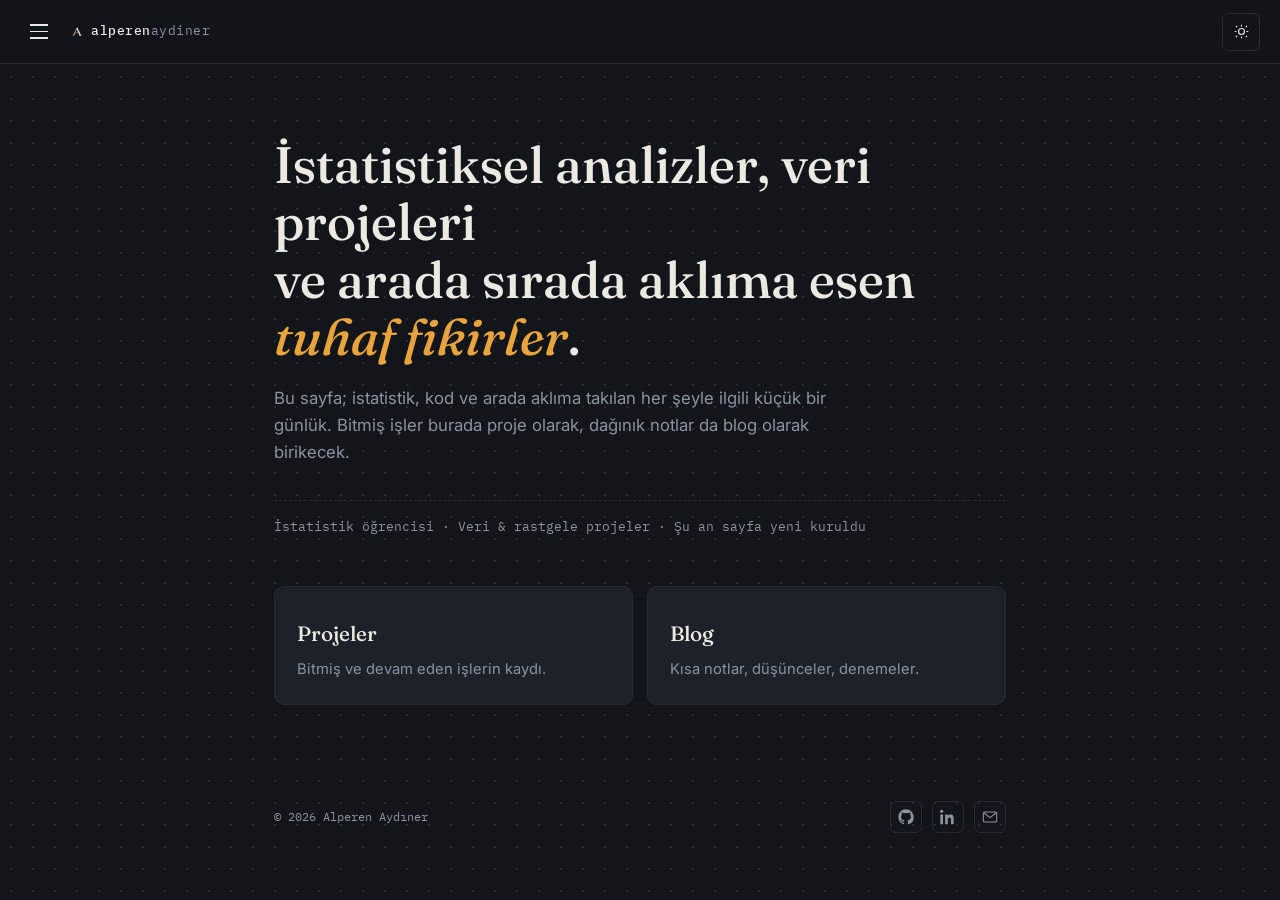
<file: index.html>
<!DOCTYPE html>
<html lang="tr">
<head>
<meta charset="UTF-8">
<meta name="viewport" content="width=device-width, initial-scale=1.0">
<title>alperenaydiner — veri günlüğü</title>
<meta name="description" content="Alperen Aydıner'in kişisel sitesi: projeler ve rastgele notlar.">
<link rel="icon" type="image/png" href="img/logo-light.png" media="(prefers-color-scheme: light)">
<link rel="icon" type="image/png" href="img/logo-dark.png" media="(prefers-color-scheme: dark)">
<link rel="apple-touch-icon" href="img/favicon.png">
<link rel="stylesheet" href="css/style.css">
</head>
<body>

<header class="site-header">
  <div class="header-left">
    <button class="menu-btn" aria-label="Menüyü aç" aria-expanded="false">
      <span></span><span></span><span></span>
    </button>
    <a class="wordmark" href="index.html">
      <img class="logo logo-dark" src="img/logo-dark.png" alt="" width="28" height="26">
      <img class="logo logo-light" src="img/logo-light.png" alt="" width="28" height="26">
      <span><strong>alperen</strong>aydiner</span>
    </a>
  </div>
  <button class="theme-btn" aria-label="Temayı değiştir">
    <svg class="icon-sun" viewBox="0 0 24 24" fill="none" stroke="currentColor" stroke-width="1.6"><circle cx="12" cy="12" r="4.2"/><path d="M12 2.5v2.4M12 19.1v2.4M4.2 4.2l1.7 1.7M18.1 18.1l1.7 1.7M2.5 12h2.4M19.1 12h2.4M4.2 19.8l1.7-1.7M18.1 5.9l1.7-1.7"/></svg>
    <svg class="icon-moon" viewBox="0 0 24 24" fill="none" stroke="currentColor" stroke-width="1.6"><path d="M20 14.5A8.5 8.5 0 1 1 9.5 4a7 7 0 0 0 10.5 10.5Z"/></svg>
  </button>
</header>

<div class="nav-overlay"></div>
<nav class="side-nav" aria-label="Site menüsü">
  <div class="side-nav-head">
    <button class="nav-close" aria-label="Menüyü kapat">&times;</button>
  </div>
  <ul class="nav-index">
    <li><a href="index.html" aria-current="page">Anasayfa</a></li>
    <li><a href="projects.html">Projeler</a></li>
    <li><a href="haberler.html">Haberler</a></li>
    <li><a href="blog.html">Blog</a></li>
    <li><a href="about.html">Hakkımda</a></li>
  </ul>
  <div class="side-nav-foot">
    <span class="label">İletişim</span>
    <div class="social-row">
      <a href="https://github.com/AlperenAydiner" aria-label="GitHub" target="_blank" rel="noopener">
        <svg viewBox="0 0 24 24" fill="currentColor"><path d="M12 .5C5.65.5.5 5.66.5 12.02c0 5.09 3.29 9.4 7.86 10.93.58.1.79-.25.79-.56 0-.28-.01-1.02-.02-2-3.2.7-3.88-1.54-3.88-1.54-.52-1.34-1.28-1.7-1.28-1.7-1.04-.72.08-.7.08-.7 1.16.08 1.77 1.19 1.77 1.19 1.03 1.77 2.7 1.26 3.36.96.1-.75.4-1.26.73-1.55-2.56-.29-5.25-1.28-5.25-5.7 0-1.26.45-2.29 1.19-3.1-.12-.29-.52-1.47.11-3.06 0 0 .97-.31 3.18 1.18a11 11 0 0 1 5.79 0c2.2-1.49 3.17-1.18 3.17-1.18.64 1.59.24 2.77.12 3.06.74.81 1.18 1.84 1.18 3.1 0 4.43-2.7 5.4-5.27 5.69.42.36.78 1.07.78 2.16 0 1.56-.01 2.82-.01 3.2 0 .31.2.67.8.56A10.53 10.53 0 0 0 23.5 12c0-6.35-5.15-11.5-11.5-11.5Z"/></svg>
      </a>
      <a href="https://www.linkedin.com/in/alperenaydiner/" aria-label="LinkedIn" target="_blank" rel="noopener">
        <svg viewBox="0 0 24 24" fill="currentColor"><path d="M4.98 3.5C4.98 4.88 3.87 6 2.5 6S0 4.88 0 3.5 1.12 1 2.5 1s2.48 1.12 2.48 2.5ZM.5 8.25h4V23h-4V8.25Zm7.5 0h3.84v2.02h.05c.53-1 1.85-2.06 3.8-2.06 4.06 0 4.81 2.67 4.81 6.15V23h-4v-6.75c0-1.61-.03-3.68-2.24-3.68-2.25 0-2.59 1.76-2.59 3.57V23h-4V8.25Z"/></svg>
      </a>
      <a href="mailto:aydineralperen0@gmail.com" aria-label="E-posta">
        <svg viewBox="0 0 24 24" fill="none" stroke="currentColor" stroke-width="1.6"><rect x="2" y="4.5" width="20" height="15" rx="2"/><path d="m3 6 9 7 9-7"/></svg>
      </a>
    </div>
  </div>
</nav>

<main class="page">
  <section class="hero">
    <h1>İstatistiksel analizler, veri projeleri<br>ve arada sırada aklıma esen <em>tuhaf fikirler</em>.</h1>
    <p class="lede">Bu sayfa; istatistik, kod ve arada aklıma takılan her şeyle ilgili küçük bir günlük. Bitmiş işler burada proje olarak, dağınık notlar da blog olarak birikecek.</p>
    <p class="meta-line">İstatistik öğrencisi · Veri &amp; rastgele projeler · Şu an sayfa yeni kuruldu</p>

    <div class="section-grid">
      <a class="section-card" href="projects.html">
        <h3>Projeler</h3>
        <p>Bitmiş ve devam eden işlerin kaydı.</p>
      </a>
      <a class="section-card" href="blog.html">
        <h3>Blog</h3>
        <p>Kısa notlar, düşünceler, denemeler.</p>
      </a>
    </div>
  </section>
</main>

<footer class="site-footer">
  <span>© 2026 Alperen Aydıner</span>
  <div class="social-row">
    <a href="https://github.com/AlperenAydiner" aria-label="GitHub" target="_blank" rel="noopener">
      <svg viewBox="0 0 24 24" fill="currentColor"><path d="M12 .5C5.65.5.5 5.66.5 12.02c0 5.09 3.29 9.4 7.86 10.93.58.1.79-.25.79-.56 0-.28-.01-1.02-.02-2-3.2.7-3.88-1.54-3.88-1.54-.52-1.34-1.28-1.7-1.28-1.7-1.04-.72.08-.7.08-.7 1.16.08 1.77 1.19 1.77 1.19 1.03 1.77 2.7 1.26 3.36.96.1-.75.4-1.26.73-1.55-2.56-.29-5.25-1.28-5.25-5.7 0-1.26.45-2.29 1.19-3.1-.12-.29-.52-1.47.11-3.06 0 0 .97-.31 3.18 1.18a11 11 0 0 1 5.79 0c2.2-1.49 3.17-1.18 3.17-1.18.64 1.59.24 2.77.12 3.06.74.81 1.18 1.84 1.18 3.1 0 4.43-2.7 5.4-5.27 5.69.42.36.78 1.07.78 2.16 0 1.56-.01 2.82-.01 3.2 0 .31.2.67.8.56A10.53 10.53 0 0 0 23.5 12c0-6.35-5.15-11.5-11.5-11.5Z"/></svg>
    </a>
    <a href="https://www.linkedin.com/in/alperenaydiner/" aria-label="LinkedIn" target="_blank" rel="noopener">
      <svg viewBox="0 0 24 24" fill="currentColor"><path d="M4.98 3.5C4.98 4.88 3.87 6 2.5 6S0 4.88 0 3.5 1.12 1 2.5 1s2.48 1.12 2.48 2.5ZM.5 8.25h4V23h-4V8.25Zm7.5 0h3.84v2.02h.05c.53-1 1.85-2.06 3.8-2.06 4.06 0 4.81 2.67 4.81 6.15V23h-4v-6.75c0-1.61-.03-3.68-2.24-3.68-2.25 0-2.59 1.76-2.59 3.57V23h-4V8.25Z"/></svg>
    </a>
    <a href="mailto:aydineralperen0@gmail.com" aria-label="E-posta">
      <svg viewBox="0 0 24 24" fill="none" stroke="currentColor" stroke-width="1.6"><rect x="2" y="4.5" width="20" height="15" rx="2"/><path d="m3 6 9 7 9-7"/></svg>
    </a>
  </div>
</footer>

<script src="js/script.js"></script>
</body>
</html>
</file>
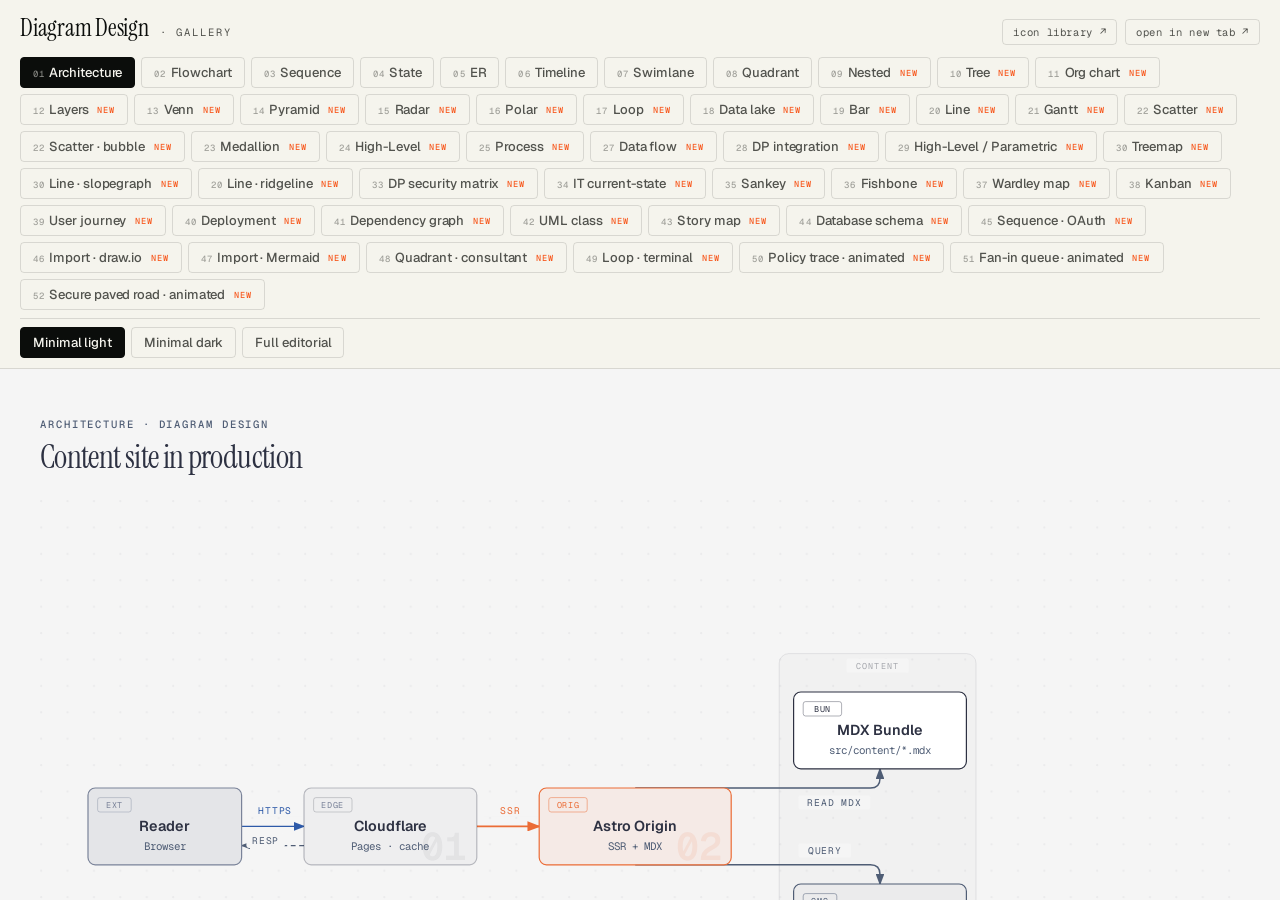
<file: .claude/skills/diagram-design/assets/index.html>
<!doctype html>
<html lang="en">
  <head>
    <meta charset="UTF-8" />
    <meta name="viewport" content="width=device-width, initial-scale=1.0" />
    <title>Diagram Design · Gallery</title>
    <link
      href="https://fonts.googleapis.com/css2?family=Instrument+Serif:ital@0;1&family=Geist:wght@400;500;600&family=Geist+Mono:wght@400;500;600&display=swap"
      rel="stylesheet"
    />
    <style>
      *,
      *::before,
      *::after {
        box-sizing: border-box;
        margin: 0;
        padding: 0;
      }
      :root {
        --paper: #f5f4ed;
        --paper-2: #efeee5;
        --ink: #0b0d0b;
        --muted: #52534e;
        --soft: #65655c;
        --rule: rgba(11, 13, 11, 0.12);
        --rule-strong: rgba(11, 13, 11, 0.25);
        --accent: #f7591f;
        --sans: "Geist", system-ui, sans-serif;
        --serif: "Instrument Serif", serif;
        --mono: "Geist Mono", ui-monospace, monospace;
      }
      html,
      body {
        height: 100%;
      }
      body {
        font-family: var(--sans);
        background: var(--paper);
        color: var(--ink);
        display: flex;
        flex-direction: column;
        overflow: hidden;
      }

      .topbar {
        padding: 1rem 1.25rem 0.625rem;
        border-bottom: 1px solid var(--rule);
        flex: 0 0 auto;
      }
      .title-row {
        display: flex;
        align-items: baseline;
        justify-content: space-between;
        margin-bottom: 0.75rem;
        gap: 1rem;
      }
      .title-row h1 {
        font-family: var(--serif);
        font-size: 1.5rem;
        font-weight: 400;
        letter-spacing: -0.01em;
        line-height: 1;
      }
      .title-row .meta {
        font-family: var(--mono);
        font-size: 0.66rem;
        letter-spacing: 0.18em;
        text-transform: uppercase;
        color: var(--muted);
      }
      .title-row .open-raw {
        font-family: var(--mono);
        font-size: 0.66rem;
        letter-spacing: 0.06em;
        color: var(--muted);
        text-decoration: none;
        padding: 0.3rem 0.625rem;
        border: 1px solid var(--rule);
        border-radius: 4px;
        transition:
          color 0.15s,
          border-color 0.15s;
      }
      .open-raw:hover {
        color: var(--accent);
        border-color: var(--accent);
      }

      .tabs {
        display: flex;
        flex-wrap: wrap;
        gap: 0.375rem;
        margin-bottom: 0.5rem;
      }
      .tabs.variants {
        margin-bottom: 0;
        padding-top: 0.5rem;
        border-top: 1px solid var(--rule);
      }
      .tab {
        font-family: var(--sans);
        font-size: 0.8125rem;
        font-weight: 500;
        padding: 0.375rem 0.75rem;
        background: transparent;
        color: var(--muted);
        border: 1px solid var(--rule);
        border-radius: 4px;
        cursor: pointer;
        transition: all 0.12s;
        letter-spacing: -0.005em;
      }
      .tab:hover {
        color: var(--ink);
        border-color: var(--rule-strong);
      }
      .tab:disabled {
        opacity: 0.35;
        cursor: not-allowed;
      }
      .tab.active {
        background: var(--ink);
        color: var(--paper);
        border-color: var(--ink);
      }
      .tab .eyebrow {
        display: inline-block;
        margin-right: 0.25rem;
        font-family: var(--mono);
        font-size: 0.56rem;
        letter-spacing: 0.12em;
        text-transform: uppercase;
        color: inherit;
        opacity: 0.5;
      }
      .tab.new::after {
        content: "NEW";
        display: inline-block;
        margin-left: 0.35rem;
        font-family: var(--mono);
        font-size: 0.54rem;
        letter-spacing: 0.12em;
        color: var(--accent);
        vertical-align: 1px;
      }
      .tab.active.new::after {
        color: var(--paper);
      }

      main {
        flex: 1 1 auto;
        position: relative;
        background: var(--paper-2);
        overflow: hidden;
      }
      iframe {
        position: absolute;
        inset: 0;
        width: 100%;
        height: 100%;
        border: 0;
        background: var(--paper);
        display: block;
      }

      @media (max-width: 640px) {
        #type-tabs {
          flex-wrap: nowrap;
          overflow-x: auto;
          overscroll-behavior-inline: contain;
          padding-bottom: 0.25rem;
          scrollbar-width: thin;
        }
        #type-tabs .tab {
          flex: 0 0 auto;
        }
      }
    </style>
  </head>
  <body>
    <header class="topbar">
      <div class="title-row">
        <h1>
          Diagram Design
          <span
            class="meta"
            style="
              font-family: var(--mono);
              font-size: 0.66rem;
              margin-left: 0.5rem;
            "
            >· gallery</span
          >
        </h1>
        <div style="display: flex; gap: 0.5rem">
          <a class="open-raw" href="icons.html" target="_blank" rel="noopener"
            >icon library ↗</a
          >
          <a
            class="open-raw"
            id="open-raw"
            href="#"
            target="_blank"
            rel="noopener"
            >open in new tab ↗</a
          >
        </div>
      </div>

      <div class="tabs" id="type-tabs" role="radiogroup" aria-label="Diagram type">
        <button class="tab active" data-type="architecture">
          <span class="eyebrow">01</span>Architecture
        </button>
        <button class="tab" data-type="flowchart">
          <span class="eyebrow">02</span>Flowchart
        </button>
        <button class="tab" data-type="sequence">
          <span class="eyebrow">03</span>Sequence
        </button>
        <button class="tab" data-type="state">
          <span class="eyebrow">04</span>State
        </button>
        <button class="tab" data-type="er">
          <span class="eyebrow">05</span>ER
        </button>
        <button class="tab" data-type="timeline">
          <span class="eyebrow">06</span>Timeline
        </button>
        <button class="tab" data-type="swimlane">
          <span class="eyebrow">07</span>Swimlane
        </button>
        <button class="tab" data-type="quadrant">
          <span class="eyebrow">08</span>Quadrant
        </button>
        <button class="tab new" data-type="nested">
          <span class="eyebrow">09</span>Nested
        </button>
        <button class="tab new" data-type="tree">
          <span class="eyebrow">10</span>Tree
        </button>
        <button class="tab new" data-type="org-chart">
          <span class="eyebrow">11</span>Org chart
        </button>
        <button class="tab new" data-type="layers">
          <span class="eyebrow">12</span>Layers
        </button>
        <button class="tab new" data-type="venn">
          <span class="eyebrow">13</span>Venn
        </button>
        <button class="tab new" data-type="pyramid">
          <span class="eyebrow">14</span>Pyramid
        </button>
        <button class="tab new" data-type="radar">
          <span class="eyebrow">15</span>Radar
        </button>
        <button class="tab new" data-type="polar">
          <span class="eyebrow">16</span>Polar
        </button>
        <button class="tab new" data-type="loop">
          <span class="eyebrow">17</span>Loop
        </button>
        <button class="tab new" data-type="datalake">
          <span class="eyebrow">18</span>Data lake
        </button>
        <button class="tab new" data-type="bar">
          <span class="eyebrow">19</span>Bar
        </button>
        <button class="tab new" data-type="line">
          <span class="eyebrow">20</span>Line
        </button>
        <button class="tab new" data-type="gantt">
          <span class="eyebrow">21</span>Gantt
        </button>
        <button class="tab new" data-type="scatter">
          <span class="eyebrow">22</span>Scatter
        </button>
        <button class="tab new" data-type="bubble">
          <span class="eyebrow">22</span>Scatter · bubble
        </button>
        <button class="tab new" data-type="medallion">
          <span class="eyebrow">23</span>Medallion
        </button>
        <button class="tab new" data-type="high-level">
          <span class="eyebrow">24</span>High-Level
        </button>
        <button class="tab new" data-type="process">
          <span class="eyebrow">25</span>Process
        </button>
        <button class="tab new" data-type="data-flow">
          <span class="eyebrow">27</span>Data flow
        </button>
        <button class="tab new" data-type="dp-integration">
          <span class="eyebrow">28</span>DP integration
        </button>
        <button class="tab new" data-type="high-level-vertical">
          <span class="eyebrow">29</span>High-Level / Parametric
        </button>
        <button class="tab new" data-type="treemap">
          <span class="eyebrow">30</span>Treemap
        </button>
        <button class="tab new" data-type="slopegraph">
          <span class="eyebrow">30</span>Line · slopegraph
        </button>
        <button class="tab new" data-type="ridgeline">
          <span class="eyebrow">20</span>Line · ridgeline
        </button>
        <button class="tab new" data-type="dp-security-matrix">
          <span class="eyebrow">33</span>DP security matrix
        </button>
        <button class="tab new" data-type="it-state">
          <span class="eyebrow">34</span>IT current-state
        </button>
        <button class="tab new" data-type="sankey">
          <span class="eyebrow">35</span>Sankey
        </button>
        <button class="tab new" data-type="fishbone">
          <span class="eyebrow">36</span>Fishbone
        </button>
        <button class="tab new" data-type="wardley">
          <span class="eyebrow">37</span>Wardley map
        </button>
        <button class="tab new" data-type="kanban">
          <span class="eyebrow">38</span>Kanban
        </button>
        <button class="tab new" data-type="journey">
          <span class="eyebrow">39</span>User journey
        </button>
        <button class="tab new" data-type="deployment">
          <span class="eyebrow">40</span>Deployment
        </button>
        <button class="tab new" data-type="dependency">
          <span class="eyebrow">41</span>Dependency graph
        </button>
        <button class="tab new" data-type="uml-class">
          <span class="eyebrow">42</span>UML class
        </button>
        <button class="tab new" data-type="story-map">
          <span class="eyebrow">43</span>Story map
        </button>
        <button class="tab new" data-type="db-schema">
          <span class="eyebrow">44</span>Database schema
        </button>
        <button class="tab new" data-type="sequence-oauth">
          <span class="eyebrow">45</span>Sequence · OAuth
        </button>
        <button class="tab new" data-type="import-drawio" data-single>
          <span class="eyebrow">46</span>Import · draw.io
        </button>
        <button class="tab new" data-type="import-mermaid" data-single>
          <span class="eyebrow">47</span>Import · Mermaid
        </button>
        <button class="tab new" data-type="quadrant-consultant" data-single>
          <span class="eyebrow">48</span>Quadrant · consultant
        </button>
        <button class="tab new" data-type="loop-terminal" data-single>
          <span class="eyebrow">49</span>Loop · terminal
        </button>
        <button class="tab new" data-type="policy-trace-animated" data-single>
          <span class="eyebrow">50</span>Policy trace · animated
        </button>
        <button class="tab new" data-type="queue-animated" data-single>
          <span class="eyebrow">51</span>Fan-in queue · animated
        </button>
        <button class="tab new" data-type="paved-road-animated" data-single>
          <span class="eyebrow">52</span>Secure paved road · animated
        </button>
      </div>

      <div
        class="tabs variants"
        id="variant-tabs"
        role="radiogroup"
        aria-label="Variant"
      >
        <button class="tab active" data-variant="">Minimal light</button>
        <button class="tab" data-variant="-dark">Minimal dark</button>
        <button class="tab" data-variant="-full">Full editorial</button>
      </div>
    </header>

    <main>
      <iframe
        id="preview"
        src="example-architecture.html"
        title="Preview"
      ></iframe>
    </main>

    <script>
      const state = { type: "architecture", variant: "" };
      const iframe = document.getElementById("preview");
      const openRaw = document.getElementById("open-raw");

      function update() {
        const activeType = [...document.querySelectorAll("#type-tabs .tab")].find(
          (tab) => tab.dataset.type === state.type,
        );
        const single = activeType && activeType.hasAttribute("data-single");
        const variantTabs = document.querySelectorAll("#variant-tabs .tab");
        if (single) state.variant = "";
        variantTabs.forEach((tab) => {
          tab.disabled = single && tab.dataset.variant !== "";
        });
        for (const [containerId, key] of [
          ["type-tabs", "type"],
          ["variant-tabs", "variant"],
        ]) {
          document.querySelectorAll(`#${containerId} .tab`).forEach((tab) => {
            const active = tab.dataset[key] === state[key];
            tab.classList.toggle("active", active);
            tab.setAttribute("aria-checked", String(active));
            tab.tabIndex = active ? 0 : -1;
          });
        }
        const src = `example-${state.type}${state.variant}.html`;
        iframe.src = src;
        openRaw.href = src;
        const selectedTabs = document.querySelectorAll('[role="radio"][aria-checked="true"]');
        iframe.setAttribute(
          "aria-labelledby",
          [...selectedTabs].map((tab) => tab.id).join(" "),
        );
      }

      function bindTabs(containerId, key) {
        const container = document.getElementById(containerId);
        const tabs = [...container.querySelectorAll(".tab")];
        tabs.forEach((tab, index) => {
          tab.id = `${containerId}-${index}`;
          tab.setAttribute("role", "radio");
          tab.setAttribute("aria-controls", "preview");
        });

        function activate(tab, focus = false) {
          state[key] = tab.dataset[key];
          update();
          if (focus) tab.focus();
        }

        container.addEventListener("click", (e) => {
          const btn = e.target.closest(".tab");
          if (!btn) return;
          activate(btn);
        });
        container.addEventListener("keydown", (e) => {
          const current = e.target.closest('[role="radio"]');
          if (!current || !container.contains(current)) return;
          const enabledTabs = tabs.filter((tab) => !tab.disabled);
          const index = enabledTabs.indexOf(current);
          let next;
          if (e.key === "ArrowRight" || e.key === "ArrowDown") {
            next = enabledTabs[(index + 1) % enabledTabs.length];
          }
          if (e.key === "ArrowLeft" || e.key === "ArrowUp") {
            next = enabledTabs[(index - 1 + enabledTabs.length) % enabledTabs.length];
          }
          if (e.key === "Home") next = enabledTabs[0];
          if (e.key === "End") next = enabledTabs.at(-1);
          if (!next) return;
          e.preventDefault();
          activate(next, true);
        });
      }

      bindTabs("type-tabs", "type");
      bindTabs("variant-tabs", "variant");
      update();
    </script>
  </body>
</html>
</file>
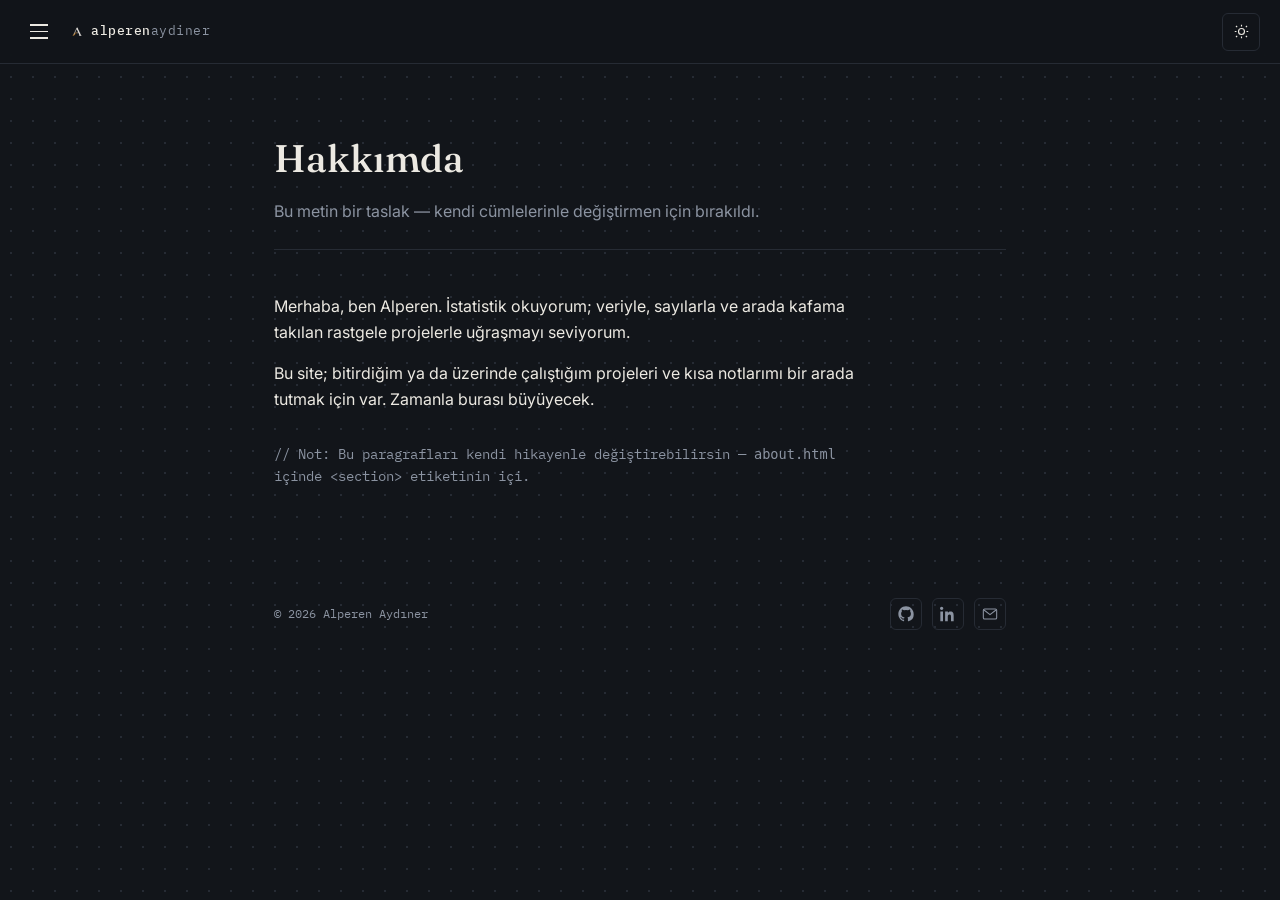
<file: about.html>
<!DOCTYPE html>
<html lang="tr">
<head>
<meta charset="UTF-8">
<meta name="viewport" content="width=device-width, initial-scale=1.0">
<title>Hakkımda — alperenaydiner</title>
<link rel="icon" type="image/png" href="img/logo-light.png" media="(prefers-color-scheme: light)">
<link rel="icon" type="image/png" href="img/logo-dark.png" media="(prefers-color-scheme: dark)">
<link rel="apple-touch-icon" href="img/favicon.png">
<link rel="stylesheet" href="css/style.css">
</head>
<body>

<header class="site-header">
  <div class="header-left">
    <button class="menu-btn" aria-label="Menüyü aç" aria-expanded="false">
      <span></span><span></span><span></span>
    </button>
    <a class="wordmark" href="index.html">
      <img class="logo logo-dark" src="img/logo-dark.png" alt="" width="28" height="26">
      <img class="logo logo-light" src="img/logo-light.png" alt="" width="28" height="26">
      <span><strong>alperen</strong>aydiner</span>
    </a>
  </div>
  <button class="theme-btn" aria-label="Temayı değiştir">
    <svg class="icon-sun" viewBox="0 0 24 24" fill="none" stroke="currentColor" stroke-width="1.6"><circle cx="12" cy="12" r="4.2"/><path d="M12 2.5v2.4M12 19.1v2.4M4.2 4.2l1.7 1.7M18.1 18.1l1.7 1.7M2.5 12h2.4M19.1 12h2.4M4.2 19.8l1.7-1.7M18.1 5.9l1.7-1.7"/></svg>
    <svg class="icon-moon" viewBox="0 0 24 24" fill="none" stroke="currentColor" stroke-width="1.6"><path d="M20 14.5A8.5 8.5 0 1 1 9.5 4a7 7 0 0 0 10.5 10.5Z"/></svg>
  </button>
</header>

<div class="nav-overlay"></div>
<nav class="side-nav" aria-label="Site menüsü">
  <div class="side-nav-head">
    <button class="nav-close" aria-label="Menüyü kapat">&times;</button>
  </div>
  <ul class="nav-index">
    <li><a href="index.html">Anasayfa</a></li>
    <li><a href="projects.html">Projeler</a></li>
    <li><a href="haberler.html">Haberler</a></li>
    <li><a href="blog.html">Blog</a></li>
    <li><a href="about.html" aria-current="page">Hakkımda</a></li>
  </ul>
  <div class="side-nav-foot">
    <span class="label">İletişim</span>
    <div class="social-row">
      <a href="https://github.com/AlperenAydiner" aria-label="GitHub" target="_blank" rel="noopener">
        <svg viewBox="0 0 24 24" fill="currentColor"><path d="M12 .5C5.65.5.5 5.66.5 12.02c0 5.09 3.29 9.4 7.86 10.93.58.1.79-.25.79-.56 0-.28-.01-1.02-.02-2-3.2.7-3.88-1.54-3.88-1.54-.52-1.34-1.28-1.7-1.28-1.7-1.04-.72.08-.7.08-.7 1.16.08 1.77 1.19 1.77 1.19 1.03 1.77 2.7 1.26 3.36.96.1-.75.4-1.26.73-1.55-2.56-.29-5.25-1.28-5.25-5.7 0-1.26.45-2.29 1.19-3.1-.12-.29-.52-1.47.11-3.06 0 0 .97-.31 3.18 1.18a11 11 0 0 1 5.79 0c2.2-1.49 3.17-1.18 3.17-1.18.64 1.59.24 2.77.12 3.06.74.81 1.18 1.84 1.18 3.1 0 4.43-2.7 5.4-5.27 5.69.42.36.78 1.07.78 2.16 0 1.56-.01 2.82-.01 3.2 0 .31.2.67.8.56A10.53 10.53 0 0 0 23.5 12c0-6.35-5.15-11.5-11.5-11.5Z"/></svg>
      </a>
      <a href="https://www.linkedin.com/in/alperenaydiner/" aria-label="LinkedIn" target="_blank" rel="noopener">
        <svg viewBox="0 0 24 24" fill="currentColor"><path d="M4.98 3.5C4.98 4.88 3.87 6 2.5 6S0 4.88 0 3.5 1.12 1 2.5 1s2.48 1.12 2.48 2.5ZM.5 8.25h4V23h-4V8.25Zm7.5 0h3.84v2.02h.05c.53-1 1.85-2.06 3.8-2.06 4.06 0 4.81 2.67 4.81 6.15V23h-4v-6.75c0-1.61-.03-3.68-2.24-3.68-2.25 0-2.59 1.76-2.59 3.57V23h-4V8.25Z"/></svg>
      </a>
      <a href="mailto:aydineralperen0@gmail.com" aria-label="E-posta">
        <svg viewBox="0 0 24 24" fill="none" stroke="currentColor" stroke-width="1.6"><rect x="2" y="4.5" width="20" height="15" rx="2"/><path d="m3 6 9 7 9-7"/></svg>
      </a>
    </div>
  </div>
</nav>

<main class="page">
  <div class="page-head">
    <h1>Hakkımda</h1>
    <p>Bu metin bir taslak — kendi cümlelerinle değiştirmen için bırakıldı.</p>
  </div>

  <section style="max-width:60ch;">
    <p>Merhaba, ben Alperen. İstatistik okuyorum; veriyle, sayılarla ve arada kafama takılan rastgele projelerle uğraşmayı seviyorum.</p>
    <p>Bu site; bitirdiğim ya da üzerinde çalıştığım projeleri ve kısa notlarımı bir arada tutmak için var. Zamanla burası büyüyecek.</p>
    <p style="color:var(--fg-muted); font-family:var(--font-mono); font-size:.85rem; margin-top:32px;">
      // Not: Bu paragrafları kendi hikayenle değiştirebilirsin — <code>about.html</code> içinde &lt;section&gt; etiketinin içi.
    </p>
  </section>
</main>

<footer class="site-footer">
  <span>© 2026 Alperen Aydıner</span>
  <div class="social-row">
    <a href="https://github.com/AlperenAydiner" aria-label="GitHub" target="_blank" rel="noopener">
      <svg viewBox="0 0 24 24" fill="currentColor"><path d="M12 .5C5.65.5.5 5.66.5 12.02c0 5.09 3.29 9.4 7.86 10.93.58.1.79-.25.79-.56 0-.28-.01-1.02-.02-2-3.2.7-3.88-1.54-3.88-1.54-.52-1.34-1.28-1.7-1.28-1.7-1.04-.72.08-.7.08-.7 1.16.08 1.77 1.19 1.77 1.19 1.03 1.77 2.7 1.26 3.36.96.1-.75.4-1.26.73-1.55-2.56-.29-5.25-1.28-5.25-5.7 0-1.26.45-2.29 1.19-3.1-.12-.29-.52-1.47.11-3.06 0 0 .97-.31 3.18 1.18a11 11 0 0 1 5.79 0c2.2-1.49 3.17-1.18 3.17-1.18.64 1.59.24 2.77.12 3.06.74.81 1.18 1.84 1.18 3.1 0 4.43-2.7 5.4-5.27 5.69.42.36.78 1.07.78 2.16 0 1.56-.01 2.82-.01 3.2 0 .31.2.67.8.56A10.53 10.53 0 0 0 23.5 12c0-6.35-5.15-11.5-11.5-11.5Z"/></svg>
    </a>
    <a href="https://www.linkedin.com/in/alperenaydiner/" aria-label="LinkedIn" target="_blank" rel="noopener">
      <svg viewBox="0 0 24 24" fill="currentColor"><path d="M4.98 3.5C4.98 4.88 3.87 6 2.5 6S0 4.88 0 3.5 1.12 1 2.5 1s2.48 1.12 2.48 2.5ZM.5 8.25h4V23h-4V8.25Zm7.5 0h3.84v2.02h.05c.53-1 1.85-2.06 3.8-2.06 4.06 0 4.81 2.67 4.81 6.15V23h-4v-6.75c0-1.61-.03-3.68-2.24-3.68-2.25 0-2.59 1.76-2.59 3.57V23h-4V8.25Z"/></svg>
    </a>
    <a href="mailto:aydineralperen0@gmail.com" aria-label="E-posta">
      <svg viewBox="0 0 24 24" fill="none" stroke="currentColor" stroke-width="1.6"><rect x="2" y="4.5" width="20" height="15" rx="2"/><path d="m3 6 9 7 9-7"/></svg>
    </a>
  </div>
</footer>

<script src="js/script.js"></script>
</body>
</html>
</file>
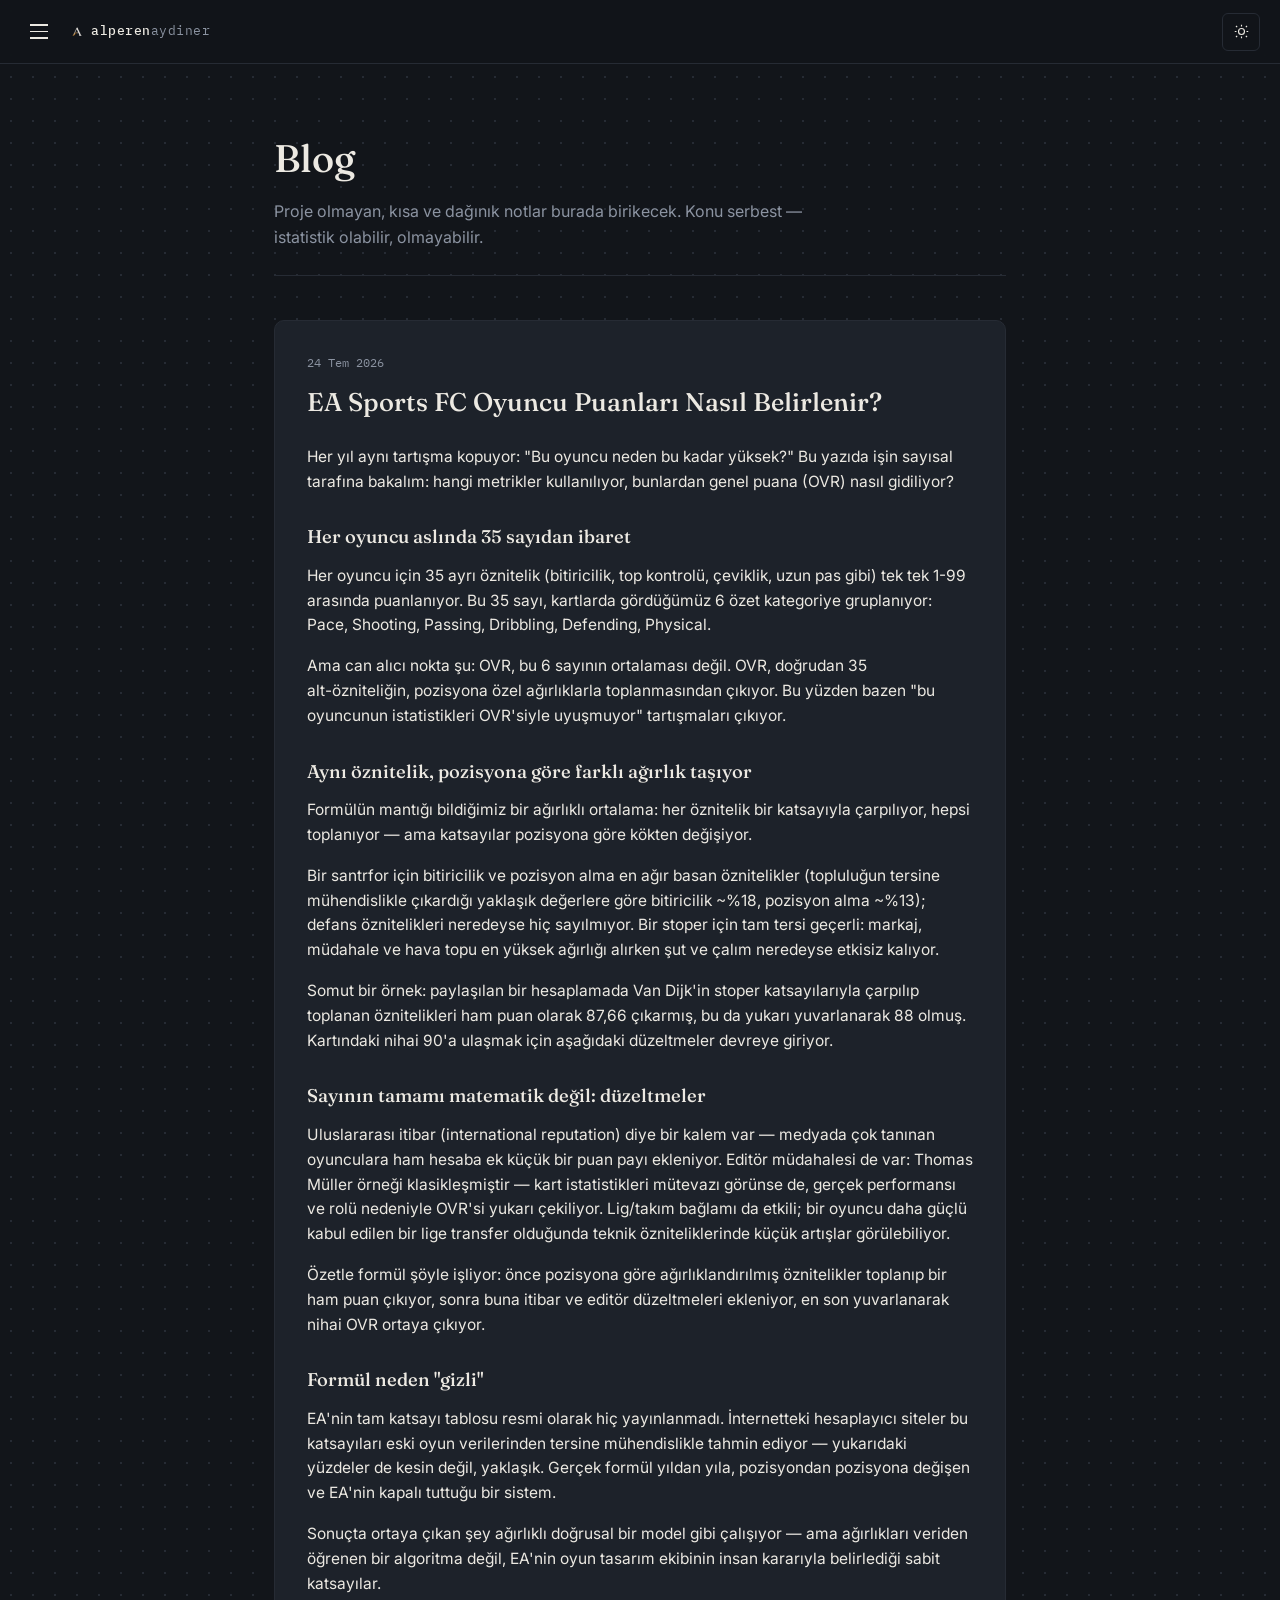
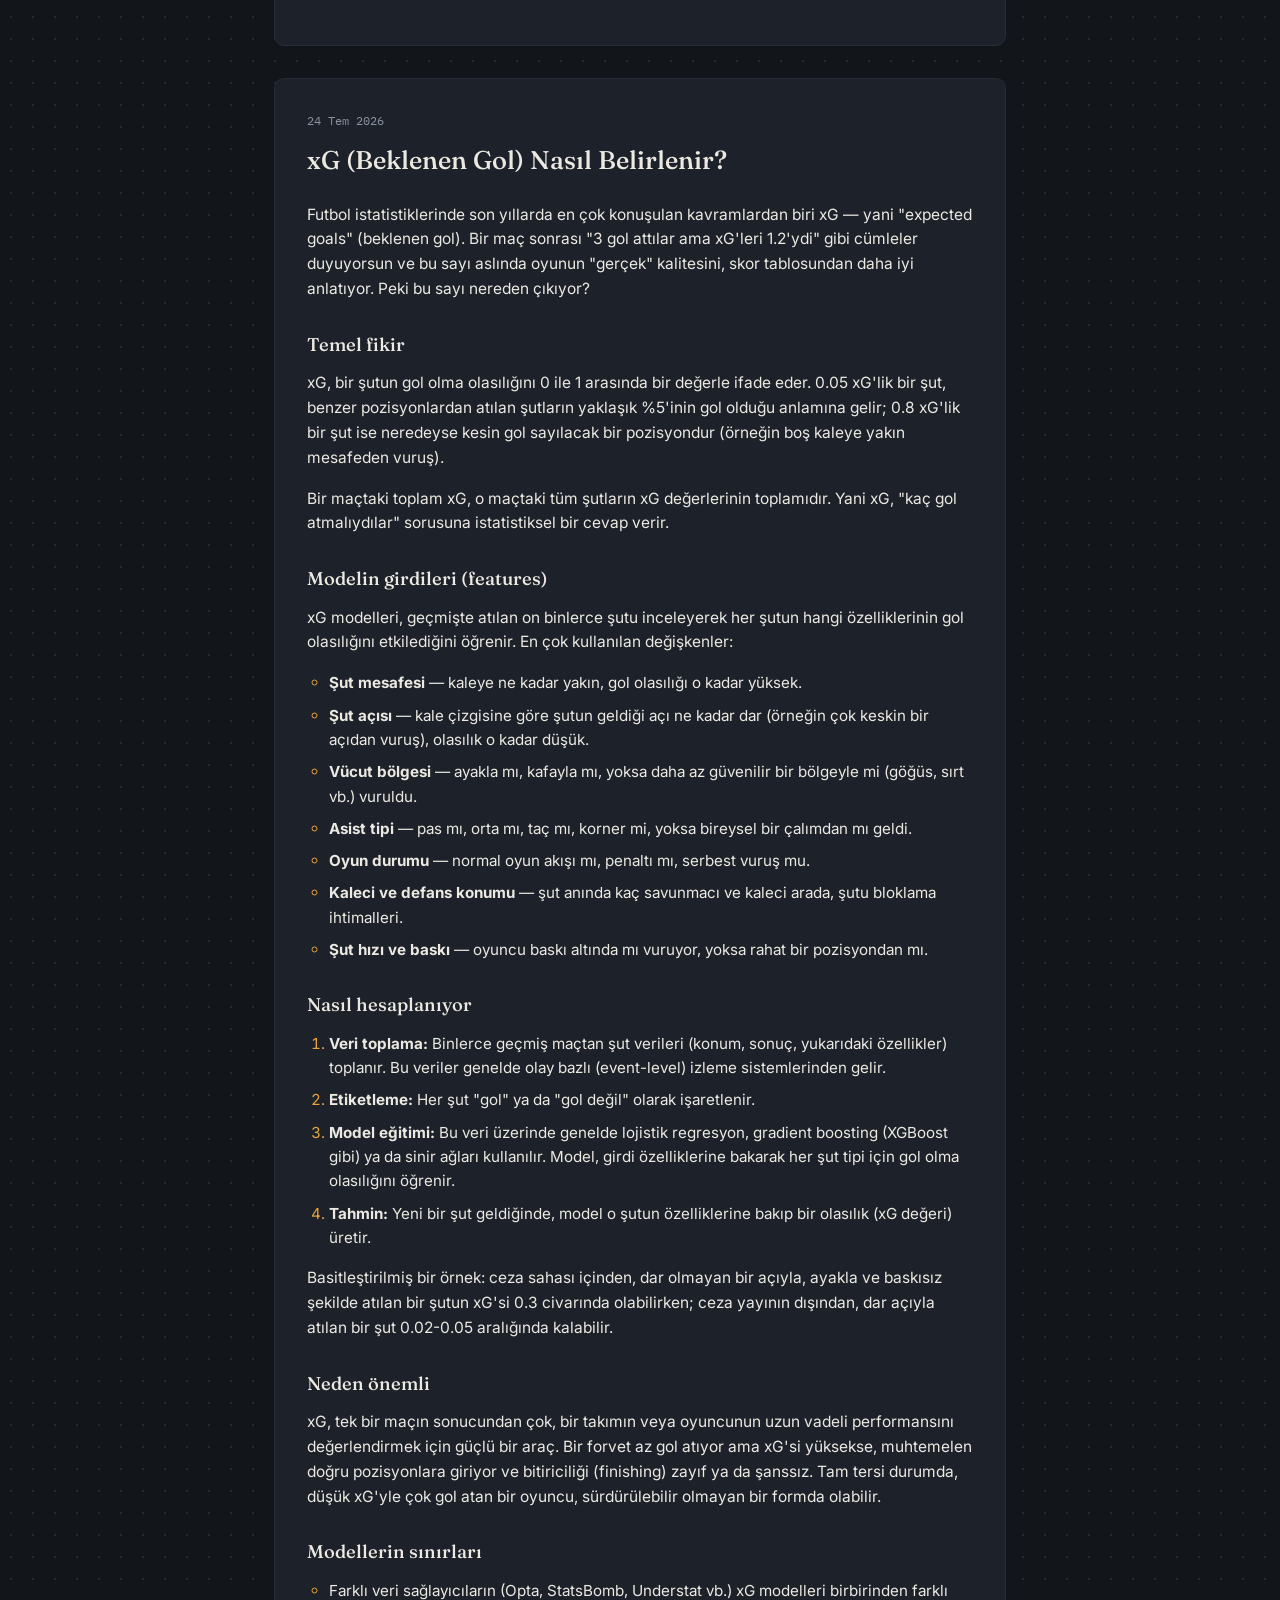
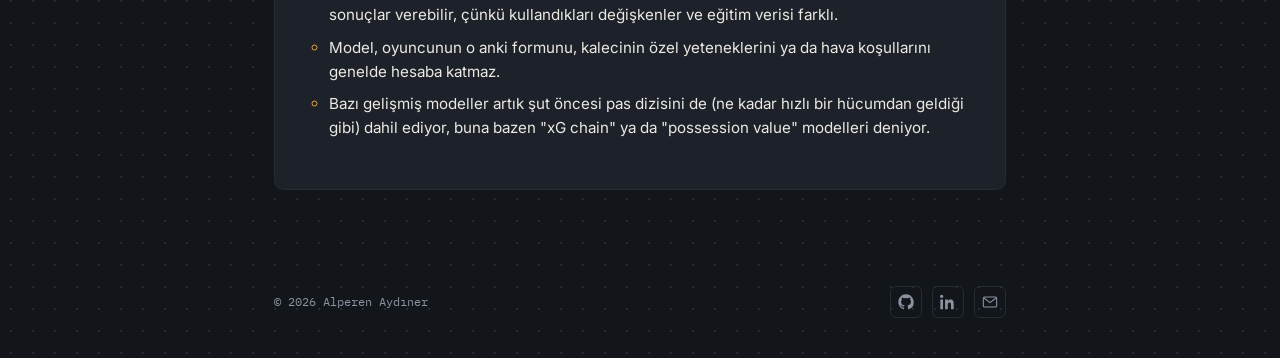
<file: blog.html>
<!DOCTYPE html>
<html lang="tr">
<head>
<meta charset="UTF-8">
<meta name="viewport" content="width=device-width, initial-scale=1.0">
<title>Blog — alperenaydiner</title>
<link rel="icon" type="image/png" href="img/logo-light.png" media="(prefers-color-scheme: light)">
<link rel="icon" type="image/png" href="img/logo-dark.png" media="(prefers-color-scheme: dark)">
<link rel="apple-touch-icon" href="img/favicon.png">
<link rel="stylesheet" href="css/style.css">
</head>
<body>

<header class="site-header">
  <div class="header-left">
    <button class="menu-btn" aria-label="Menüyü aç" aria-expanded="false">
      <span></span><span></span><span></span>
    </button>
    <a class="wordmark" href="index.html">
      <img class="logo logo-dark" src="img/logo-dark.png" alt="" width="28" height="26">
      <img class="logo logo-light" src="img/logo-light.png" alt="" width="28" height="26">
      <span><strong>alperen</strong>aydiner</span>
    </a>
  </div>
  <button class="theme-btn" aria-label="Temayı değiştir">
    <svg class="icon-sun" viewBox="0 0 24 24" fill="none" stroke="currentColor" stroke-width="1.6"><circle cx="12" cy="12" r="4.2"/><path d="M12 2.5v2.4M12 19.1v2.4M4.2 4.2l1.7 1.7M18.1 18.1l1.7 1.7M2.5 12h2.4M19.1 12h2.4M4.2 19.8l1.7-1.7M18.1 5.9l1.7-1.7"/></svg>
    <svg class="icon-moon" viewBox="0 0 24 24" fill="none" stroke="currentColor" stroke-width="1.6"><path d="M20 14.5A8.5 8.5 0 1 1 9.5 4a7 7 0 0 0 10.5 10.5Z"/></svg>
  </button>
</header>

<div class="nav-overlay"></div>
<nav class="side-nav" aria-label="Site menüsü">
  <div class="side-nav-head">
    <button class="nav-close" aria-label="Menüyü kapat">&times;</button>
  </div>
  <ul class="nav-index">
    <li><a href="index.html">Anasayfa</a></li>
    <li><a href="projects.html">Projeler</a></li>
    <li><a href="haberler.html">Haberler</a></li>
    <li><a href="blog.html" aria-current="page">Blog</a></li>
    <li><a href="about.html">Hakkımda</a></li>
  </ul>
  <div class="side-nav-foot">
    <span class="label">İletişim</span>
    <div class="social-row">
      <a href="https://github.com/AlperenAydiner" aria-label="GitHub" target="_blank" rel="noopener">
        <svg viewBox="0 0 24 24" fill="currentColor"><path d="M12 .5C5.65.5.5 5.66.5 12.02c0 5.09 3.29 9.4 7.86 10.93.58.1.79-.25.79-.56 0-.28-.01-1.02-.02-2-3.2.7-3.88-1.54-3.88-1.54-.52-1.34-1.28-1.7-1.28-1.7-1.04-.72.08-.7.08-.7 1.16.08 1.77 1.19 1.77 1.19 1.03 1.77 2.7 1.26 3.36.96.1-.75.4-1.26.73-1.55-2.56-.29-5.25-1.28-5.25-5.7 0-1.26.45-2.29 1.19-3.1-.12-.29-.52-1.47.11-3.06 0 0 .97-.31 3.18 1.18a11 11 0 0 1 5.79 0c2.2-1.49 3.17-1.18 3.17-1.18.64 1.59.24 2.77.12 3.06.74.81 1.18 1.84 1.18 3.1 0 4.43-2.7 5.4-5.27 5.69.42.36.78 1.07.78 2.16 0 1.56-.01 2.82-.01 3.2 0 .31.2.67.8.56A10.53 10.53 0 0 0 23.5 12c0-6.35-5.15-11.5-11.5-11.5Z"/></svg>
      </a>
      <a href="https://www.linkedin.com/in/alperenaydiner/" aria-label="LinkedIn" target="_blank" rel="noopener">
        <svg viewBox="0 0 24 24" fill="currentColor"><path d="M4.98 3.5C4.98 4.88 3.87 6 2.5 6S0 4.88 0 3.5 1.12 1 2.5 1s2.48 1.12 2.48 2.5ZM.5 8.25h4V23h-4V8.25Zm7.5 0h3.84v2.02h.05c.53-1 1.85-2.06 3.8-2.06 4.06 0 4.81 2.67 4.81 6.15V23h-4v-6.75c0-1.61-.03-3.68-2.24-3.68-2.25 0-2.59 1.76-2.59 3.57V23h-4V8.25Z"/></svg>
      </a>
      <a href="mailto:aydineralperen0@gmail.com" aria-label="E-posta">
        <svg viewBox="0 0 24 24" fill="none" stroke="currentColor" stroke-width="1.6"><rect x="2" y="4.5" width="20" height="15" rx="2"/><path d="m3 6 9 7 9-7"/></svg>
      </a>
    </div>
  </div>
</nav>

<main class="page">
  <div class="page-head">
    <h1>Blog</h1>
    <p>Proje olmayan, kısa ve dağınık notlar burada birikecek. Konu serbest — istatistik olabilir, olmayabilir.</p>
  </div>

  <ul class="post-list">
    <li class="post">
      <div class="post-meta">
        <span class="post-date">24 Tem 2026</span>
      </div>
      <h2>EA Sports FC Oyuncu Puanları Nasıl Belirlenir?</h2>
      <div class="post-body">
        <p>Her yıl aynı tartışma kopuyor: "Bu oyuncu neden bu kadar yüksek?" Bu yazıda işin sayısal tarafına bakalım: hangi metrikler kullanılıyor, bunlardan genel puana (OVR) nasıl gidiliyor?</p>

        <h3>Her oyuncu aslında 35 sayıdan ibaret</h3>
        <p>Her oyuncu için 35 ayrı öznitelik (bitiricilik, top kontrolü, çeviklik, uzun pas gibi) tek tek 1-99 arasında puanlanıyor. Bu 35 sayı, kartlarda gördüğümüz 6 özet kategoriye gruplanıyor: Pace, Shooting, Passing, Dribbling, Defending, Physical.</p>
        <p>Ama can alıcı nokta şu: OVR, bu 6 sayının ortalaması değil. OVR, doğrudan 35 alt-özniteliğin, pozisyona özel ağırlıklarla toplanmasından çıkıyor. Bu yüzden bazen "bu oyuncunun istatistikleri OVR'siyle uyuşmuyor" tartışmaları çıkıyor.</p>

        <h3>Aynı öznitelik, pozisyona göre farklı ağırlık taşıyor</h3>
        <p>Formülün mantığı bildiğimiz bir ağırlıklı ortalama: her öznitelik bir katsayıyla çarpılıyor, hepsi toplanıyor — ama katsayılar pozisyona göre kökten değişiyor.</p>
        <p>Bir santrfor için bitiricilik ve pozisyon alma en ağır basan öznitelikler (topluluğun tersine mühendislikle çıkardığı yaklaşık değerlere göre bitiricilik ~%18, pozisyon alma ~%13); defans öznitelikleri neredeyse hiç sayılmıyor. Bir stoper için tam tersi geçerli: markaj, müdahale ve hava topu en yüksek ağırlığı alırken şut ve çalım neredeyse etkisiz kalıyor.</p>
        <p>Somut bir örnek: paylaşılan bir hesaplamada Van Dijk'in stoper katsayılarıyla çarpılıp toplanan öznitelikleri ham puan olarak 87,66 çıkarmış, bu da yukarı yuvarlanarak 88 olmuş. Kartındaki nihai 90'a ulaşmak için aşağıdaki düzeltmeler devreye giriyor.</p>

        <h3>Sayının tamamı matematik değil: düzeltmeler</h3>
        <p>Uluslararası itibar (international reputation) diye bir kalem var — medyada çok tanınan oyunculara ham hesaba ek küçük bir puan payı ekleniyor. Editör müdahalesi de var: Thomas Müller örneği klasikleşmiştir — kart istatistikleri mütevazı görünse de, gerçek performansı ve rolü nedeniyle OVR'si yukarı çekiliyor. Lig/takım bağlamı da etkili; bir oyuncu daha güçlü kabul edilen bir lige transfer olduğunda teknik özniteliklerinde küçük artışlar görülebiliyor.</p>
        <p>Özetle formül şöyle işliyor: önce pozisyona göre ağırlıklandırılmış öznitelikler toplanıp bir ham puan çıkıyor, sonra buna itibar ve editör düzeltmeleri ekleniyor, en son yuvarlanarak nihai OVR ortaya çıkıyor.</p>

        <h3>Formül neden "gizli"</h3>
        <p>EA'nin tam katsayı tablosu resmi olarak hiç yayınlanmadı. İnternetteki hesaplayıcı siteler bu katsayıları eski oyun verilerinden tersine mühendislikle tahmin ediyor — yukarıdaki yüzdeler de kesin değil, yaklaşık. Gerçek formül yıldan yıla, pozisyondan pozisyona değişen ve EA'nin kapalı tuttuğu bir sistem.</p>
        <p>Sonuçta ortaya çıkan şey ağırlıklı doğrusal bir model gibi çalışıyor — ama ağırlıkları veriden öğrenen bir algoritma değil, EA'nin oyun tasarım ekibinin insan kararıyla belirlediği sabit katsayılar.</p>
      </div>
    </li>
    <li class="post">
      <div class="post-meta">
        <span class="post-date">24 Tem 2026</span>
      </div>
      <h2>xG (Beklenen Gol) Nasıl Belirlenir?</h2>
      <div class="post-body">
        <p>Futbol istatistiklerinde son yıllarda en çok konuşulan kavramlardan biri xG — yani "expected goals" (beklenen gol). Bir maç sonrası "3 gol attılar ama xG'leri 1.2'ydi" gibi cümleler duyuyorsun ve bu sayı aslında oyunun "gerçek" kalitesini, skor tablosundan daha iyi anlatıyor. Peki bu sayı nereden çıkıyor?</p>

        <h3>Temel fikir</h3>
        <p>xG, bir şutun gol olma olasılığını 0 ile 1 arasında bir değerle ifade eder. 0.05 xG'lik bir şut, benzer pozisyonlardan atılan şutların yaklaşık %5'inin gol olduğu anlamına gelir; 0.8 xG'lik bir şut ise neredeyse kesin gol sayılacak bir pozisyondur (örneğin boş kaleye yakın mesafeden vuruş).</p>
        <p>Bir maçtaki toplam xG, o maçtaki tüm şutların xG değerlerinin toplamıdır. Yani xG, "kaç gol atmalıydılar" sorusuna istatistiksel bir cevap verir.</p>

        <h3>Modelin girdileri (features)</h3>
        <p>xG modelleri, geçmişte atılan on binlerce şutu inceleyerek her şutun hangi özelliklerinin gol olasılığını etkilediğini öğrenir. En çok kullanılan değişkenler:</p>
        <ul>
          <li><strong>Şut mesafesi</strong> — kaleye ne kadar yakın, gol olasılığı o kadar yüksek.</li>
          <li><strong>Şut açısı</strong> — kale çizgisine göre şutun geldiği açı ne kadar dar (örneğin çok keskin bir açıdan vuruş), olasılık o kadar düşük.</li>
          <li><strong>Vücut bölgesi</strong> — ayakla mı, kafayla mı, yoksa daha az güvenilir bir bölgeyle mi (göğüs, sırt vb.) vuruldu.</li>
          <li><strong>Asist tipi</strong> — pas mı, orta mı, taç mı, korner mi, yoksa bireysel bir çalımdan mı geldi.</li>
          <li><strong>Oyun durumu</strong> — normal oyun akışı mı, penaltı mı, serbest vuruş mu.</li>
          <li><strong>Kaleci ve defans konumu</strong> — şut anında kaç savunmacı ve kaleci arada, şutu bloklama ihtimalleri.</li>
          <li><strong>Şut hızı ve baskı</strong> — oyuncu baskı altında mı vuruyor, yoksa rahat bir pozisyondan mı.</li>
        </ul>

        <h3>Nasıl hesaplanıyor</h3>
        <ol>
          <li><strong>Veri toplama:</strong> Binlerce geçmiş maçtan şut verileri (konum, sonuç, yukarıdaki özellikler) toplanır. Bu veriler genelde olay bazlı (event-level) izleme sistemlerinden gelir.</li>
          <li><strong>Etiketleme:</strong> Her şut "gol" ya da "gol değil" olarak işaretlenir.</li>
          <li><strong>Model eğitimi:</strong> Bu veri üzerinde genelde lojistik regresyon, gradient boosting (XGBoost gibi) ya da sinir ağları kullanılır. Model, girdi özelliklerine bakarak her şut tipi için gol olma olasılığını öğrenir.</li>
          <li><strong>Tahmin:</strong> Yeni bir şut geldiğinde, model o şutun özelliklerine bakıp bir olasılık (xG değeri) üretir.</li>
        </ol>
        <p>Basitleştirilmiş bir örnek: ceza sahası içinden, dar olmayan bir açıyla, ayakla ve baskısız şekilde atılan bir şutun xG'si 0.3 civarında olabilirken; ceza yayının dışından, dar açıyla atılan bir şut 0.02-0.05 aralığında kalabilir.</p>

        <h3>Neden önemli</h3>
        <p>xG, tek bir maçın sonucundan çok, bir takımın veya oyuncunun uzun vadeli performansını değerlendirmek için güçlü bir araç. Bir forvet az gol atıyor ama xG'si yüksekse, muhtemelen doğru pozisyonlara giriyor ve bitiriciliği (finishing) zayıf ya da şanssız. Tam tersi durumda, düşük xG'yle çok gol atan bir oyuncu, sürdürülebilir olmayan bir formda olabilir.</p>

        <h3>Modellerin sınırları</h3>
        <ul>
          <li>Farklı veri sağlayıcıların (Opta, StatsBomb, Understat vb.) xG modelleri birbirinden farklı sonuçlar verebilir, çünkü kullandıkları değişkenler ve eğitim verisi farklı.</li>
          <li>Model, oyuncunun o anki formunu, kalecinin özel yeteneklerini ya da hava koşullarını genelde hesaba katmaz.</li>
          <li>Bazı gelişmiş modeller artık şut öncesi pas dizisini de (ne kadar hızlı bir hücumdan geldiği gibi) dahil ediyor, buna bazen "xG chain" ya da "possession value" modelleri deniyor.</li>
        </ul>
      </div>
    </li>
  </ul>
</main>

<footer class="site-footer">
  <span>© 2026 Alperen Aydıner</span>
  <div class="social-row">
    <a href="https://github.com/AlperenAydiner" aria-label="GitHub" target="_blank" rel="noopener">
      <svg viewBox="0 0 24 24" fill="currentColor"><path d="M12 .5C5.65.5.5 5.66.5 12.02c0 5.09 3.29 9.4 7.86 10.93.58.1.79-.25.79-.56 0-.28-.01-1.02-.02-2-3.2.7-3.88-1.54-3.88-1.54-.52-1.34-1.28-1.7-1.28-1.7-1.04-.72.08-.7.08-.7 1.16.08 1.77 1.19 1.77 1.19 1.03 1.77 2.7 1.26 3.36.96.1-.75.4-1.26.73-1.55-2.56-.29-5.25-1.28-5.25-5.7 0-1.26.45-2.29 1.19-3.1-.12-.29-.52-1.47.11-3.06 0 0 .97-.31 3.18 1.18a11 11 0 0 1 5.79 0c2.2-1.49 3.17-1.18 3.17-1.18.64 1.59.24 2.77.12 3.06.74.81 1.18 1.84 1.18 3.1 0 4.43-2.7 5.4-5.27 5.69.42.36.78 1.07.78 2.16 0 1.56-.01 2.82-.01 3.2 0 .31.2.67.8.56A10.53 10.53 0 0 0 23.5 12c0-6.35-5.15-11.5-11.5-11.5Z"/></svg>
    </a>
    <a href="https://www.linkedin.com/in/alperenaydiner/" aria-label="LinkedIn" target="_blank" rel="noopener">
      <svg viewBox="0 0 24 24" fill="currentColor"><path d="M4.98 3.5C4.98 4.88 3.87 6 2.5 6S0 4.88 0 3.5 1.12 1 2.5 1s2.48 1.12 2.48 2.5ZM.5 8.25h4V23h-4V8.25Zm7.5 0h3.84v2.02h.05c.53-1 1.85-2.06 3.8-2.06 4.06 0 4.81 2.67 4.81 6.15V23h-4v-6.75c0-1.61-.03-3.68-2.24-3.68-2.25 0-2.59 1.76-2.59 3.57V23h-4V8.25Z"/></svg>
    </a>
    <a href="mailto:aydineralperen0@gmail.com" aria-label="E-posta">
      <svg viewBox="0 0 24 24" fill="none" stroke="currentColor" stroke-width="1.6"><rect x="2" y="4.5" width="20" height="15" rx="2"/><path d="m3 6 9 7 9-7"/></svg>
    </a>
  </div>
</footer>

<script src="js/script.js"></script>
</body>
</html>
</file>
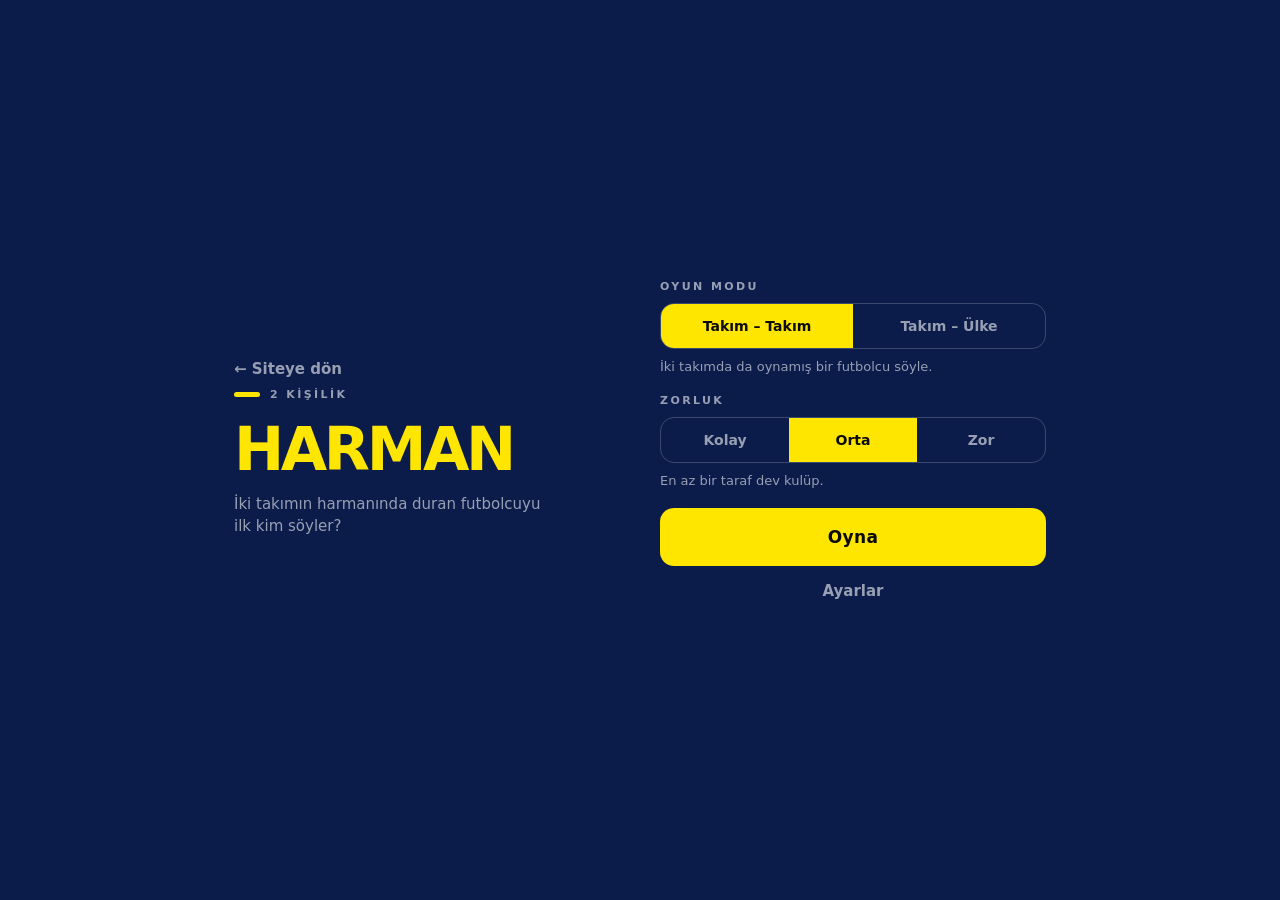
<file: harman.html>
<!DOCTYPE html>
<html lang="tr">
<head>
<meta charset="utf-8">
<meta name="viewport" content="width=device-width, initial-scale=1, viewport-fit=cover, maximum-scale=1, user-scalable=no">
<title>HARMAN — iki takımın ortak oyuncusu</title>
<meta name="description" content="İki kişilik sözlü futbol oyunu. İki takımda da oynamış futbolcuyu ilk kim söyler?">
<style>
  :root{
    --bg:#0B1B4A; --accent:#FFE600; --on-accent:#0B0B0B; --text:#fff;
    --muted:rgba(255,255,255,.58); --line:rgba(255,255,255,.20);
    --line-soft:rgba(255,255,255,.10); --signal:#FF4D2E;
    --pad:20px; --p:100%;
  }
  :root{color-scheme:dark}
  *{box-sizing:border-box;-webkit-tap-highlight-color:transparent;touch-action:manipulation}
  html{margin:0;padding:0;height:100%;background:var(--bg,#0B1B4A);touch-action:manipulation}
  body{
    margin:0;padding:0;min-height:100%;
    background:var(--bg,#0B1B4A); color:var(--text,#fff);
    font-family:system-ui,-apple-system,"Segoe UI",Roboto,sans-serif;
    transition:background .3s; overflow:hidden;
    -webkit-user-select:none; user-select:none;
    touch-action:manipulation;
  }
  #app{height:100vh;height:100dvh;min-height:480px;max-width:900px;margin:0 auto;
       position:relative;overflow:hidden;background:var(--bg,#0B1B4A);color:var(--text,#fff)}
  button{font-family:inherit;cursor:pointer}

  .pad{min-height:100%;background:var(--bg,#0B1B4A);
       padding:calc(28px + env(safe-area-inset-top)) var(--pad) calc(24px + env(safe-area-inset-bottom));
       display:flex;flex-direction:column;overflow-y:auto;-webkit-overflow-scrolling:touch}
  .grow{flex:1 0 auto;display:flex;flex-direction:column;justify-content:center}
  .home-split{display:flex;flex-direction:column;flex:1 0 auto}
  .eyebrow{font-size:11px;font-weight:800;letter-spacing:2.4px;text-transform:uppercase;color:var(--muted)}
  .hint{color:var(--muted);font-size:13px;line-height:19px;margin-top:8px}
  .link{background:none;border:0;color:var(--muted);font-size:15px;font-weight:700;padding:0;text-decoration:none;display:inline-block}

  .btn{width:100%;height:58px;border:0;border-radius:14px;background:var(--accent);color:var(--on-accent);
       font-size:17px;font-weight:800;letter-spacing:.4px}
  .btn.ghost{background:transparent;color:var(--text);border:1.5px solid var(--line)}
  .btn:active{opacity:.78;transform:scale(.99)}

  .seg{display:flex;border:1.5px solid var(--line);border-radius:14px;overflow:hidden}
  .seg button{flex:1;padding:14px 4px;border:0;background:transparent;color:var(--muted);font-size:14px;font-weight:800}
  .seg button.on{background:var(--accent);color:var(--on-accent)}

  .brand{font-size:74px;line-height:1;font-weight:800;letter-spacing:-3.4px;color:var(--accent)}
  .tag{color:var(--muted);font-size:15px;line-height:22px;margin-top:14px;max-width:320px}
  .dash{width:26px;height:5px;border-radius:3px;background:var(--accent);margin-right:10px}

  .field{display:flex;align-items:center;border-bottom:1.5px solid var(--line);margin-bottom:18px}
  .field span{width:24px;height:24px;border-radius:12px;background:var(--accent);color:var(--bg);
              display:flex;align-items:center;justify-content:center;font-size:13px;font-weight:800;margin-right:12px;flex:none}
  .field input{flex:1;background:none;border:0;outline:none;color:var(--text);font-size:22px;font-weight:800;padding:12px 0;min-width:0}

  .row{display:flex;align-items:center;justify-content:space-between}
  .step{width:50px;height:50px;border-radius:14px;border:1.5px solid var(--line);background:none;color:var(--text);font-size:24px;font-weight:800}
  .stepval{font-size:28px;font-weight:800;letter-spacing:-.6px}
  .stepval i{color:var(--muted);font-size:14px;font-weight:600;font-style:normal}
  .rule{height:1px;background:var(--line)}

  .themes{display:flex;flex-wrap:wrap;margin-top:12px}
  .swatch{width:33.33%;padding:8px;background:none;border:1.5px solid var(--line);border-radius:14px}
  .swatch.on{border-width:2.5px;border-color:var(--accent)}
  .swatch .bars{display:flex;height:40px;border-radius:10px;overflow:hidden;margin-bottom:8px}
  .swatch .bars i{flex:1}
  .swatch label{font-size:11px;font-weight:700;color:var(--muted)}
  .swatch.on label{color:var(--text)}

  /* --- oyun --- */
  .game{height:100%;display:flex;flex-direction:column;position:relative;overflow:hidden}
  .panel{flex:1;display:flex;align-items:center;justify-content:center;padding:0 20px;
         background:var(--bg);transition:background .25s;text-align:center;min-height:0}
  .panel .name{font-size:40px;font-weight:800;letter-spacing:-1.4px;line-height:1.05}
  .panel .name.long{font-size:30px}
  .panel .kind{font-size:11px;font-weight:800;letter-spacing:3px;text-transform:uppercase;opacity:.7;margin-bottom:6px}
  .panel .in{animation:downIn .38s cubic-bezier(.2,.8,.2,1)}
  .panel-b .in{animation-name:upIn}

  .seam{background:var(--bg);flex:none}
  .bar{height:6px;width:100%;background:var(--line-soft)}
  .bar i{display:block;height:6px;width:var(--p);background:var(--accent)}
  .bar.hot i{background:var(--signal)}
  .seam-row{display:flex;align-items:center;padding:10px 20px;gap:10px}
  .sc{flex:1;display:flex;flex-direction:column;min-width:0}
  .sc.r{align-items:flex-end}
  .sc b{color:var(--muted);font-size:11px;font-weight:800;letter-spacing:1.2px;
        white-space:nowrap;overflow:hidden;text-overflow:ellipsis;max-width:100%}
  .sc u{font-size:26px;font-weight:800;letter-spacing:-.5px;text-decoration:none}
  .chip{min-width:30px;height:30px;border-radius:15px;border:1.5px solid var(--line);
        display:flex;align-items:center;justify-content:center;padding:0 8px;
        font-size:13px;font-weight:800;color:var(--muted);flex:none}

  .badges{display:none}
  .badge{position:absolute;bottom:12px;min-width:74px;max-width:150px;border-radius:14px;
         border:1.5px solid var(--line);background:var(--bg);padding:6px 12px}
  .badge.l{left:20px} .badge.r{right:20px}
  .badge b{display:block;color:var(--muted);font-size:10px;font-weight:800;letter-spacing:1.2px;
           white-space:nowrap;overflow:hidden;text-overflow:ellipsis}
  .badge u{font-size:20px;font-weight:800;letter-spacing:-.5px;text-decoration:none}
  .roundfloat{position:absolute;bottom:14px;left:0;right:0;display:flex;justify-content:center;pointer-events:none}
  .roundfloat .chip{background:var(--bg)}

  .hud{position:absolute;top:calc(14px + env(safe-area-inset-top));left:0;right:0;
       display:flex;justify-content:space-between;align-items:flex-start;padding:0 20px;pointer-events:none;z-index:5}
  .hud > *{pointer-events:auto}
  .pill{height:48px;border-radius:16px;border:1.5px solid var(--line);background:var(--bg);
        color:var(--muted);font-size:13px;font-weight:800;letter-spacing:.4px;padding:0 14px;
        display:flex;align-items:center;justify-content:center;text-decoration:none}
  .count{min-width:48px;padding:0 10px;color:var(--text);font-size:22px;font-weight:800}
  .count.hot{background:var(--signal);border-color:var(--signal);color:var(--on-signal,#fff);animation:beat .6s infinite}
  .hud .spacer{width:48px;height:1px;visibility:hidden}

  .curtain{position:absolute;inset:0;background:var(--bg);display:flex;flex-direction:column;
           align-items:center;justify-content:center;padding:20px;z-index:4;overflow-y:auto}
  .big{font-size:190px;font-weight:800;letter-spacing:-10px;color:var(--accent);animation:pop .75s ease-out forwards}
  .ready{width:100%;max-width:520px;animation:rise .38s ease-out}
  .ready .head{text-align:center}
  .ready .rnd{font-size:46px;font-weight:800;letter-spacing:-1.8px;margin-top:4px}
  .ready .board{display:flex;align-items:center;margin:28px 0 36px}
  .ready .board .sc u{font-size:52px;letter-spacing:-2px}
  .ready .board em{font-size:30px;font-weight:700;color:var(--muted);padding:0 12px;font-style:normal}
  .launch{width:100%;border:0;border-radius:20px;padding:24px 0;background:var(--accent);color:var(--on-accent)}
  .launch b{display:block;font-size:24px;font-weight:800;letter-spacing:-.4px}
  .launch i{display:block;font-size:12px;font-weight:700;opacity:.72;margin-top:4px;font-style:normal}
  .judge{width:100%;max-width:520px;animation:rise .3s ease-out}
  .judge .up{font-size:13px;font-weight:800;letter-spacing:2.4px;text-transform:uppercase;color:var(--signal);text-align:center}
  .judge h2{font-size:36px;font-weight:800;letter-spacing:-1px;margin:6px 0 28px;text-align:center}
  .judge .opts{display:flex;flex-direction:column;gap:10px}
  .judge .opts .btn{height:60px;border-radius:16px;font-size:18px}

  @keyframes downIn{from{opacity:0;transform:translateY(-40px) scale(.9)}to{opacity:1;transform:none}}
  @keyframes upIn{from{opacity:0;transform:translateY(40px) scale(.9)}to{opacity:1;transform:none}}
  @keyframes leftIn{from{opacity:0;transform:translateX(-40px) scale(.9)}to{opacity:1;transform:none}}
  @keyframes rightIn{from{opacity:0;transform:translateX(40px) scale(.9)}to{opacity:1;transform:none}}
  @keyframes pop{0%{opacity:0;transform:scale(.4)}45%{opacity:1;transform:scale(1.12)}100%{opacity:.75;transform:scale(.8)}}
  @keyframes rise{from{opacity:0;transform:translateY(20px)}to{opacity:1;transform:none}}
  @keyframes beat{0%,100%{transform:scale(1)}30%{transform:scale(1.14)}}

  /* --- yatay --- */
  @media (max-height:720px){ .brand{font-size:56px} .tag{font-size:14px;margin-top:10px} }
  @media (max-height:600px){ .brand{font-size:44px} }

  @media (orientation:landscape){
    :root{--pad:44px}
    .game{flex-direction:row}
    .seam{width:6px;height:100%}
    .bar{width:6px;height:100%}
    .bar i{width:6px;height:var(--p)}
    .seam-row{display:none}
    .badges{display:block}
    .panel .name{font-size:34px}
    .panel .name.long{font-size:26px}
    .panel .in{animation-name:rightIn}
    .panel-b .in{animation-name:leftIn}
    .big{font-size:140px}
    .ready .rnd{font-size:34px}
    .ready .board{margin:14px 0 20px}
    .ready .board .sc u{font-size:34px}
    .launch{padding:16px 0}
    .judge h2{font-size:26px;margin-bottom:18px}
    .judge .opts{flex-direction:row}
    .home-split{flex-direction:row;align-items:center;gap:40px}
    .home-split > div{flex:1}
    .brand{font-size:60px}
    .pad{padding-top:calc(20px + env(safe-area-inset-top))}
  }
</style>
</head>
<body>
<div id="app"></div>
<noscript><div style="padding:40px 24px;color:#fff;background:#0B1B4A;min-height:100vh;font:16px/1.5 system-ui"><b style="font-size:28px;display:block;margin-bottom:12px">HARMAN</b>Bu oyun çalışmak için JavaScript gerektiriyor. Tarayıcı ayarlarından JavaScript'i açıp sayfayı yenile.</div></noscript>

<script>
const TEAMS = [
  ["Arsenal", "#EF0107", 1], ["Aston Villa", "#670E36", 2], ["Bournemouth", "#B50E12", 2],
  ["Brentford", "#E30613", 2], ["Brighton", "#0057B8", 2], ["Chelsea", "#034694", 1],
  ["Coventry City", "#7EC0EE", 2], ["Crystal Palace", "#1B458F", 2], ["Everton", "#003399", 2],
  ["Fulham", "#151515", 2], ["Hull City", "#F18A00", 2], ["Ipswich Town", "#0E4C96", 2],
  ["Leeds United", "#FFCD00", 2], ["Liverpool", "#C8102E", 1], ["Manchester City", "#6CABDD", 1],
  ["Manchester United", "#DA291C", 1], ["Newcastle United", "#241F20", 2], ["Nottingham Forest", "#DD0000", 2],
  ["Sunderland", "#C8102E", 2], ["Tottenham", "#132257", 1], ["Alavés", "#0761AF", 2],
  ["Athletic Bilbao", "#EE2523", 2], ["Atlético Madrid", "#CB3524", 1], ["Barcelona", "#A50044", 1],
  ["Celta Vigo", "#8AC3EE", 2], ["Deportivo La Coruña", "#0072CE", 2], ["Elche", "#00874E", 2],
  ["Espanyol", "#007FC8", 2], ["Getafe", "#005999", 2], ["Levante", "#0B4EA2", 2],
  ["Málaga", "#005BAC", 2], ["Osasuna", "#B4151E", 2], ["Racing Santander", "#00A94F", 2],
  ["Rayo Vallecano", "#E4002B", 2], ["Real Betis", "#009B3A", 2], ["Real Madrid", "#FEBE10", 1],
  ["Real Sociedad", "#0067B1", 2], ["Sevilla", "#D91A21", 1], ["Valencia", "#F18E00", 1],
  ["Villarreal", "#FFE667", 2], ["Atalanta", "#1B2A63", 2], ["Bologna", "#9F1B32", 2],
  ["Cagliari", "#B01B2E", 2], ["Como", "#005BAB", 2], ["Fiorentina", "#482E92", 2],
  ["Frosinone", "#F4C400", 2], ["Genoa", "#8C2131", 2], ["Inter", "#0068A8", 1],
  ["Juventus", "#111111", 1], ["Lazio", "#87D8F7", 1], ["Lecce", "#F5C518", 2],
  ["AC Milan", "#FB090B", 1], ["Monza", "#E20E17", 2], ["Napoli", "#12A0D7", 1],
  ["Parma", "#FFD700", 2], ["Roma", "#8E1F2F", 1], ["Sassuolo", "#00A650", 2],
  ["Torino", "#8B1A1A", 2], ["Udinese", "#2B2B2B", 2], ["Venezia", "#0F5C3A", 2],
  ["Augsburg", "#BA3733", 2], ["Bayern München", "#DC052D", 1], ["Bayer Leverkusen", "#E32221", 1],
  ["Borussia Dortmund", "#FDE100", 1], ["Eintracht Frankfurt", "#E1000F", 2], ["Freiburg", "#E2001A", 2],
  ["Hamburger SV", "#0069B4", 2], ["Hoffenheim", "#1C63B7", 2], ["Köln", "#ED1C24", 2],
  ["Mainz 05", "#C3141E", 2], ["Mönchengladbach", "#222222", 2], ["RB Leipzig", "#DD0741", 2],
  ["Schalke 04", "#004D9D", 2], ["SV Elversberg", "#262626", 2], ["SC Paderborn", "#004F9F", 2],
  ["VfB Stuttgart", "#E32219", 2], ["Union Berlin", "#EB1923", 2], ["Werder Bremen", "#1D9053", 2],
  ["Angers", "#1F1F1F", 2], ["Auxerre", "#1B4F9C", 2], ["Brest", "#D4001E", 2],
  ["Le Havre", "#0B2A5B", 2], ["Le Mans", "#F2C300", 2], ["Lens", "#FFCC00", 2],
  ["Lille", "#E01E13", 2], ["Lorient", "#F26522", 2], ["Lyon", "#143A85", 1],
  ["Marseille", "#2FAEE0", 1], ["Monaco", "#E63329", 1], ["Nice", "#C8102E", 2],
  ["Paris FC", "#1D3B93", 2], ["Paris Saint-Germain", "#004170", 1], ["Rennes", "#E2231A", 2],
  ["Strasbourg", "#009FE3", 2], ["Toulouse", "#6B2C91", 2], ["Troyes", "#0F3D91", 2],
  ["Alanyaspor", "#FF6600", 2], ["Amed SK", "#009639", 2], ["Başakşehir", "#F26522", 2],
  ["Beşiktaş", "#1A1A1A", 1], ["Çaykur Rizespor", "#0F8A3C", 2], ["Çorum FK", "#B0121A", 2],
  ["Erzurumspor FK", "#0057B8", 2], ["Eyüpspor", "#582C83", 2], ["Fenerbahçe", "#FFED00", 1],
  ["Galatasaray", "#A90432", 1], ["Gaziantep FK", "#B01116", 2], ["Gençlerbirliği", "#C0161C", 2],
  ["Göztepe", "#FFD100", 2], ["Kasımpaşa", "#003DA5", 2], ["Kocaelispor", "#0F7B3E", 2],
  ["Konyaspor", "#0F8A3C", 2], ["Samsunspor", "#C8102E", 2], ["Trabzonspor", "#6A0F26", 1],
];

const COUNTRIES = [
  ["Brezilya", "Brazil", 1], ["Arjantin", "Argentina", 1], ["Fransa", "France", 1],
  ["Almanya", "Germany", 1], ["İtalya", "Italy", 1], ["İspanya", "Spain", 1],
  ["İngiltere", "England", 1], ["Portekiz", "Portugal", 1], ["Hollanda", "Netherlands", 1],
  ["Belçika", "Belgium", 1], ["Türkiye", "Türkiye", 1], ["Hırvatistan", "Croatia", 1],
  ["Sırbistan", "Serbia", 1], ["Danimarka", "Denmark", 1], ["İsveç", "Sweden", 1],
  ["Norveç", "Norway", 1], ["Polonya", "Poland", 1], ["Ukrayna", "Ukraine", 1],
  ["Rusya", "Russia", 2], ["Çekya", "Czechia", 2], ["Avusturya", "Austria", 1],
  ["İsviçre", "Switzerland", 1], ["Yunanistan", "Greece", 2], ["İskoçya", "Scotland", 2],
  ["İrlanda", "Ireland", 2], ["Galler", "Wales", 2], ["İzlanda", "Iceland", 2],
  ["Finlandiya", "Finland", 2], ["Romanya", "Romania", 2], ["Bulgaristan", "Bulgaria", 2],
  ["Macaristan", "Hungary", 2], ["Uruguay", "Uruguay", 1], ["Şili", "Chile", 2],
  ["Kolombiya", "Colombia", 2], ["Peru", "Peru", 2], ["Paraguay", "Paraguay", 2],
  ["Ekvador", "Ecuador", 2], ["Meksika", "Mexico", 2], ["ABD", "USA", 2],
  ["Kanada", "Canada", 2], ["Japonya", "Japan", 2], ["Güney Kore", "South Korea", 2],
  ["Avustralya", "Australia", 2], ["İran", "Iran", 2], ["Suudi Arabistan", "Saudi Arabia", 2],
  ["Fas", "Morocco", 1], ["Cezayir", "Algeria", 1], ["Tunus", "Tunisia", 2],
  ["Mısır", "Egypt", 2], ["Nijerya", "Nigeria", 1], ["Gana", "Ghana", 1],
  ["Senegal", "Senegal", 1], ["Fildişi Sahili", "Ivory Coast", 1], ["Kamerun", "Cameroon", 1],
  ["Güney Afrika", "South Africa", 2],
];


const THEMES = [
  {id:"sari-lacivert",tr:"Sarı – Lacivert",en:"Yellow – Navy",sw:["#FFE600","#10225A"],
   bg:"#0B1B4A",accent:"#FFE600",signal:"#FF4D2E",muted:"rgba(255,255,255,.58)",line:"rgba(255,255,255,.20)",soft:"rgba(255,255,255,.10)"},
  {id:"sari-kirmizi",tr:"Sarı – Kırmızı",en:"Yellow – Red",sw:["#FFC700","#A31621"],
   bg:"#8E1119",accent:"#FFC700",signal:"#FFFFFF",muted:"rgba(255,255,255,.62)",line:"rgba(255,255,255,.24)",soft:"rgba(255,255,255,.12)"},
  {id:"siyah-beyaz",tr:"Siyah – Beyaz",en:"Black – White",sw:["#0D0D0D","#FFFFFF"],
   bg:"#0B0B0B",accent:"#FFFFFF",signal:"#FF3B30",muted:"rgba(255,255,255,.52)",line:"rgba(255,255,255,.18)",soft:"rgba(255,255,255,.09)"},
  {id:"kirmizi-beyaz",tr:"Kırmızı – Beyaz",en:"Red – White",sw:["#C8102E","#FFFFFF"],
   bg:"#A50D24",accent:"#FFFFFF",signal:"#FFD400",muted:"rgba(255,255,255,.66)",line:"rgba(255,255,255,.26)",soft:"rgba(255,255,255,.13)"},
  {id:"yesil-beyaz",tr:"Yeşil – Beyaz",en:"Green – White",sw:["#0B6E3B","#FFFFFF"],
   bg:"#075C31",accent:"#FFFFFF",signal:"#FFD400",muted:"rgba(255,255,255,.66)",line:"rgba(255,255,255,.26)",soft:"rgba(255,255,255,.13)"},
  {id:"kirmizi-siyah",tr:"Kırmızı – Siyah",en:"Red – Black",sw:["#E01020","#111111"],
   bg:"#0F0F0F",accent:"#E01020",signal:"#FFFFFF",muted:"rgba(255,255,255,.54)",line:"rgba(255,255,255,.18)",soft:"rgba(255,255,255,.09)"}
];

const STR = {
  tr:{title:"HARMAN",tagline:"İki takımın harmanında duran futbolcuyu ilk kim söyler?",play:"Oyna",
    two:"2 kişilik",settings:"Ayarlar",mode:"Oyun modu",tt:"Takım – Takım",tc:"Takım – Ülke",
    ttHint:"İki takımda da oynamış bir futbolcu söyle.",tcHint:"O takımda oynamış, o ülkeden bir futbolcu söyle.",
    difficulty:"Zorluk",easy:"Kolay",mid:"Orta",hard:"Zor",
    easyHint:"Sadece dev kulüpler — herkes bilir.",midHint:"En az bir taraf dev kulüp.",hardHint:"Her şey çıkabilir. Uyarıldın.",
    names:"Oyuncu isimleri",namesHint:"Boş bırakırsan varsayılan isimler kullanılır.",
    p1:"Oyuncu 1",p2:"Oyuncu 2",next:"Devam",back:"Geri",newTeams:"Yeni takım",
    launch:"Turu başlat",launchHint:"İkiniz de hazır olunca dokunun",round:"Tur",
    timeUp:"Süre doldu",whoWon:"Kim buldu?",draw:"Berabere",winner:"kazandı",
    rematch:"Tekrar oyna",home:"Ana ekran",duration:"Tur süresi",target:"Kazanma puanı",
    lang:"Dil",theme:"Tema",sec:"sn",point:"puan",country:"Ülke",done:"Bitti",howTo:"Nasıl oynanır",toSite:"&larr; Siteye dön",site:"Site",
    howToBody:"Telefonu ikinizin arasına koyun — yan çevirirseniz ekran sol/sağ bölünür. Geri sayımdan sonra iki taraf belirir. Cevabı yüksek sesle söyleyin; uygulama ses kaydetmez, doğruluğuna siz karar verirsiniz."},
  en:{title:"HARMAN",tagline:"One player, two clubs. Who names him first?",play:"Play",
    two:"2 players",settings:"Settings",mode:"Game mode",tt:"Club – Club",tc:"Club – Country",
    ttHint:"Name a footballer who played for both clubs.",tcHint:"Name a footballer from that country who played for that club.",
    difficulty:"Difficulty",easy:"Easy",mid:"Medium",hard:"Hard",
    easyHint:"Only the giants — everyone knows these.",midHint:"At least one side is a giant.",hardHint:"Anything goes. You were warned.",
    names:"Player names",namesHint:"Leave blank to use the default names.",
    p1:"Player 1",p2:"Player 2",next:"Continue",back:"Back",newTeams:"New clubs",
    launch:"Start round",launchHint:"Tap when you are both ready",round:"Round",
    timeUp:"Time's up",whoWon:"Who got it?",draw:"Draw",winner:"wins",
    rematch:"Play again",home:"Home",duration:"Round length",target:"Points to win",
    lang:"Language",theme:"Theme",sec:"s",point:"points",country:"Country",done:"Done",howTo:"How to play",toSite:"&larr; Back to site",site:"Site",
    howToBody:"Put the phone between you — turn it sideways and the screen splits left/right. After the countdown two sides appear. Say your answer out loud; the app records no audio, you two judge it."}
};

const BIG_TEAMS = TEAMS.filter(x => x[2] === 1);
const BIG_COUNTRIES = COUNTRIES.filter(x => x[2] === 1);

const S = {
  route:"home", phase:"ready", mode:"tt", diff:"mid",
  raw:["",""], lang:"tr", theme:"sari-lacivert",
  duration:10, target:3, scores:[0,0], roundNo:1, winner:null,
  pair:null, count:3, remaining:10
};

const SAVE_KEY = "harman.settings.v1";
function loadSettings(){
  try {
    const raw = localStorage.getItem(SAVE_KEY);
    if (!raw) return;
    const v = JSON.parse(raw);
    if (v.mode === "tt" || v.mode === "tc") S.mode = v.mode;
    if (["easy","mid","hard"].includes(v.diff)) S.diff = v.diff;
    if (v.lang === "tr" || v.lang === "en") S.lang = v.lang;
    if (THEMES.some(t => t.id === v.theme)) S.theme = v.theme;
    if (Number.isFinite(v.duration)) S.duration = Math.min(30, Math.max(5, v.duration));
    if (Number.isFinite(v.target)) S.target = Math.min(15, Math.max(1, v.target));
    if (Array.isArray(v.raw) && v.raw.length === 2) S.raw = [String(v.raw[0]).slice(0,14), String(v.raw[1]).slice(0,14)];
  } catch (e) {}
}
function saveSettings(){
  try {
    localStorage.setItem(SAVE_KEY, JSON.stringify({
      mode:S.mode, diff:S.diff, lang:S.lang, theme:S.theme,
      duration:S.duration, target:S.target, raw:S.raw
    }));
  } catch (e) {}
}

const $ = s => document.querySelector(s);
const app = $("#app");
const pick = a => a[Math.floor(Math.random()*a.length)];
const esc = s => String(s).replace(/[&<>"]/g, c => ({"&":"&amp;","<":"&lt;",">":"&gt;",'"':"&quot;"}[c]));

function readableOn(hex){
  const h = hex.replace("#","");
  const v = [0,2,4].map(i => parseInt(h.substr(i,2),16)/255);
  const lin = c => c <= .03928 ? c/12.92 : Math.pow((c+.055)/1.055, 2.4);
  const L = .2126*lin(v[0]) + .7152*lin(v[1]) + .0722*lin(v[2]);
  return L > .45 ? "#0B0B0B" : "#FFFFFF";
}

function theme(){ return THEMES.find(x => x.id === S.theme) || THEMES[0]; }
function txt(){ return STR[S.lang]; }
function names(){
  const t = txt();
  return [S.raw[0].trim() || t.p1, S.raw[1].trim() || t.p2];
}

function applyTheme(){
  const th = theme(), r = document.documentElement.style;
  r.setProperty("--bg", th.bg);
  r.setProperty("--accent", th.accent);
  r.setProperty("--on-accent", readableOn(th.accent));
  r.setProperty("--signal", th.signal);
  r.setProperty("--on-signal", readableOn(th.signal));
  r.setProperty("--muted", th.muted);
  r.setProperty("--line", th.line);
  r.setProperty("--line-soft", th.soft);
  document.documentElement.style.background = th.bg;
  document.body.style.background = th.bg;
  document.body.style.color = "#fff";
}

/* ---------- eşleşme ---------- */
let recent = [];
function makePair(){
  for (let i = 0; i < 40; i++){
    const a = S.diff === "easy" ? pick(BIG_TEAMS) : pick(TEAMS);
    let side;

    if (S.mode === "tt"){
      let b;
      if (S.diff === "easy") b = pick(BIG_TEAMS);
      else if (S.diff === "mid") b = a[2] === 1 ? pick(TEAMS) : pick(BIG_TEAMS);
      else b = pick(TEAMS);
      if (b[0] === a[0]) continue;
      side = {name:b[0], color:b[1]};
    } else {
      let c;
      if (S.diff === "easy") c = pick(BIG_COUNTRIES);
      else if (S.diff === "mid") c = a[2] === 1 ? pick(COUNTRIES) : pick(BIG_COUNTRIES);
      else c = pick(COUNTRIES);
      side = {name: S.lang === "tr" ? c[0] : c[1], country:true};
    }

    const sig = a[0] + "|" + side.name;
    if (recent.indexOf(sig) !== -1 && i < 30) continue;
    recent.push(sig);
    if (recent.length > 12) recent.shift();
    return {a:{name:a[0], color:a[1]}, b:side};
  }
  return {a:{name:BIG_TEAMS[0][0], color:BIG_TEAMS[0][1]}, b:{name:BIG_TEAMS[1][0], color:BIG_TEAMS[1][1]}};
}

/* ---------- zamanlayıcılar ---------- */
let tick = null, raf = null;
function stopTimers(){
  if (tick) { clearTimeout(tick); tick = null; }
  if (raf) { cancelAnimationFrame(raf); raf = null; }
}

/* ---------- parçacıklar ---------- */
function seg(id, value, opts){
  return '<div class="seg" data-seg="' + id + '">' +
    opts.map(o => '<button data-v="' + o[0] + '" class="' + (o[0] === value ? "on" : "") + '">' + esc(o[1]) + "</button>").join("") +
  "</div>";
}
function scoreCell(i, cls){
  const n = names();
  return '<div class="sc ' + (cls || "") + '"><b>' + esc(n[i]) + "</b><u>" + S.scores[i] + "</u></div>";
}

/* ---------- ekranlar ---------- */
function home(){
  const t = txt();
  const dh = S.diff === "easy" ? t.easyHint : S.diff === "mid" ? t.midHint : t.hardHint;
  return '<div class="pad"><div class="home-split">' +
    '<div class="grow">' +
      '<a class="link" href="projects.html" style="align-self:flex-start;margin-bottom:10px">' + t.toSite + "</a>" +
      '<div style="display:flex;align-items:center;margin-bottom:18px"><i class="dash"></i><span class="eyebrow">' + t.two + "</span></div>" +
      '<div class="brand">' + t.title + "</div>" +
      '<div class="tag">' + t.tagline + "</div>" +
    "</div>" +
    "<div>" +
      '<div class="eyebrow" style="margin-bottom:10px">' + t.mode + "</div>" +
      seg("mode", S.mode, [["tt", t.tt], ["tc", t.tc]]) +
      '<div class="hint">' + (S.mode === "tt" ? t.ttHint : t.tcHint) + "</div>" +
      '<div class="eyebrow" style="margin:18px 0 10px">' + t.difficulty + "</div>" +
      seg("diff", S.diff, [["easy", t.easy], ["mid", t.mid], ["hard", t.hard]]) +
      '<div class="hint">' + dh + "</div>" +
      '<button class="btn" data-go="setup" style="margin-top:18px">' + t.play + "</button>" +
      '<button class="link" data-go="settings" style="width:100%;padding:16px 0;text-align:center">' + t.settings + "</button>" +
    "</div>" +
  "</div></div>";
}

function setup(){
  const t = txt();
  return '<div class="pad">' +
    '<button class="link" data-go="home" style="align-self:flex-start">&larr; ' + t.back + "</button>" +
    '<div class="grow">' +
      '<div class="eyebrow">' + t.names + "</div>" +
      '<div style="font-size:34px;font-weight:800;letter-spacing:-1.2px;margin:6px 0 28px">' + (S.mode === "tt" ? t.tt : t.tc) + "</div>" +
      '<div class="field"><span>1</span><input id="n0" maxlength="14" placeholder="' + t.p1 + '" value="' + esc(S.raw[0]) + '"></div>' +
      '<div class="field"><span>2</span><input id="n1" maxlength="14" placeholder="' + t.p2 + '" value="' + esc(S.raw[1]) + '"></div>' +
      '<div class="hint">' + t.namesHint + "</div>" +
    "</div>" +
    "<div>" +
      '<div style="font-size:12px;font-weight:800;letter-spacing:1.8px;text-transform:uppercase;color:var(--accent);margin-bottom:6px">' + t.howTo + "</div>" +
      '<div class="hint" style="margin-top:0">' + t.howToBody + "</div>" +
      '<button class="btn" data-start="1" style="margin-top:18px">' + t.next + "</button>" +
    "</div>" +
  "</div>";
}

function settings(){
  const t = txt();
  const cards = THEMES.map(x =>
    '<button class="swatch ' + (x.id === S.theme ? "on" : "") + '" data-theme="' + x.id + '">' +
      '<span class="bars"><i style="background:' + x.sw[0] + '"></i><i style="background:' + x.sw[1] + '"></i></span>' +
      "<label>" + esc(x[S.lang] || x.en) + "</label>" +
    "</button>").join("");

  const stepper = (key, val, suffix) =>
    '<div class="row">' +
      '<button class="step" data-step="' + key + '" data-d="-1">&ndash;</button>' +
      '<div class="stepval">' + val + " <i>" + suffix + "</i></div>" +
      '<button class="step" data-step="' + key + '" data-d="1">+</button>' +
    "</div>";

  return '<div class="pad">' +
    '<button class="link" data-go="home" style="align-self:flex-start">&larr; ' + t.back + "</button>" +
    '<div style="font-size:38px;font-weight:800;letter-spacing:-1.4px;margin:6px 0 12px">' + t.settings + "</div>" +
    '<div style="flex:1">' +
      '<div style="padding:12px 0"><div class="eyebrow">' + t.theme + '</div><div class="themes">' + cards + "</div></div>" +
      '<div class="rule"></div>' +
      '<div style="padding:16px 0"><div class="eyebrow" style="margin-bottom:12px">' + t.duration + "</div>" + stepper("duration", S.duration, t.sec) + "</div>" +
      '<div class="rule"></div>' +
      '<div style="padding:16px 0"><div class="eyebrow" style="margin-bottom:12px">' + t.target + "</div>" + stepper("target", S.target, t.point) + "</div>" +
      '<div class="rule"></div>' +
      '<div style="padding:16px 0"><div class="eyebrow" style="margin-bottom:12px">' + t.lang + "</div>" +
        seg("lang", S.lang, [["tr", "Türkçe"], ["en", "English"]]) + "</div>" +
    "</div>" +
    '<button class="btn" data-go="home" style="margin-top:12px">' + t.done + "</button>" +
  "</div>";
}

function panel(side, cls){
  if (!side) return '<div class="panel ' + cls + '"></div>';
  const t = txt();
  const bg = side.country ? theme().accent : side.color;
  const fg = side.country ? readableOn(theme().accent) : readableOn(side.color);
  const long = side.name.length > 16 ? " long" : "";
  return '<div class="panel ' + cls + '" style="background:' + bg + ';color:' + fg + '">' +
    '<div class="in">' +
      (side.country ? '<div class="kind">' + t.country + "</div>" : "") +
      '<div class="name' + long + '">' + esc(side.name) + "</div>" +
    "</div></div>";
}

function game(){
  const t = txt(), n = names();
  const revealed = S.phase === "live" || S.phase === "judge";
  const a = revealed ? S.pair.a : null;
  const b = revealed ? S.pair.b : null;
  const live = S.phase === "live";

  let curtain = "";
  if (S.phase === "ready"){
    const dl = S.diff === "easy" ? t.easy : S.diff === "mid" ? t.mid : t.hard;
    curtain = '<div class="curtain"><div class="ready">' +
      '<div class="head"><div class="eyebrow">' + (S.mode === "tt" ? t.tt : t.tc) + " &middot; " + dl + "</div>" +
      '<div class="rnd">' + t.round + " " + S.roundNo + "</div></div>" +
      '<div class="board">' + scoreCell(0) + "<em>&ndash;</em>" + scoreCell(1, "r") + "</div>" +
      '<button class="launch" data-launch="1"><b>' + t.launch + "</b><i>" + t.launchHint + "</i></button>" +
    "</div></div>";
  } else if (S.phase === "countdown"){
    curtain = '<div class="curtain"><div class="big">' + S.count + "</div></div>";
  } else if (S.phase === "judge"){
    curtain = '<div class="curtain"><div class="judge">' +
      '<div class="up">' + t.timeUp + "</div><h2>" + t.whoWon + "</h2>" +
      '<div class="opts">' +
        '<button class="btn" data-judge="0">' + esc(n[0]) + "</button>" +
        '<button class="btn ghost" data-judge="x">' + t.draw + "</button>" +
        '<button class="btn" data-judge="1">' + esc(n[1]) + "</button>" +
      "</div></div></div>";
  }

  return '<div class="game">' +
    panel(a, "panel-a") +
    '<div class="seam"><div class="bar" id="bar"><i></i></div>' +
      '<div class="seam-row">' + scoreCell(0) + '<div class="chip">' + S.roundNo + "</div>" + scoreCell(1, "r") + "</div>" +
    "</div>" +
    panel(b, "panel-b") +
    '<div class="badges">' +
      '<div class="badge l"><b>' + esc(n[0]) + "</b><u>" + S.scores[0] + "</u></div>" +
      '<div class="badge r"><b>' + esc(n[1]) + "</b><u>" + S.scores[1] + "</u></div>" +
      '<div class="roundfloat"><div class="chip">' + S.roundNo + "</div></div>" +
    "</div>" +
    curtain +
    '<div class="hud">' +
      (live ? '<div class="pill count" id="count">' + Math.ceil(S.remaining) + "</div>" : '<div class="spacer"></div>') +
      '<div style="display:flex;gap:8px">' +
        '<button class="pill" data-go="home">' + t.home + "</button>" +
        '<a class="pill" href="projects.html">' + t.site + "</a>" +
      "</div>" +
      (live ? '<button class="pill" data-skip="1">' + t.newTeams + "</button>" : '<div class="spacer"></div>') +
    "</div>" +
  "</div>";
}

function winner(){
  const t = txt(), n = names();
  return '<div class="pad">' +
    '<div class="grow">' +
      '<div class="dash" style="width:44px;height:6px;margin-bottom:18px"></div>' +
      '<div class="eyebrow">' + t.winner + "</div>" +
      '<div style="font-size:58px;line-height:60px;font-weight:800;letter-spacing:-2.6px;margin-top:12px;color:var(--accent)">' + esc(n[S.winner]) + "</div>" +
      '<div style="color:var(--muted);font-size:30px;font-weight:800;margin-top:18px">' + S.scores[0] + " &ndash; " + S.scores[1] + "</div>" +
    "</div>" +
    '<button class="btn" data-rematch="1">' + t.rematch + "</button>" +
    '<button class="btn ghost" data-go="home" style="margin-top:12px">' + t.home + "</button>" +
  "</div>";
}

/* ---------- akış ---------- */
function render(){
  applyTheme();
  const map = {home:home, setup:setup, settings:settings, game:game, winner:winner};
  app.innerHTML = map[S.route]();
  if (S.route === "game" && S.phase === "live") runRound();
}

function goto(route){
  stopTimers();
  S.route = route;
  render();
}

function beginMatch(){
  S.scores = [0,0]; S.winner = null; S.roundNo = 1;
  newRound();
  S.route = "game";
  render();
}

function newRound(){
  stopTimers();
  S.phase = "ready";
  S.remaining = S.duration;
  S.count = 3;
}

function startCountdown(){
  stopTimers();
  S.pair = makePair();
  S.remaining = S.duration;
  S.count = 3;
  S.phase = "countdown";
  render();
  step();
}

function step(){
  tick = setTimeout(() => {
    if (S.count > 1){ S.count--; render(); step(); }
    else { S.phase = "live"; render(); }
  }, 750);
}

function runRound(){
  const bar = $("#bar"), counter = $("#count");
  const deadline = Date.now() + S.duration * 1000;
  const loop = () => {
    const left = Math.max(0, (deadline - Date.now()) / 1000);
    S.remaining = left;
    const pct = (left / S.duration) * 100;
    if (bar){
      bar.style.setProperty("--p", pct + "%");
      bar.classList.toggle("hot", left <= 3);
    }
    if (counter){
      counter.textContent = Math.ceil(left);
      counter.classList.toggle("hot", left <= 3);
    }
    if (left <= 0){ S.phase = "judge"; render(); return; }
    raf = requestAnimationFrame(loop);
  };
  loop();
}

function judge(res){
  if (res === 0 || res === 1) S.scores[res]++;
  if (S.scores[0] >= S.target || S.scores[1] >= S.target){
    S.winner = S.scores[0] >= S.target ? 0 : 1;
    goto("winner");
    return;
  }
  S.roundNo++;
  newRound();
  render();
}

/* ---------- olaylar ---------- */
app.addEventListener("click", e => {
  const hit = sel => e.target.closest(sel);
  let el;

  if ((el = hit("[data-go]"))) { goto(el.dataset.go); return; }
  if ((el = hit("[data-start]"))) {
    const a = $("#n0"), b = $("#n1");
    if (a && b) { S.raw = [a.value, b.value]; saveSettings(); }
    beginMatch(); return;
  }
  if ((el = hit("[data-launch]")) || (el = hit("[data-skip]"))) { startCountdown(); return; }
  if ((el = hit("[data-judge]"))) { judge(el.dataset.judge === "x" ? null : +el.dataset.judge); return; }
  if ((el = hit("[data-rematch]"))) { beginMatch(); return; }
  if ((el = hit("[data-theme]"))) { S.theme = el.dataset.theme; saveSettings(); render(); return; }

  if ((el = hit("[data-step]"))) {
    const k = el.dataset.step, d = +el.dataset.d;
    const lo = k === "duration" ? 5 : 1, hi = k === "duration" ? 30 : 15;
    S[k] = Math.min(hi, Math.max(lo, S[k] + d));
    saveSettings(); render(); return;
  }

  if ((el = hit(".seg button"))) {
    const key = el.parentElement.dataset.seg;
    if (key === "mode") S.mode = el.dataset.v;
    if (key === "diff") S.diff = el.dataset.v;
    if (key === "lang") S.lang = el.dataset.v;
    saveSettings(); render();
  }
});

// isim alanları yeniden çizimde kaybolmasın
app.addEventListener("input", e => {
  if (e.target.id === "n0") S.raw[0] = e.target.value;
  if (e.target.id === "n1") S.raw[1] = e.target.value;
  if (e.target.id === "n0" || e.target.id === "n1") saveSettings();
});

loadSettings();
applyTheme();
render();
</script>
</body>
</html>
</file>
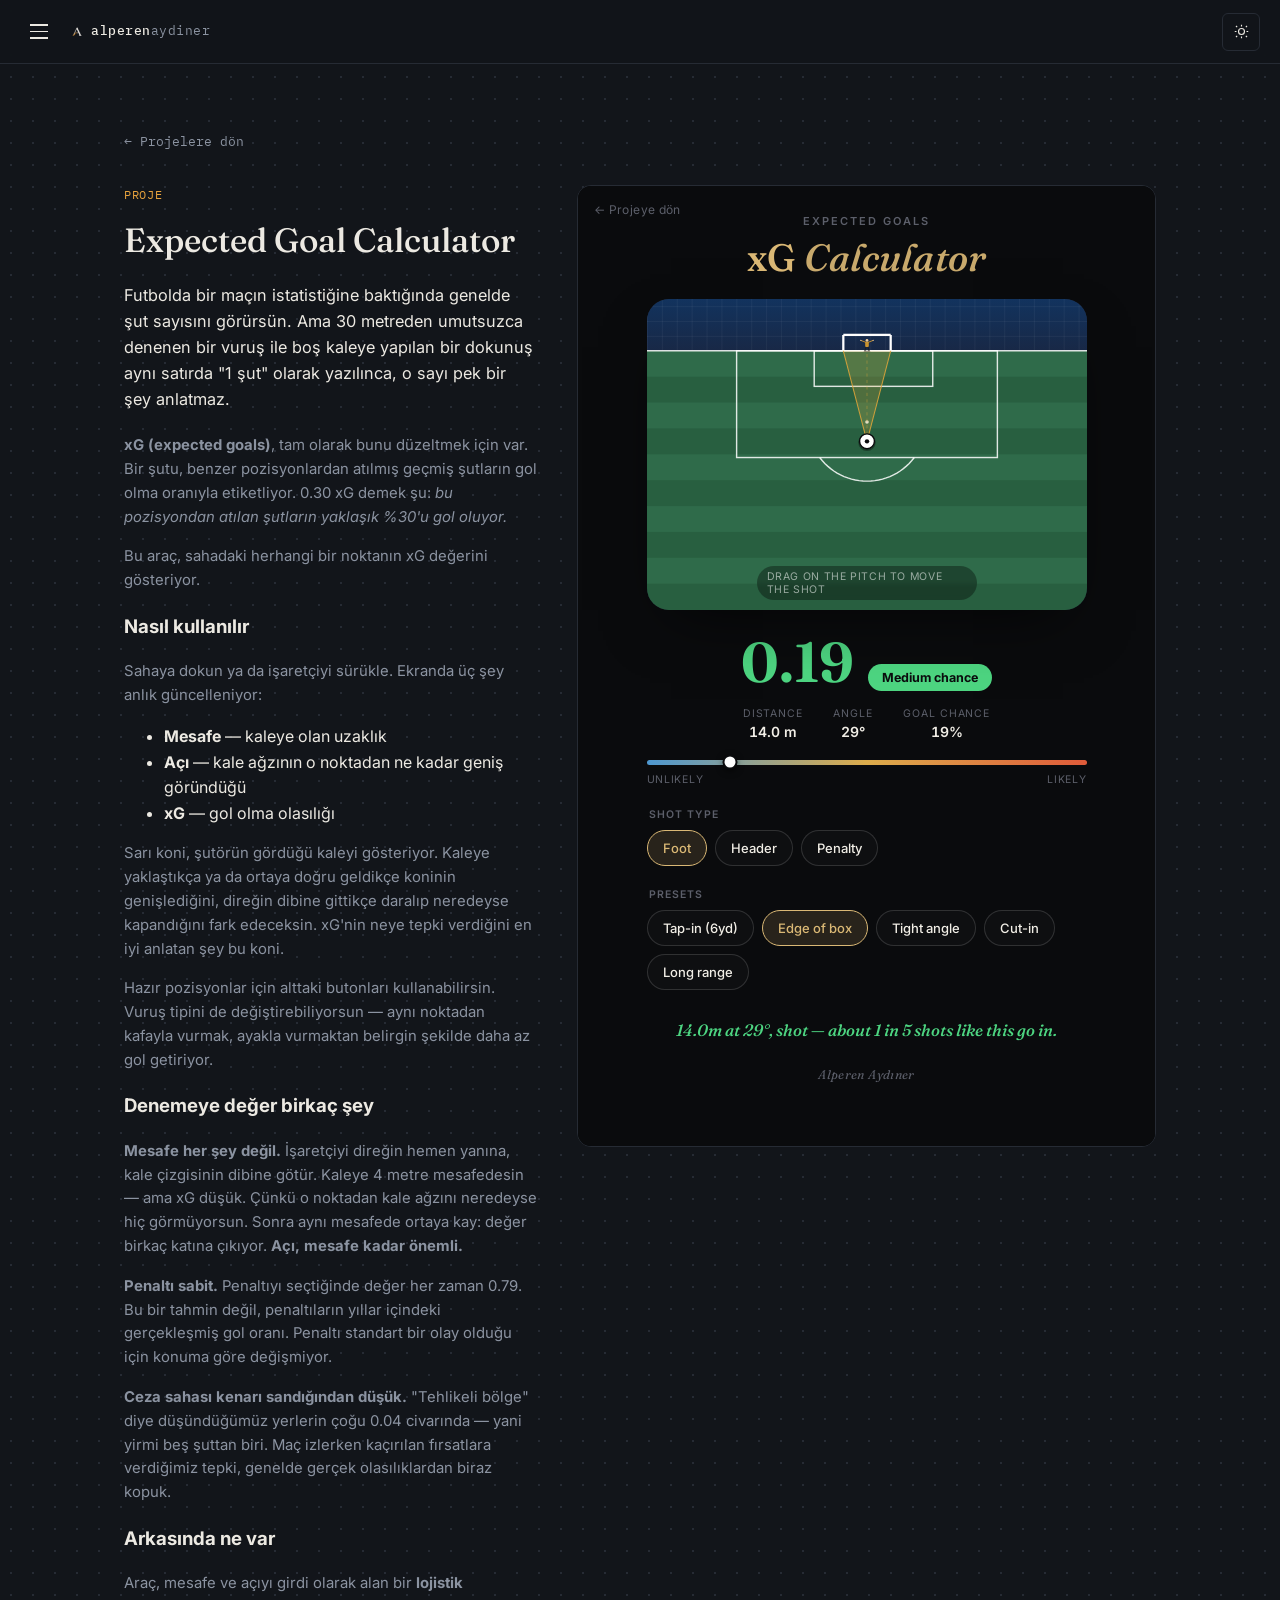
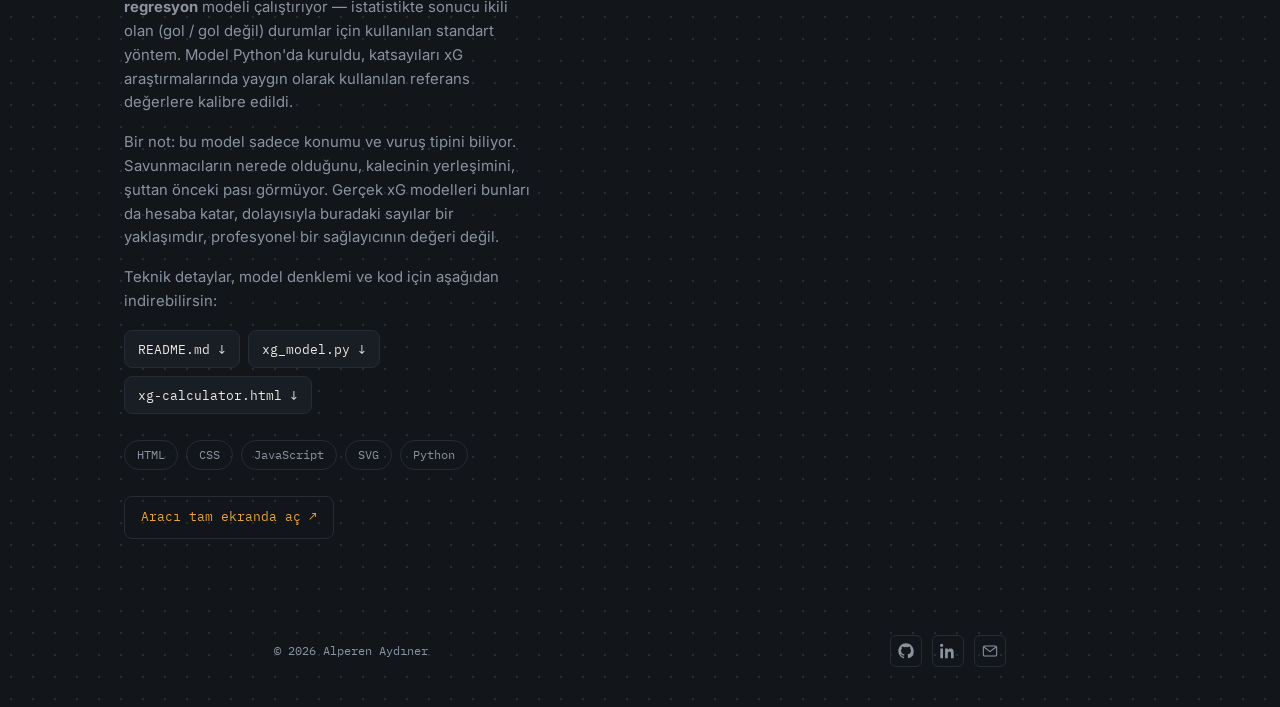
<file: project-xg-calculator.html>
<!DOCTYPE html>
<html lang="tr">
<head>
<meta charset="UTF-8">
<meta name="viewport" content="width=device-width, initial-scale=1.0">
<title>Expected Goal Calculator — alperenaydiner</title>
<meta name="description" content="Sahaya tıklayarak şutun beklenen gol (xG) değerini anında hesaplayan interaktif araç.">
<link rel="icon" type="image/png" href="img/logo-light.png" media="(prefers-color-scheme: light)">
<link rel="icon" type="image/png" href="img/logo-dark.png" media="(prefers-color-scheme: dark)">
<link rel="apple-touch-icon" href="img/favicon.png">
<link rel="stylesheet" href="css/style.css">
</head>
<body>

<header class="site-header">
  <div class="header-left">
    <button class="menu-btn" aria-label="Menüyü aç" aria-expanded="false">
      <span></span><span></span><span></span>
    </button>
    <a class="wordmark" href="index.html">
      <img class="logo logo-dark" src="img/logo-dark.png" alt="" width="28" height="26">
      <img class="logo logo-light" src="img/logo-light.png" alt="" width="28" height="26">
      <span><strong>alperen</strong>aydiner</span>
    </a>
  </div>
  <button class="theme-btn" aria-label="Temayı değiştir">
    <svg class="icon-sun" viewBox="0 0 24 24" fill="none" stroke="currentColor" stroke-width="1.6"><circle cx="12" cy="12" r="4.2"/><path d="M12 2.5v2.4M12 19.1v2.4M4.2 4.2l1.7 1.7M18.1 18.1l1.7 1.7M2.5 12h2.4M19.1 12h2.4M4.2 19.8l1.7-1.7M18.1 5.9l1.7-1.7"/></svg>
    <svg class="icon-moon" viewBox="0 0 24 24" fill="none" stroke="currentColor" stroke-width="1.6"><path d="M20 14.5A8.5 8.5 0 1 1 9.5 4a7 7 0 0 0 10.5 10.5Z"/></svg>
  </button>
</header>

<div class="nav-overlay"></div>
<nav class="side-nav" aria-label="Site menüsü">
  <div class="side-nav-head">
    <button class="nav-close" aria-label="Menüyü kapat">&times;</button>
  </div>
  <ul class="nav-index">
    <li><a href="index.html">Anasayfa</a></li>
    <li><a href="projects.html" aria-current="page">Projeler</a></li>
    <li><a href="haberler.html">Haberler</a></li>
    <li><a href="blog.html">Blog</a></li>
    <li><a href="about.html">Hakkımda</a></li>
  </ul>
  <div class="side-nav-foot">
    <span class="label">İletişim</span>
    <div class="social-row">
      <a href="https://github.com/AlperenAydiner" aria-label="GitHub" target="_blank" rel="noopener">
        <svg viewBox="0 0 24 24" fill="currentColor"><path d="M12 .5C5.65.5.5 5.66.5 12.02c0 5.09 3.29 9.4 7.86 10.93.58.1.79-.25.79-.56 0-.28-.01-1.02-.02-2-3.2.7-3.88-1.54-3.88-1.54-.52-1.34-1.28-1.7-1.28-1.7-1.04-.72.08-.7.08-.7 1.16.08 1.77 1.19 1.77 1.19 1.03 1.77 2.7 1.26 3.36.96.1-.75.4-1.26.73-1.55-2.56-.29-5.25-1.28-5.25-5.7 0-1.26.45-2.29 1.19-3.1-.12-.29-.52-1.47.11-3.06 0 0 .97-.31 3.18 1.18a11 11 0 0 1 5.79 0c2.2-1.49 3.17-1.18 3.17-1.18.64 1.59.24 2.77.12 3.06.74.81 1.18 1.84 1.18 3.1 0 4.43-2.7 5.4-5.27 5.69.42.36.78 1.07.78 2.16 0 1.56-.01 2.82-.01 3.2 0 .31.2.67.8.56A10.53 10.53 0 0 0 23.5 12c0-6.35-5.15-11.5-11.5-11.5Z"/></svg>
      </a>
      <a href="https://www.linkedin.com/in/alperenaydiner/" aria-label="LinkedIn" target="_blank" rel="noopener">
        <svg viewBox="0 0 24 24" fill="currentColor"><path d="M4.98 3.5C4.98 4.88 3.87 6 2.5 6S0 4.88 0 3.5 1.12 1 2.5 1s2.48 1.12 2.48 2.5ZM.5 8.25h4V23h-4V8.25Zm7.5 0h3.84v2.02h.05c.53-1 1.85-2.06 3.8-2.06 4.06 0 4.81 2.67 4.81 6.15V23h-4v-6.75c0-1.61-.03-3.68-2.24-3.68-2.25 0-2.59 1.76-2.59 3.57V23h-4V8.25Z"/></svg>
      </a>
      <a href="mailto:aydineralperen0@gmail.com" aria-label="E-posta">
        <svg viewBox="0 0 24 24" fill="none" stroke="currentColor" stroke-width="1.6"><rect x="2" y="4.5" width="20" height="15" rx="2"/><path d="m3 6 9 7 9-7"/></svg>
      </a>
    </div>
  </div>
</nav>

<main class="page page-wide">
  <a class="back-to-projects" href="projects.html">← Projelere dön</a>

  <div class="project-detail-grid">
    <div class="project-detail-info">
      <span class="idx">Proje</span>
      <h1>Expected Goal Calculator</h1>
      <p class="project-detail-lede">Futbolda bir maçın istatistiğine baktığında genelde şut sayısını görürsün. Ama 30 metreden umutsuzca denenen bir vuruş ile boş kaleye yapılan bir dokunuş aynı satırda "1 şut" olarak yazılınca, o sayı pek bir şey anlatmaz.</p>

      <div class="project-detail-body">
        <p><strong>xG (expected goals)</strong>, tam olarak bunu düzeltmek için var. Bir şutu, benzer pozisyonlardan atılmış geçmiş şutların gol olma oranıyla etiketliyor. 0.30 xG demek şu: <em>bu pozisyondan atılan şutların yaklaşık %30'u gol oluyor.</em></p>
        <p>Bu araç, sahadaki herhangi bir noktanın xG değerini gösteriyor.</p>

        <h3>Nasıl kullanılır</h3>
        <p>Sahaya dokun ya da işaretçiyi sürükle. Ekranda üç şey anlık güncelleniyor:</p>
        <ul>
          <li><strong>Mesafe</strong> — kaleye olan uzaklık</li>
          <li><strong>Açı</strong> — kale ağzının o noktadan ne kadar geniş göründüğü</li>
          <li><strong>xG</strong> — gol olma olasılığı</li>
        </ul>
        <p>Sarı koni, şutörün gördüğü kaleyi gösteriyor. Kaleye yaklaştıkça ya da ortaya doğru geldikçe koninin genişlediğini, direğin dibine gittikçe daralıp neredeyse kapandığını fark edeceksin. xG'nin neye tepki verdiğini en iyi anlatan şey bu koni.</p>
        <p>Hazır pozisyonlar için alttaki butonları kullanabilirsin. Vuruş tipini de değiştirebiliyorsun — aynı noktadan kafayla vurmak, ayakla vurmaktan belirgin şekilde daha az gol getiriyor.</p>

        <h3>Denemeye değer birkaç şey</h3>
        <p><strong>Mesafe her şey değil.</strong> İşaretçiyi direğin hemen yanına, kale çizgisinin dibine götür. Kaleye 4 metre mesafedesin — ama xG düşük. Çünkü o noktadan kale ağzını neredeyse hiç görmüyorsun. Sonra aynı mesafede ortaya kay: değer birkaç katına çıkıyor. <strong>Açı, mesafe kadar önemli.</strong></p>
        <p><strong>Penaltı sabit.</strong> Penaltıyı seçtiğinde değer her zaman 0.79. Bu bir tahmin değil, penaltıların yıllar içindeki gerçekleşmiş gol oranı. Penaltı standart bir olay olduğu için konuma göre değişmiyor.</p>
        <p><strong>Ceza sahası kenarı sandığından düşük.</strong> "Tehlikeli bölge" diye düşündüğümüz yerlerin çoğu 0.04 civarında — yani yirmi beş şuttan biri. Maç izlerken kaçırılan fırsatlara verdiğimiz tepki, genelde gerçek olasılıklardan biraz kopuk.</p>

        <h3>Arkasında ne var</h3>
        <p>Araç, mesafe ve açıyı girdi olarak alan bir <strong>lojistik regresyon</strong> modeli çalıştırıyor — istatistikte sonucu ikili olan (gol / gol değil) durumlar için kullanılan standart yöntem. Model Python'da kuruldu, katsayıları xG araştırmalarında yaygın olarak kullanılan referans değerlere kalibre edildi.</p>
        <p>Bir not: bu model sadece konumu ve vuruş tipini biliyor. Savunmacıların nerede olduğunu, kalecinin yerleşimini, şuttan önceki pası görmüyor. Gerçek xG modelleri bunları da hesaba katar, dolayısıyla buradaki sayılar bir yaklaşımdır, profesyonel bir sağlayıcının değeri değil.</p>
        <p>Teknik detaylar, model denklemi ve kod için aşağıdan indirebilirsin:</p>
      </div>

      <div class="download-row">
        <a class="download-link" href="downloads/xg-calculator/README.md" download>README.md ↓</a>
        <a class="download-link" href="downloads/xg-calculator/xg_model.py" download>xg_model.py ↓</a>
        <a class="download-link" href="xg-calculator.html" download>xg-calculator.html ↓</a>
      </div>

      <div class="project-tags">
        <span class="tag">HTML</span>
        <span class="tag">CSS</span>
        <span class="tag">JavaScript</span>
        <span class="tag">SVG</span>
        <span class="tag">Python</span>
      </div>

      <a class="project-fullscreen-link" href="xg-calculator.html" target="_blank" rel="noopener">Aracı tam ekranda aç ↗</a>
    </div>

    <div class="project-detail-frame">
      <iframe src="xg-calculator.html" title="xG Calculator interaktif aracı" loading="eager"></iframe>
    </div>
  </div>
</main>

<footer class="site-footer">
  <span>© 2026 Alperen Aydıner</span>
  <div class="social-row">
    <a href="https://github.com/AlperenAydiner" aria-label="GitHub" target="_blank" rel="noopener">
      <svg viewBox="0 0 24 24" fill="currentColor"><path d="M12 .5C5.65.5.5 5.66.5 12.02c0 5.09 3.29 9.4 7.86 10.93.58.1.79-.25.79-.56 0-.28-.01-1.02-.02-2-3.2.7-3.88-1.54-3.88-1.54-.52-1.34-1.28-1.7-1.28-1.7-1.04-.72.08-.7.08-.7 1.16.08 1.77 1.19 1.77 1.19 1.03 1.77 2.7 1.26 3.36.96.1-.75.4-1.26.73-1.55-2.56-.29-5.25-1.28-5.25-5.7 0-1.26.45-2.29 1.19-3.1-.12-.29-.52-1.47.11-3.06 0 0 .97-.31 3.18 1.18a11 11 0 0 1 5.79 0c2.2-1.49 3.17-1.18 3.17-1.18.64 1.59.24 2.77.12 3.06.74.81 1.18 1.84 1.18 3.1 0 4.43-2.7 5.4-5.27 5.69.42.36.78 1.07.78 2.16 0 1.56-.01 2.82-.01 3.2 0 .31.2.67.8.56A10.53 10.53 0 0 0 23.5 12c0-6.35-5.15-11.5-11.5-11.5Z"/></svg>
    </a>
    <a href="https://www.linkedin.com/in/alperenaydiner/" aria-label="LinkedIn" target="_blank" rel="noopener">
      <svg viewBox="0 0 24 24" fill="currentColor"><path d="M4.98 3.5C4.98 4.88 3.87 6 2.5 6S0 4.88 0 3.5 1.12 1 2.5 1s2.48 1.12 2.48 2.5ZM.5 8.25h4V23h-4V8.25Zm7.5 0h3.84v2.02h.05c.53-1 1.85-2.06 3.8-2.06 4.06 0 4.81 2.67 4.81 6.15V23h-4v-6.75c0-1.61-.03-3.68-2.24-3.68-2.25 0-2.59 1.76-2.59 3.57V23h-4V8.25Z"/></svg>
    </a>
    <a href="mailto:aydineralperen0@gmail.com" aria-label="E-posta">
      <svg viewBox="0 0 24 24" fill="none" stroke="currentColor" stroke-width="1.6"><rect x="2" y="4.5" width="20" height="15" rx="2"/><path d="m3 6 9 7 9-7"/></svg>
    </a>
  </div>
</footer>

<script src="js/script.js"></script>
</body>
</html>
</file>
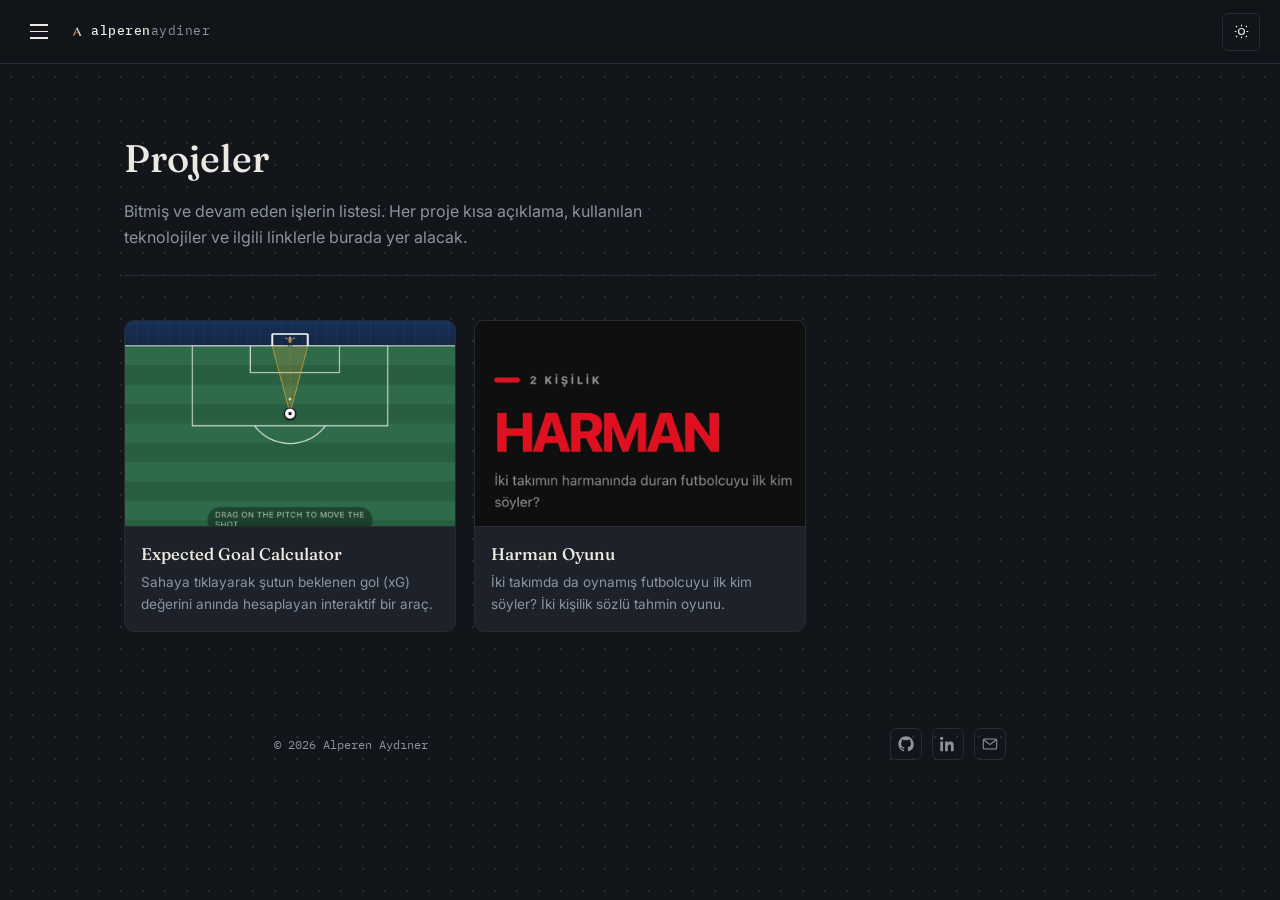
<file: projects.html>
<!DOCTYPE html>
<html lang="tr">
<head>
<meta charset="UTF-8">
<meta name="viewport" content="width=device-width, initial-scale=1.0">
<title>Projeler — alperenaydiner</title>
<link rel="icon" type="image/png" href="img/logo-light.png" media="(prefers-color-scheme: light)">
<link rel="icon" type="image/png" href="img/logo-dark.png" media="(prefers-color-scheme: dark)">
<link rel="apple-touch-icon" href="img/favicon.png">
<link rel="stylesheet" href="css/style.css">
</head>
<body>

<header class="site-header">
  <div class="header-left">
    <button class="menu-btn" aria-label="Menüyü aç" aria-expanded="false">
      <span></span><span></span><span></span>
    </button>
    <a class="wordmark" href="index.html">
      <img class="logo logo-dark" src="img/logo-dark.png" alt="" width="28" height="26">
      <img class="logo logo-light" src="img/logo-light.png" alt="" width="28" height="26">
      <span><strong>alperen</strong>aydiner</span>
    </a>
  </div>
  <button class="theme-btn" aria-label="Temayı değiştir">
    <svg class="icon-sun" viewBox="0 0 24 24" fill="none" stroke="currentColor" stroke-width="1.6"><circle cx="12" cy="12" r="4.2"/><path d="M12 2.5v2.4M12 19.1v2.4M4.2 4.2l1.7 1.7M18.1 18.1l1.7 1.7M2.5 12h2.4M19.1 12h2.4M4.2 19.8l1.7-1.7M18.1 5.9l1.7-1.7"/></svg>
    <svg class="icon-moon" viewBox="0 0 24 24" fill="none" stroke="currentColor" stroke-width="1.6"><path d="M20 14.5A8.5 8.5 0 1 1 9.5 4a7 7 0 0 0 10.5 10.5Z"/></svg>
  </button>
</header>

<div class="nav-overlay"></div>
<nav class="side-nav" aria-label="Site menüsü">
  <div class="side-nav-head">
    <button class="nav-close" aria-label="Menüyü kapat">&times;</button>
  </div>
  <ul class="nav-index">
    <li><a href="index.html">Anasayfa</a></li>
    <li><a href="projects.html" aria-current="page">Projeler</a></li>
    <li><a href="haberler.html">Haberler</a></li>
    <li><a href="blog.html">Blog</a></li>
    <li><a href="about.html">Hakkımda</a></li>
  </ul>
  <div class="side-nav-foot">
    <span class="label">İletişim</span>
    <div class="social-row">
      <a href="https://github.com/AlperenAydiner" aria-label="GitHub" target="_blank" rel="noopener">
        <svg viewBox="0 0 24 24" fill="currentColor"><path d="M12 .5C5.65.5.5 5.66.5 12.02c0 5.09 3.29 9.4 7.86 10.93.58.1.79-.25.79-.56 0-.28-.01-1.02-.02-2-3.2.7-3.88-1.54-3.88-1.54-.52-1.34-1.28-1.7-1.28-1.7-1.04-.72.08-.7.08-.7 1.16.08 1.77 1.19 1.77 1.19 1.03 1.77 2.7 1.26 3.36.96.1-.75.4-1.26.73-1.55-2.56-.29-5.25-1.28-5.25-5.7 0-1.26.45-2.29 1.19-3.1-.12-.29-.52-1.47.11-3.06 0 0 .97-.31 3.18 1.18a11 11 0 0 1 5.79 0c2.2-1.49 3.17-1.18 3.17-1.18.64 1.59.24 2.77.12 3.06.74.81 1.18 1.84 1.18 3.1 0 4.43-2.7 5.4-5.27 5.69.42.36.78 1.07.78 2.16 0 1.56-.01 2.82-.01 3.2 0 .31.2.67.8.56A10.53 10.53 0 0 0 23.5 12c0-6.35-5.15-11.5-11.5-11.5Z"/></svg>
      </a>
      <a href="https://www.linkedin.com/in/alperenaydiner/" aria-label="LinkedIn" target="_blank" rel="noopener">
        <svg viewBox="0 0 24 24" fill="currentColor"><path d="M4.98 3.5C4.98 4.88 3.87 6 2.5 6S0 4.88 0 3.5 1.12 1 2.5 1s2.48 1.12 2.48 2.5ZM.5 8.25h4V23h-4V8.25Zm7.5 0h3.84v2.02h.05c.53-1 1.85-2.06 3.8-2.06 4.06 0 4.81 2.67 4.81 6.15V23h-4v-6.75c0-1.61-.03-3.68-2.24-3.68-2.25 0-2.59 1.76-2.59 3.57V23h-4V8.25Z"/></svg>
      </a>
      <a href="mailto:aydineralperen0@gmail.com" aria-label="E-posta">
        <svg viewBox="0 0 24 24" fill="none" stroke="currentColor" stroke-width="1.6"><rect x="2" y="4.5" width="20" height="15" rx="2"/><path d="m3 6 9 7 9-7"/></svg>
      </a>
    </div>
  </div>
</nav>

<main class="page page-wide">
  <div class="page-head">
    <h1>Projeler</h1>
    <p>Bitmiş ve devam eden işlerin listesi. Her proje kısa açıklama, kullanılan teknolojiler ve ilgili linklerle burada yer alacak.</p>
  </div>

  <div class="projects-grid">
    <a class="project-card" href="project-xg-calculator.html"><div class="project-thumb"><img src="img/project-xg-calculator.png" alt="xG Calculator önizlemesi"></div><h3>Expected Goal Calculator</h3><p>Sahaya tıklayarak şutun beklenen gol (xG) değerini anında hesaplayan interaktif bir araç.</p></a>
    <a class="project-card" href="harman.html"><div class="project-thumb"><img src="img/project-harman.jpg" alt="Harman önizlemesi"></div><h3>Harman Oyunu</h3><p>İki takımda da oynamış futbolcuyu ilk kim söyler? İki kişilik sözlü tahmin oyunu.</p></a>
  </div>
</main>

<footer class="site-footer">
  <span>© 2026 Alperen Aydıner</span>
  <div class="social-row">
    <a href="https://github.com/AlperenAydiner" aria-label="GitHub" target="_blank" rel="noopener">
      <svg viewBox="0 0 24 24" fill="currentColor"><path d="M12 .5C5.65.5.5 5.66.5 12.02c0 5.09 3.29 9.4 7.86 10.93.58.1.79-.25.79-.56 0-.28-.01-1.02-.02-2-3.2.7-3.88-1.54-3.88-1.54-.52-1.34-1.28-1.7-1.28-1.7-1.04-.72.08-.7.08-.7 1.16.08 1.77 1.19 1.77 1.19 1.03 1.77 2.7 1.26 3.36.96.1-.75.4-1.26.73-1.55-2.56-.29-5.25-1.28-5.25-5.7 0-1.26.45-2.29 1.19-3.1-.12-.29-.52-1.47.11-3.06 0 0 .97-.31 3.18 1.18a11 11 0 0 1 5.79 0c2.2-1.49 3.17-1.18 3.17-1.18.64 1.59.24 2.77.12 3.06.74.81 1.18 1.84 1.18 3.1 0 4.43-2.7 5.4-5.27 5.69.42.36.78 1.07.78 2.16 0 1.56-.01 2.82-.01 3.2 0 .31.2.67.8.56A10.53 10.53 0 0 0 23.5 12c0-6.35-5.15-11.5-11.5-11.5Z"/></svg>
    </a>
    <a href="https://www.linkedin.com/in/alperenaydiner/" aria-label="LinkedIn" target="_blank" rel="noopener">
      <svg viewBox="0 0 24 24" fill="currentColor"><path d="M4.98 3.5C4.98 4.88 3.87 6 2.5 6S0 4.88 0 3.5 1.12 1 2.5 1s2.48 1.12 2.48 2.5ZM.5 8.25h4V23h-4V8.25Zm7.5 0h3.84v2.02h.05c.53-1 1.85-2.06 3.8-2.06 4.06 0 4.81 2.67 4.81 6.15V23h-4v-6.75c0-1.61-.03-3.68-2.24-3.68-2.25 0-2.59 1.76-2.59 3.57V23h-4V8.25Z"/></svg>
    </a>
    <a href="mailto:aydineralperen0@gmail.com" aria-label="E-posta">
      <svg viewBox="0 0 24 24" fill="none" stroke="currentColor" stroke-width="1.6"><rect x="2" y="4.5" width="20" height="15" rx="2"/><path d="m3 6 9 7 9-7"/></svg>
    </a>
  </div>
</footer>

<script src="js/script.js"></script>
</body>
</html>
</file>
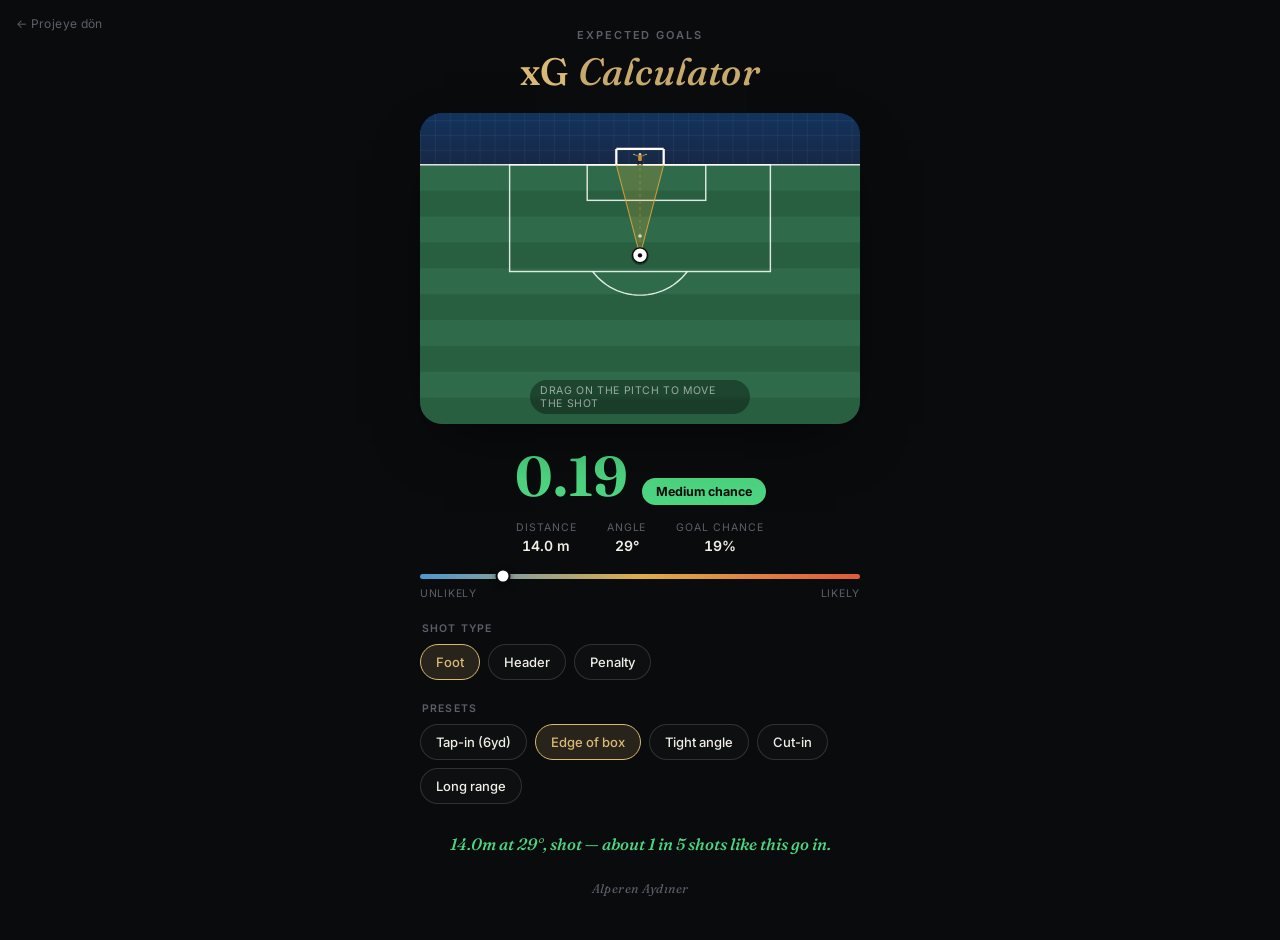
<file: xg-calculator.html>
<!DOCTYPE html>
<html lang="en">
<head>
<meta charset="UTF-8">
<meta name="viewport" content="width=device-width, initial-scale=1.0, maximum-scale=1.0">
<title>xG Calculator — alperenaydiner</title>
<link rel="icon" type="image/png" href="img/logo-light.png" media="(prefers-color-scheme: light)">
<link rel="icon" type="image/png" href="img/logo-dark.png" media="(prefers-color-scheme: dark)">
<link rel="apple-touch-icon" href="img/favicon.png">
<link rel="preconnect" href="https://fonts.googleapis.com">
<link rel="preconnect" href="https://fonts.gstatic.com" crossorigin>
<link href="https://fonts.googleapis.com/css2?family=Fraunces:ital,opsz,wght@0,9..144,450;0,9..144,560;0,9..144,650;1,9..144,500&family=Inter:wght@400;500;600;700&display=swap" rel="stylesheet">
<style>
  :root {
    --bg: #0a0b0d;
    --net-top: #1c2846;
    --net-bottom: #0f1728;
    --pitch-1: #2f6b4a;
    --pitch-2: #285f40;
    --gold: #dab875;
    --line: rgba(255,255,255,0.85);
    --text: #f1eee6;
    --muted: #90939c;
    --dim: #5c5f6a;
    --card-edge: rgba(255,255,255,0.07);
  }

  * { box-sizing: border-box; }

  html, body {
    margin: 0;
    background: var(--bg);
    color: var(--text);
  }

  body {
    font-family: 'Inter', system-ui, -apple-system, sans-serif;
    min-height: 100vh;
    display: flex;
    justify-content: center;
    padding: 28px 16px 44px;
    -webkit-tap-highlight-color: transparent;
  }

  .app { width: 100%; max-width: 440px; }

  .back-link {
    position: fixed;
    top: 16px;
    left: 16px;
    font-family: 'Inter', sans-serif;
    font-size: 12px;
    letter-spacing: 0.03em;
    color: var(--dim);
    text-decoration: none;
    z-index: 10;
    transition: color 0.15s ease;
  }
  .back-link:hover { color: var(--text); }

  header { text-align: center; margin-bottom: 18px; }
  .eyebrow {
    font-size: 11px;
    letter-spacing: 0.18em;
    text-transform: uppercase;
    color: var(--dim);
    font-weight: 600;
  }
  h1 {
    font-family: 'Fraunces', serif;
    font-weight: 560;
    font-size: clamp(30px, 8vw, 38px);
    color: var(--gold);
    margin: 6px 0 0;
    letter-spacing: 0.005em;
  }
  h1 em { font-style: italic; font-weight: 500; opacity: 0.92; }

  .pitch-card {
    position: relative;
    border-radius: 22px;
    overflow: hidden;
    background: var(--net-bottom);
    box-shadow: 0 24px 60px -24px rgba(0,0,0,0.7), inset 0 0 0 1px var(--card-edge);
  }

  svg#pitch {
    display: block;
    width: 100%;
    height: auto;
    touch-action: none;
    cursor: crosshair;
  }
  svg#pitch:focus-visible {
    outline: 2px solid var(--gold);
    outline-offset: -3px;
  }

  .hint {
    position: absolute;
    bottom: 10px;
    left: 50%;
    transform: translateX(-50%);
    font-size: 10.5px;
    letter-spacing: 0.06em;
    text-transform: uppercase;
    color: rgba(255,255,255,0.55);
    background: rgba(0,0,0,0.35);
    padding: 4px 10px;
    border-radius: 999px;
    pointer-events: none;
    backdrop-filter: blur(2px);
  }

  .readout {
    display: flex;
    align-items: baseline;
    justify-content: center;
    gap: 14px;
    margin: 24px 0 4px;
  }
  .xg-number {
    font-family: 'Fraunces', serif;
    font-variant-numeric: tabular-nums;
    font-size: 56px;
    font-weight: 650;
    line-height: 1;
  }
  .badge {
    font-size: 12.5px;
    font-weight: 700;
    padding: 6px 14px;
    border-radius: 999px;
    color: #0a0b0d;
    white-space: nowrap;
  }

  .stats-row {
    display: flex;
    justify-content: center;
    gap: 30px;
    margin: 16px 0 20px;
    font-size: 14px;
  }
  .stats-row .stat { text-align: center; }
  .stats-row .label {
    display: block;
    color: var(--dim);
    font-size: 10.5px;
    text-transform: uppercase;
    letter-spacing: 0.09em;
    margin-bottom: 3px;
  }
  .stats-row .value { font-weight: 600; font-variant-numeric: tabular-nums; }

  .chance-bar-wrap { margin: 6px 0 22px; }
  .chance-bar-track {
    position: relative;
    height: 5px;
    border-radius: 3px;
    background: linear-gradient(90deg, hsl(206,58%,56%), hsl(40,68%,58%), hsl(12,72%,55%));
  }
  .chance-dot {
    position: absolute;
    top: 50%;
    width: 15px; height: 15px;
    border-radius: 50%;
    background: #fff;
    border: 2.5px solid #0a0b0d;
    transform: translate(-50%, -50%);
    box-shadow: 0 2px 6px rgba(0,0,0,0.5);
  }
  .chance-labels {
    display: flex; justify-content: space-between;
    font-size: 10.5px; color: var(--dim); margin-top: 8px;
    text-transform: uppercase; letter-spacing: 0.07em;
  }

  .section-label {
    font-size: 10.5px;
    text-transform: uppercase;
    letter-spacing: 0.11em;
    color: var(--dim);
    margin: 22px 2px 9px;
    font-weight: 600;
  }

  .chip-row { display: flex; flex-wrap: wrap; gap: 8px; }

  button.chip {
    font-family: 'Inter', sans-serif;
    font-size: 13px;
    font-weight: 500;
    padding: 9px 15px;
    border-radius: 999px;
    border: 1px solid rgba(255,255,255,0.14);
    background: rgba(255,255,255,0.02);
    color: var(--text);
    cursor: pointer;
    transition: border-color 0.15s ease, background 0.15s ease, color 0.15s ease;
  }
  button.chip:hover { border-color: rgba(255,255,255,0.32); }
  button.chip.active {
    border-color: var(--gold);
    background: rgba(218,184,117,0.14);
    color: var(--gold);
  }
  button.chip:focus-visible { outline: 2px solid var(--gold); outline-offset: 2px; }

  .sentence {
    font-family: 'Fraunces', serif;
    font-style: italic;
    font-weight: 500;
    font-size: 16.5px;
    text-align: center;
    margin: 28px 6px 6px;
    line-height: 1.55;
  }

  .credit {
    margin-top: 24px;
    text-align: center;
    font-family: 'Fraunces', serif;
    font-style: italic;
    font-size: 12.5px;
    letter-spacing: 0.03em;
    color: var(--dim);
  }

  @media (prefers-reduced-motion: reduce) {
    * { transition: none !important; }
  }
</style>
</head>
<body>
<a class="back-link" href="project-xg-calculator.html" target="_top">← Projeye dön</a>
<div class="app">

  <header>
    <div class="eyebrow">Expected Goals</div>
    <h1>xG <em>Calculator</em></h1>
  </header>

  <div class="pitch-card">
    <svg id="pitch" viewBox="0 -8 68 48" role="img" aria-label="Interactive shot map. Drag, tap, or use arrow keys to place the shot." tabindex="0">
      <defs>
        <pattern id="net" width="2.3" height="2.3" patternUnits="userSpaceOnUse">
          <path d="M0,0 L2.3,0 M0,0 L0,2.3" stroke="rgba(255,255,255,0.16)" stroke-width="0.08" fill="none"/>
        </pattern>
        <linearGradient id="netFade" x1="0" y1="0" x2="0" y2="1">
          <stop offset="0" stop-color="#12335e"/>
          <stop offset="1" stop-color="#182846"/>
        </linearGradient>
      </defs>

      <!-- net backdrop -->
      <rect x="0" y="-8" width="68" height="8" fill="url(#netFade)"/>
      <rect x="0" y="-8" width="68" height="8" fill="url(#net)"/>

      <!-- pitch stripes -->
      <g id="stripes"></g>

      <!-- pitch markings -->
      <rect x="13.85" y="0" width="40.3" height="16.5" fill="none" stroke="var(--line)" stroke-width="0.22"/>
      <rect x="25.84" y="0" width="18.32" height="5.5" fill="none" stroke="var(--line)" stroke-width="0.22"/>
      <path id="arc" fill="none" stroke="var(--line)" stroke-width="0.22"/>
      <circle cx="34" cy="11" r="0.28" fill="var(--line)"/>
      <line x1="0" y1="0" x2="68" y2="0" stroke="var(--line)" stroke-width="0.22"/>

      <!-- posts + crossbar -->
      <line x1="30.34" y1="0" x2="30.34" y2="-2.44" stroke="#fff" stroke-width="0.35"/>
      <line x1="37.66" y1="0" x2="37.66" y2="-2.44" stroke="#fff" stroke-width="0.35"/>
      <line x1="30.34" y1="-2.44" x2="37.66" y2="-2.44" stroke="#fff" stroke-width="0.35"/>

      <!-- goalkeeper (decorative) -->
      <g id="keeper">
        <ellipse cx="34" cy="0.08" rx="0.55" ry="0.11" fill="rgba(0,0,0,0.35)"/>
        <line x1="33.85" y1="-0.62" x2="33.68" y2="0" stroke="#1a1d24" stroke-width="0.16" stroke-linecap="round"/>
        <line x1="34.15" y1="-0.62" x2="34.32" y2="0" stroke="#1a1d24" stroke-width="0.16" stroke-linecap="round"/>
        <line x1="33.78" y1="-1.32" x2="33.1" y2="-1.58" stroke="#c9922e" stroke-width="0.14" stroke-linecap="round"/>
        <line x1="34.22" y1="-1.32" x2="34.9" y2="-1.58" stroke="#c9922e" stroke-width="0.14" stroke-linecap="round"/>
        <circle cx="33.05" cy="-1.6" r="0.09" fill="#e8c9a0"/>
        <circle cx="34.95" cy="-1.6" r="0.09" fill="#e8c9a0"/>
        <rect x="33.72" y="-1.42" width="0.56" height="0.82" rx="0.14" fill="#c9922e"/>
        <circle cx="34" cy="-1.62" r="0.21" fill="#e8c9a0"/>
      </g>

      <!-- dynamic cone -->
      <g id="cone"></g>

      <!-- shot marker -->
      <g id="marker">
        <circle r="1.35" fill="rgba(0,0,0,0.35)" cy="0.15"/>
        <circle id="markerRing" r="1.15" fill="#fff" stroke="#0a0b0d" stroke-width="0.22"/>
        <circle r="0.34" fill="#0a0b0d"/>
      </g>
    </svg>
    <div class="hint">Drag on the pitch to move the shot</div>
  </div>

  <div class="readout">
    <div class="xg-number" id="xgNumber">0.18</div>
    <div class="badge" id="badge">Medium chance</div>
  </div>

  <div class="stats-row">
    <div class="stat"><span class="label">Distance</span><span class="value" id="distStat">14.0 m</span></div>
    <div class="stat"><span class="label">Angle</span><span class="value" id="angleStat">29°</span></div>
    <div class="stat"><span class="label">Goal chance</span><span class="value" id="chanceStat">18%</span></div>
  </div>

  <div class="chance-bar-wrap">
    <div class="chance-bar-track">
      <div class="chance-dot" id="chanceDot"></div>
    </div>
    <div class="chance-labels"><span>Unlikely</span><span>Likely</span></div>
  </div>

  <div class="section-label">Shot type</div>
  <div class="chip-row" id="typeRow">
    <button class="chip active" data-type="foot">Foot</button>
    <button class="chip" data-type="head">Header</button>
    <button class="chip" data-type="penalty">Penalty</button>
  </div>

  <div class="section-label">Presets</div>
  <div class="chip-row" id="presetRow">
    <button class="chip" data-preset="tapin">Tap-in (6yd)</button>
    <button class="chip active" data-preset="edge">Edge of box</button>
    <button class="chip" data-preset="tight">Tight angle</button>
    <button class="chip" data-preset="cutin">Cut-in</button>
    <button class="chip" data-preset="long">Long range</button>
  </div>

  <p class="sentence" id="sentence">14.0m at 29°, shot — about 1 in 6 shots like this go in.</p>

  <div class="credit">Alperen Aydıner</div>

</div>

<script>
(function () {
  const GOAL_CX = 34, GOAL_HALF_W = 3.66, GOAL_W = 7.32;
  const PITCH_1 = '#2f6b4a', PITCH_2 = '#285f40';

  // logit(xG) = B0 + B_DIST*distance + B_ANGLE*angle(rad) + B_HEAD*(header)
  // Coefficients fitted in xg_model.py against published xG benchmarks.
  const B0 = 0.1727, B_DIST = -0.1491, B_ANGLE = 0.8920, B_HEAD = -1.30;
  const PENALTY_XG = 0.79;


  const presets = {
    tapin: { x: 34, y: 6  },
    edge:  { x: 34, y: 14 },
    tight: { x: 47, y: 3  },
    cutin: { x: 41, y: 9  },
    long:  { x: 41, y: 22 },
  };
  const PENALTY_SPOT = { x: 34, y: 11 };

  const state = { x: 34, y: 14, shotType: 'foot' };
  const reduceMotion = window.matchMedia('(prefers-reduced-motion: reduce)').matches;

  const svg = document.getElementById('pitch');
  const marker = document.getElementById('marker');
  const cone = document.getElementById('cone');
  const stripesG = document.getElementById('stripes');
  const arcPath = document.getElementById('arc');

  // --- static geometry built once ---
  function buildStripes() {
    const bands = 11, total = 44, h = total / bands;
    let html = '';
    for (let i = 0; i < bands; i++) {
      html += `<rect x="0" y="${(i*h).toFixed(2)}" width="68" height="${(h+0.4).toFixed(2)}" fill="${i % 2 === 0 ? PITCH_1 : PITCH_2}"/>`;
    }
    stripesG.innerHTML = html;
  }
  function buildArc() {
    const cx = 34, cy = 11, r = 9.15, phiMax = Math.acos(5.5 / r), steps = 28;
    let d = '';
    for (let i = 0; i <= steps; i++) {
      const phi = -phiMax + (2 * phiMax) * (i / steps);
      const x = cx + r * Math.sin(phi), y = cy + r * Math.cos(phi);
      d += (i === 0 ? 'M' : 'L') + x.toFixed(2) + ',' + y.toFixed(2) + ' ';
    }
    arcPath.setAttribute('d', d);
  }
  buildStripes();
  buildArc();

  // --- math ---
  function distance(x, y) { return Math.hypot(x - GOAL_CX, y); }
  function angleDeg(x, y) {
    const p1x = GOAL_CX - GOAL_HALF_W, p2x = GOAL_CX + GOAL_HALF_W;
    const a = Math.hypot(x - p1x, y), b = Math.hypot(x - p2x, y), c = GOAL_W;
    let cosA = (a * a + b * b - c * c) / (2 * a * b);
    cosA = Math.max(-1, Math.min(1, cosA));
    return Math.acos(cosA) * 180 / Math.PI;
  }
  function computeXG(x, y, shotType) {
    if (shotType === 'penalty') return PENALTY_XG;
    const d = distance(x, y);
    const angRad = angleDeg(x, y) * Math.PI / 180;
    let z = B0 + B_DIST * d + B_ANGLE * angRad;
    if (shotType === 'head') z += B_HEAD;
    return 1 / (1 + Math.exp(-z));
  }
  function chanceColor(xg) {
    let hue;
    if (xg <= 0.5) hue = 206 + (40 - 206) * (xg / 0.5);
    else hue = 40 + (12 - 40) * ((xg - 0.5) / 0.5);
    return `hsl(${hue.toFixed(0)}, 62%, 57%)`;
  }
  function chanceLabel(xg) {
    if (xg < 0.15) return 'Low chance';
    if (xg < 0.5) return 'Medium chance';
    return 'High chance';
  }
  function buildSentence(dist, ang, xg, shotType) {
    if (shotType === 'penalty') {
      return `Penalty — fixed at 0.79 xG, football's well-established conversion rate.`;
    }
    const shotWord = shotType === 'head' ? 'header' : 'shot';
    const lead = `${dist.toFixed(1)}m at ${Math.round(ang)}°, ${shotWord} — `;
    if (xg >= 0.5) return lead + `better than a coin flip, about ${Math.round(xg * 100)}% go in.`;
    const n = Math.max(2, Math.round(1 / xg));
    return lead + `about 1 in ${n} shots like this go in.`;
  }

  // --- rendering ---
  function updateCone(x, y) {
    const p1x = GOAL_CX - GOAL_HALF_W, p2x = GOAL_CX + GOAL_HALF_W;
    cone.innerHTML =
      `<path d="M ${x.toFixed(2)} ${y.toFixed(2)} L ${p1x} 0 L ${p2x} 0 Z" fill="rgba(232,169,58,0.20)"/>` +
      `<line x1="${x.toFixed(2)}" y1="${y.toFixed(2)}" x2="${p1x}" y2="0" stroke="rgba(232,169,58,0.85)" stroke-width="0.16"/>` +
      `<line x1="${x.toFixed(2)}" y1="${y.toFixed(2)}" x2="${p2x}" y2="0" stroke="rgba(232,169,58,0.85)" stroke-width="0.16"/>` +
      `<line x1="${x.toFixed(2)}" y1="${y.toFixed(2)}" x2="34" y2="0" stroke="rgba(232,169,58,0.55)" stroke-width="0.1" stroke-dasharray="0.5 0.5"/>`;
  }

  const typeButtons = document.querySelectorAll('#typeRow .chip');

  function setActiveTypeButton() {
    typeButtons.forEach(b => b.classList.toggle('active', b.dataset.type === state.shotType));
  }

  function render() {
    setActiveTypeButton();

    marker.setAttribute('transform', `translate(${state.x.toFixed(2)}, ${state.y.toFixed(2)})`);
    updateCone(state.x, state.y);

    const dist = distance(state.x, state.y);
    const ang = angleDeg(state.x, state.y);
    const xg = computeXG(state.x, state.y, state.shotType);
    const color = chanceColor(xg);

    const xgEl = document.getElementById('xgNumber');
    xgEl.textContent = xg.toFixed(2);
    xgEl.style.color = color;

    const badgeEl = document.getElementById('badge');
    badgeEl.textContent = chanceLabel(xg);
    badgeEl.style.background = color;

    document.getElementById('distStat').textContent = dist.toFixed(1) + ' m';
    document.getElementById('angleStat').textContent = Math.round(ang) + '°';
    document.getElementById('chanceStat').textContent = Math.round(xg * 100) + '%';
    document.getElementById('chanceDot').style.left = (xg * 100) + '%';

    const sentenceEl = document.getElementById('sentence');
    sentenceEl.textContent = buildSentence(dist, ang, xg, state.shotType);
    sentenceEl.style.color = color;
  }

  // --- animated transitions for preset jumps ---
  let animId = null;
  function animateTo(tx, ty) {
    if (reduceMotion) { state.x = tx; state.y = ty; render(); return; }
    if (animId) cancelAnimationFrame(animId);
    const sx = state.x, sy = state.y, start = performance.now(), dur = 380;
    function step(now) {
      const t = Math.min(1, (now - start) / dur);
      const e = 1 - Math.pow(1 - t, 3);
      state.x = sx + (tx - sx) * e;
      state.y = sy + (ty - sy) * e;
      render();
      animId = t < 1 ? requestAnimationFrame(step) : null;
    }
    animId = requestAnimationFrame(step);
  }

  function clearPresetActive() {
    document.querySelectorAll('#presetRow .chip').forEach(b => b.classList.remove('active'));
  }
  function revertPenaltyOnMove() {
    if (state.shotType === 'penalty') state.shotType = 'foot';
  }

  // --- pointer interaction ---
  function clientToSvg(clientX, clientY) {
    const pt = svg.createSVGPoint();
    pt.x = clientX; pt.y = clientY;
    const ctm = svg.getScreenCTM();
    if (!ctm) return { x: state.x, y: state.y };
    const p = pt.matrixTransform(ctm.inverse());
    return { x: p.x, y: p.y };
  }
  function clampX(x) { return Math.max(-3, Math.min(71, x)); }
  function clampY(y) { return Math.max(0.6, Math.min(44, y)); }

  let dragging = false;
  svg.addEventListener('pointerdown', (e) => {
    dragging = true;
    if (animId) { cancelAnimationFrame(animId); animId = null; }
    svg.setPointerCapture(e.pointerId);
    clearPresetActive();
    revertPenaltyOnMove();
    const p = clientToSvg(e.clientX, e.clientY);
    state.x = clampX(p.x); state.y = clampY(p.y);
    render();
  });
  svg.addEventListener('pointermove', (e) => {
    if (!dragging) return;
    const p = clientToSvg(e.clientX, e.clientY);
    state.x = clampX(p.x); state.y = clampY(p.y);
    render();
  });
  svg.addEventListener('pointerup', () => { dragging = false; });
  svg.addEventListener('pointercancel', () => { dragging = false; });

  svg.addEventListener('keydown', (e) => {
    const step = e.shiftKey ? 4 : 1;
    let { x, y } = state;
    if (e.key === 'ArrowLeft') x -= step;
    else if (e.key === 'ArrowRight') x += step;
    else if (e.key === 'ArrowUp') y -= step;
    else if (e.key === 'ArrowDown') y += step;
    else return;
    e.preventDefault();
    clearPresetActive();
    revertPenaltyOnMove();
    state.x = clampX(x); state.y = clampY(y);
    render();
  });

  // --- presets ---
  document.querySelectorAll('#presetRow .chip').forEach(btn => {
    btn.addEventListener('click', () => {
      clearPresetActive();
      btn.classList.add('active');
      state.shotType = 'foot';
      const p = presets[btn.dataset.preset];
      animateTo(p.x, p.y);
    });
  });

  // --- shot type: foot / header / penalty ---
  typeButtons.forEach(btn => {
    btn.addEventListener('click', () => {
      const type = btn.dataset.type;
      state.shotType = type;
      if (type === 'penalty') {
        clearPresetActive();
        animateTo(PENALTY_SPOT.x, PENALTY_SPOT.y);
      } else {
        render();
      }
    });
  });

  render();
})();
</script>
</body>
</html>
</file>
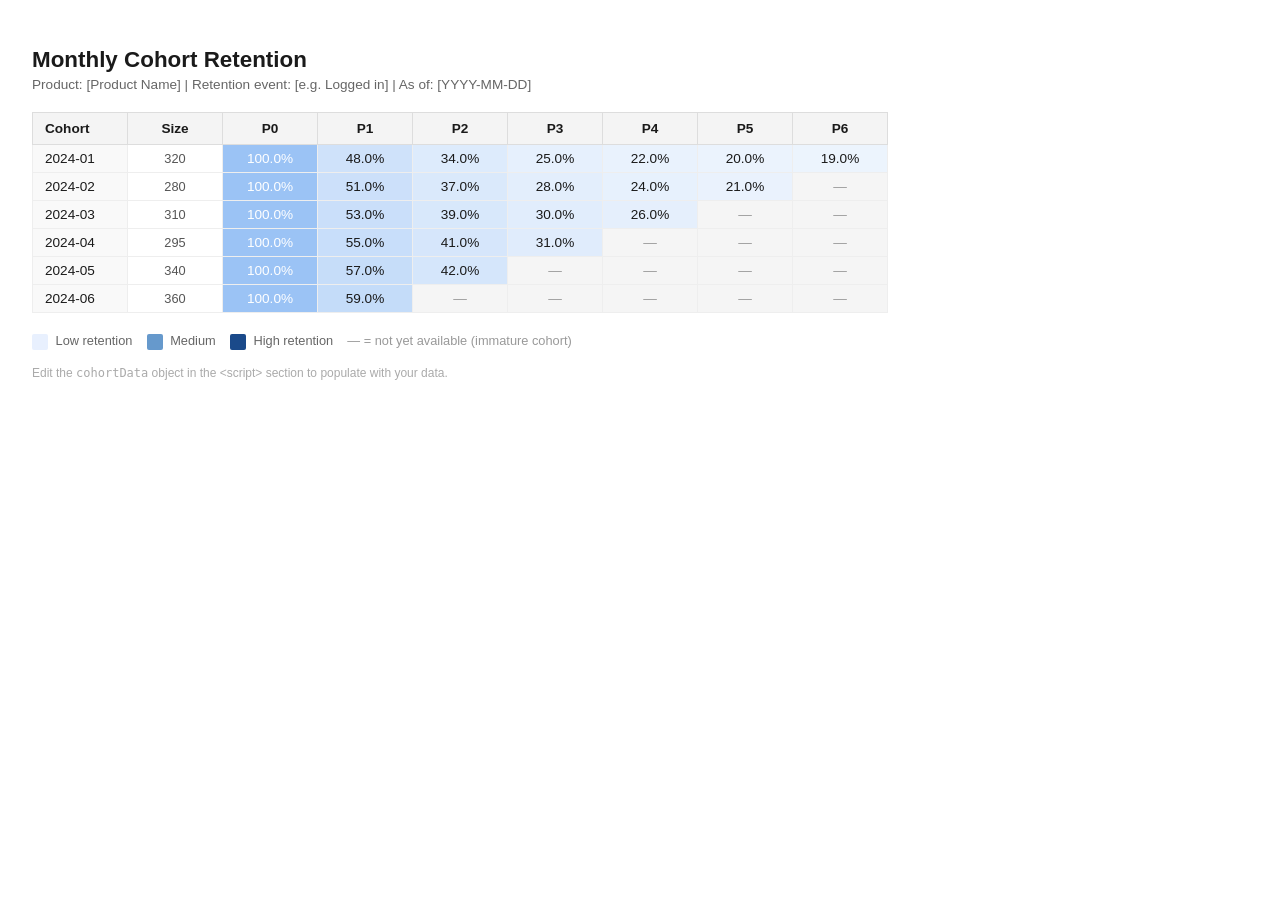
<file: .claude/skills/cohort-analysis/assets/retention_matrix.html>
<!DOCTYPE html>
<html lang="en">
<head>
<meta charset="UTF-8">
<title>Cohort Retention Matrix</title>
<style>
  body { font-family: -apple-system, BlinkMacSystemFont, 'Segoe UI', sans-serif; padding: 24px; color: #1a1a1a; }
  h1 { font-size: 1.4rem; font-weight: 600; margin-bottom: 4px; }
  .meta { font-size: 0.85rem; color: #666; margin-bottom: 20px; }
  table { border-collapse: collapse; font-size: 0.85rem; }
  th { background: #f4f4f4; font-weight: 600; padding: 8px 12px; text-align: center; border: 1px solid #ddd; }
  th.cohort-header { text-align: left; }
  td { padding: 6px 12px; text-align: center; border: 1px solid #eee; min-width: 70px; }
  td.cohort-label { text-align: left; font-weight: 500; background: #f9f9f9; }
  td.size { color: #555; font-size: 0.8rem; }
  .legend { margin-top: 20px; font-size: 0.8rem; color: #666; }
  .legend-swatch { display: inline-block; width: 16px; height: 16px; margin-right: 4px; vertical-align: middle; border-radius: 2px; }
</style>
<script>
// Color scale: white (0%) → light blue (50%) → dark blue (100%)
function retentionColor(pct) {
  if (pct === null || pct === undefined || pct === '') return '#f5f5f5';
  const v = Math.min(Math.max(parseFloat(pct), 0), 100) / 100;
  const r = Math.round(255 - v * 100);
  const g = Math.round(255 - v * 60);
  const b = Math.round(255 - v * 10);
  return `rgb(${r},${g},${b})`;
}

function textColor(pct) {
  return parseFloat(pct) > 60 ? '#fff' : '#1a1a1a';
}

// ============================================================
// EDIT THIS SECTION with your actual data
// ============================================================
const cohortData = {
  title: "Monthly Cohort Retention",
  product: "[Product Name]",
  retentionEvent: "[e.g. Logged in]",
  asOf: "[YYYY-MM-DD]",
  // periods[0] is always "P0" (100%)
  periods: ["P0", "P1", "P2", "P3", "P4", "P5", "P6"],
  cohorts: [
    // { label: "YYYY-MM", size: N, rates: [100, 45.2, 30.1, ...] }
    { label: "2024-01", size: 320, rates: [100, 48, 34, 25, 22, 20, 19] },
    { label: "2024-02", size: 280, rates: [100, 51, 37, 28, 24, 21, null] },
    { label: "2024-03", size: 310, rates: [100, 53, 39, 30, 26, null, null] },
    { label: "2024-04", size: 295, rates: [100, 55, 41, 31, null, null, null] },
    { label: "2024-05", size: 340, rates: [100, 57, 42, null, null, null, null] },
    { label: "2024-06", size: 360, rates: [100, 59, null, null, null, null, null] },
  ]
};
// ============================================================

window.onload = function() {
  const d = cohortData;
  document.getElementById('title').textContent = d.title;
  document.getElementById('meta').textContent =
    `Product: ${d.product} | Retention event: ${d.retentionEvent} | As of: ${d.asOf}`;

  const thead = document.getElementById('thead');
  let headerRow = '<tr><th class="cohort-header">Cohort</th><th>Size</th>';
  d.periods.forEach(p => { headerRow += `<th>${p}</th>`; });
  headerRow += '</tr>';
  thead.innerHTML = headerRow;

  const tbody = document.getElementById('tbody');
  let rows = '';
  d.cohorts.forEach(c => {
    rows += `<tr><td class="cohort-label">${c.label}</td><td class="size">${c.size.toLocaleString()}</td>`;
    d.periods.forEach((_, i) => {
      const val = c.rates[i];
      const display = val !== null && val !== undefined ? val.toFixed(1) + '%' : '—';
      const bg = retentionColor(val);
      const fg = val !== null ? textColor(val) : '#999';
      rows += `<td style="background:${bg};color:${fg}">${display}</td>`;
    });
    rows += '</tr>';
  });
  tbody.innerHTML = rows;
};
</script>
</head>
<body>
<h1 id="title"></h1>
<div class="meta" id="meta"></div>
<table>
  <thead id="thead"></thead>
  <tbody id="tbody"></tbody>
</table>
<div class="legend">
  <span class="legend-swatch" style="background:#e8f0fe"></span> Low retention &nbsp;&nbsp;
  <span class="legend-swatch" style="background:#6699cc"></span> Medium &nbsp;&nbsp;
  <span class="legend-swatch" style="background:#1a4a8a"></span> High retention &nbsp;&nbsp;
  <span style="color:#999">— = not yet available (immature cohort)</span>
</div>
<p style="font-size:0.75rem;color:#aaa;margin-top:16px">
  Edit the <code>cohortData</code> object in the &lt;script&gt; section to populate with your data.
</p>
</body>
</html>
</file>
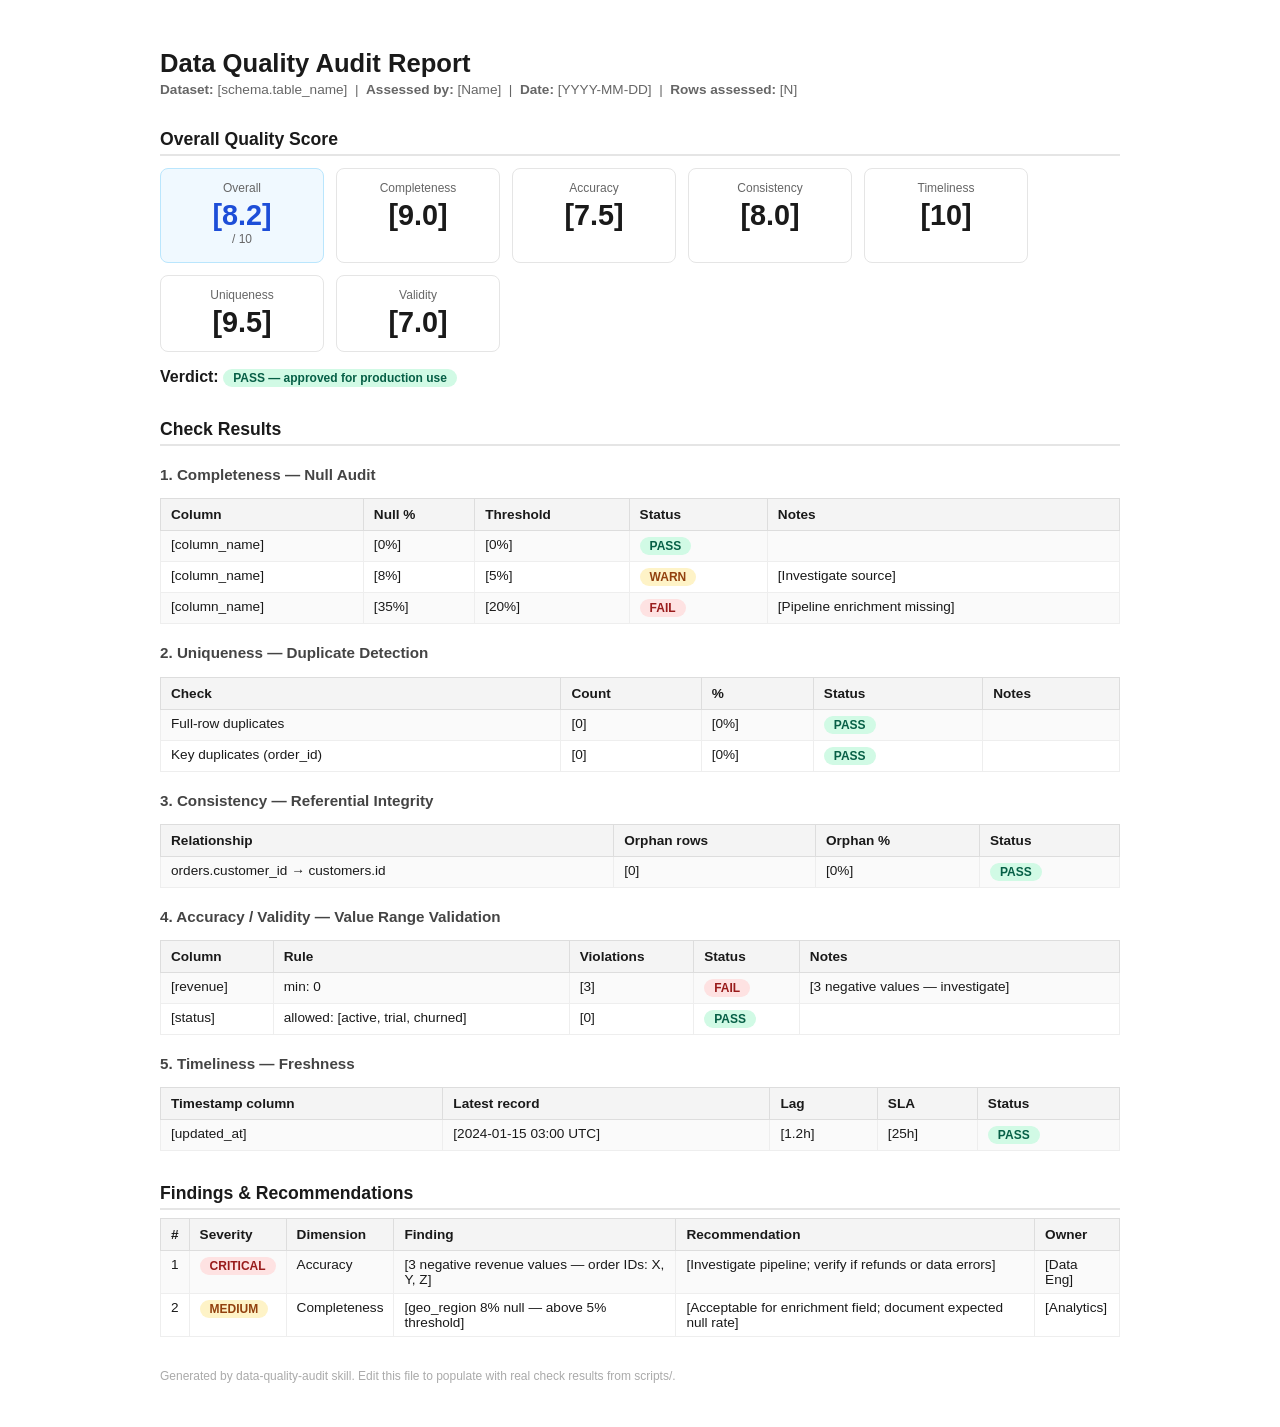
<file: .claude/skills/data-quality-audit/assets/audit_report_template.html>
<!DOCTYPE html>
<html lang="en">
<head>
<meta charset="UTF-8">
<title>Data Quality Audit Report</title>
<style>
  body { font-family: -apple-system, BlinkMacSystemFont, 'Segoe UI', sans-serif; max-width: 960px; margin: 0 auto; padding: 32px 24px; color: #1a1a1a; }
  h1 { font-size: 1.6rem; font-weight: 700; margin-bottom: 4px; }
  h2 { font-size: 1.1rem; font-weight: 600; margin-top: 32px; margin-bottom: 8px; border-bottom: 2px solid #e5e5e5; padding-bottom: 4px; }
  h3 { font-size: 0.95rem; font-weight: 600; margin-top: 20px; color: #444; }
  .meta { font-size: 0.85rem; color: #666; margin-bottom: 24px; }
  .badge { display: inline-block; padding: 2px 10px; border-radius: 12px; font-size: 0.75rem; font-weight: 600; }
  .pass  { background: #d1fae5; color: #065f46; }
  .warn  { background: #fef3c7; color: #92400e; }
  .fail  { background: #fee2e2; color: #991b1b; }
  .skip  { background: #f3f4f6; color: #6b7280; }
  table { border-collapse: collapse; width: 100%; font-size: 0.85rem; margin-top: 8px; }
  th { background: #f4f4f4; font-weight: 600; padding: 8px 10px; text-align: left; border: 1px solid #ddd; }
  td { padding: 6px 10px; border: 1px solid #eee; vertical-align: top; }
  tr:nth-child(even) { background: #fafafa; }
  .score-box { display: flex; gap: 12px; flex-wrap: wrap; margin: 12px 0; }
  .score-card { border: 1px solid #e5e5e5; border-radius: 8px; padding: 12px 16px; min-width: 130px; text-align: center; }
  .score-card .label { font-size: 0.75rem; color: #666; margin-bottom: 4px; }
  .score-card .value { font-size: 1.8rem; font-weight: 700; }
  .overall { background: #f0f9ff; border-color: #bae6fd; }
</style>
</head>
<body>

<h1>Data Quality Audit Report</h1>
<div class="meta">
  <strong>Dataset:</strong> [schema.table_name] &nbsp;|&nbsp;
  <strong>Assessed by:</strong> [Name] &nbsp;|&nbsp;
  <strong>Date:</strong> [YYYY-MM-DD] &nbsp;|&nbsp;
  <strong>Rows assessed:</strong> [N]
</div>

<!-- ===================== OVERALL SCORE ===================== -->
<h2>Overall Quality Score</h2>
<div class="score-box">
  <div class="score-card overall">
    <div class="label">Overall</div>
    <div class="value" style="color:#1d4ed8">[8.2]</div>
    <div class="label">/ 10</div>
  </div>
  <div class="score-card">
    <div class="label">Completeness</div>
    <div class="value">[9.0]</div>
  </div>
  <div class="score-card">
    <div class="label">Accuracy</div>
    <div class="value">[7.5]</div>
  </div>
  <div class="score-card">
    <div class="label">Consistency</div>
    <div class="value">[8.0]</div>
  </div>
  <div class="score-card">
    <div class="label">Timeliness</div>
    <div class="value">[10]</div>
  </div>
  <div class="score-card">
    <div class="label">Uniqueness</div>
    <div class="value">[9.5]</div>
  </div>
  <div class="score-card">
    <div class="label">Validity</div>
    <div class="value">[7.0]</div>
  </div>
</div>

<p><strong>Verdict:</strong> <span class="badge pass">PASS — approved for production use</span></p>

<!-- ===================== CHECK RESULTS ===================== -->
<h2>Check Results</h2>

<h3>1. Completeness — Null Audit</h3>
<table>
  <tr><th>Column</th><th>Null %</th><th>Threshold</th><th>Status</th><th>Notes</th></tr>
  <tr><td>[column_name]</td><td>[0%]</td><td>[0%]</td><td><span class="badge pass">PASS</span></td><td></td></tr>
  <tr><td>[column_name]</td><td>[8%]</td><td>[5%]</td><td><span class="badge warn">WARN</span></td><td>[Investigate source]</td></tr>
  <tr><td>[column_name]</td><td>[35%]</td><td>[20%]</td><td><span class="badge fail">FAIL</span></td><td>[Pipeline enrichment missing]</td></tr>
</table>

<h3>2. Uniqueness — Duplicate Detection</h3>
<table>
  <tr><th>Check</th><th>Count</th><th>%</th><th>Status</th><th>Notes</th></tr>
  <tr><td>Full-row duplicates</td><td>[0]</td><td>[0%]</td><td><span class="badge pass">PASS</span></td><td></td></tr>
  <tr><td>Key duplicates (order_id)</td><td>[0]</td><td>[0%]</td><td><span class="badge pass">PASS</span></td><td></td></tr>
</table>

<h3>3. Consistency — Referential Integrity</h3>
<table>
  <tr><th>Relationship</th><th>Orphan rows</th><th>Orphan %</th><th>Status</th></tr>
  <tr><td>orders.customer_id → customers.id</td><td>[0]</td><td>[0%]</td><td><span class="badge pass">PASS</span></td></tr>
</table>

<h3>4. Accuracy / Validity — Value Range Validation</h3>
<table>
  <tr><th>Column</th><th>Rule</th><th>Violations</th><th>Status</th><th>Notes</th></tr>
  <tr><td>[revenue]</td><td>min: 0</td><td>[3]</td><td><span class="badge fail">FAIL</span></td><td>[3 negative values — investigate]</td></tr>
  <tr><td>[status]</td><td>allowed: [active, trial, churned]</td><td>[0]</td><td><span class="badge pass">PASS</span></td><td></td></tr>
</table>

<h3>5. Timeliness — Freshness</h3>
<table>
  <tr><th>Timestamp column</th><th>Latest record</th><th>Lag</th><th>SLA</th><th>Status</th></tr>
  <tr><td>[updated_at]</td><td>[2024-01-15 03:00 UTC]</td><td>[1.2h]</td><td>[25h]</td><td><span class="badge pass">PASS</span></td></tr>
</table>

<!-- ===================== FINDINGS ===================== -->
<h2>Findings & Recommendations</h2>
<table>
  <tr><th>#</th><th>Severity</th><th>Dimension</th><th>Finding</th><th>Recommendation</th><th>Owner</th></tr>
  <tr>
    <td>1</td>
    <td><span class="badge fail">CRITICAL</span></td>
    <td>Accuracy</td>
    <td>[3 negative revenue values — order IDs: X, Y, Z]</td>
    <td>[Investigate pipeline; verify if refunds or data errors]</td>
    <td>[Data Eng]</td>
  </tr>
  <tr>
    <td>2</td>
    <td><span class="badge warn">MEDIUM</span></td>
    <td>Completeness</td>
    <td>[geo_region 8% null — above 5% threshold]</td>
    <td>[Acceptable for enrichment field; document expected null rate]</td>
    <td>[Analytics]</td>
  </tr>
</table>

<p style="font-size:0.75rem;color:#aaa;margin-top:32px">
  Generated by data-quality-audit skill. Edit this file to populate with real check results from scripts/.
</p>
</body>
</html>
</file>
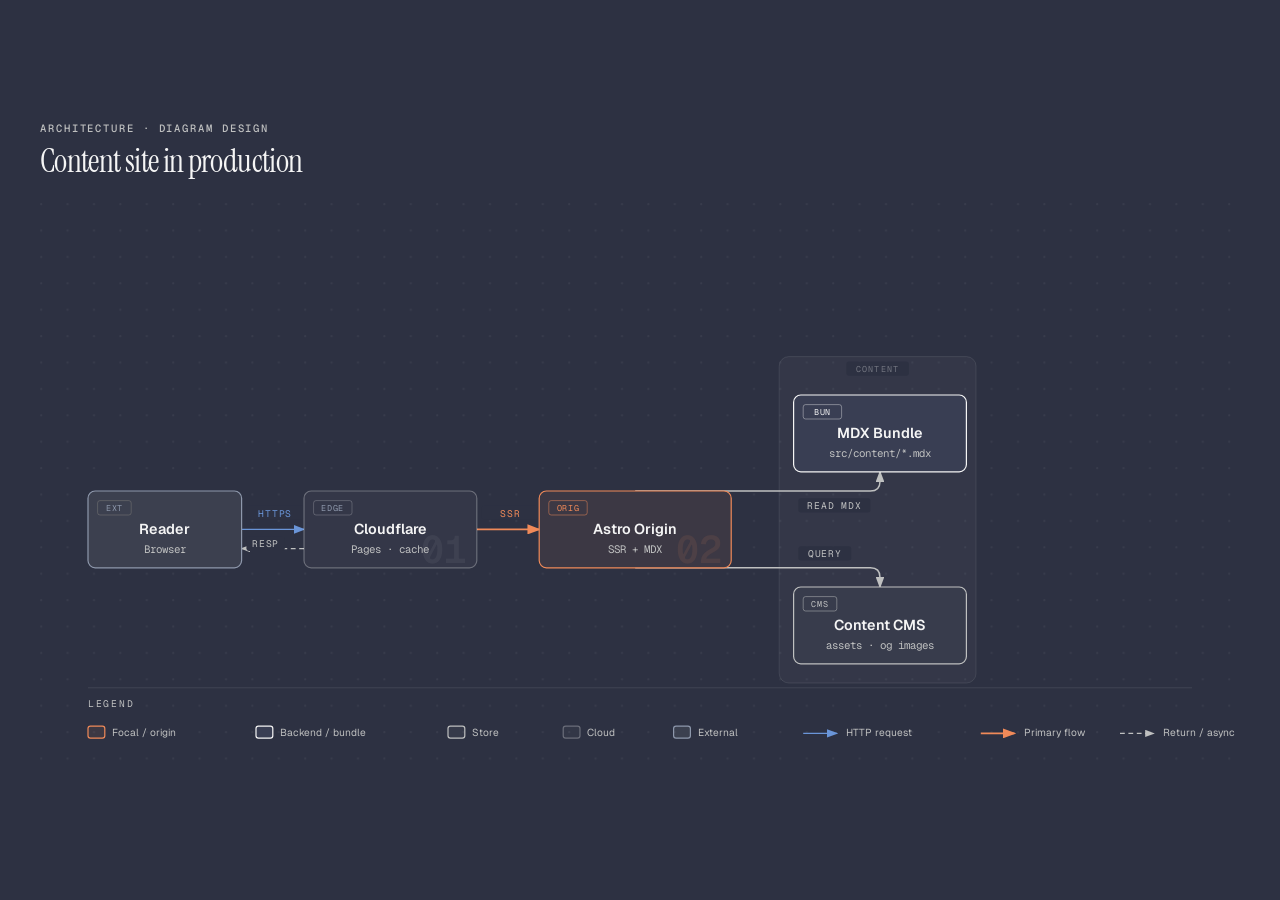
<file: .claude/skills/diagram-design/assets/example-architecture-dark.html>
<!DOCTYPE html>
<html lang="en">
<head>
  <meta charset="UTF-8">
  <meta name="viewport" content="width=device-width, initial-scale=1.0">
  <title>Content site · Architecture</title>
  <link href="https://fonts.googleapis.com/css2?family=Instrument+Serif:ital@0;1&family=Geist:wght@400;500;600&family=Geist+Mono:wght@400;500;600&display=swap" rel="stylesheet">
  <style>
    *, *::before, *::after { box-sizing: border-box; margin: 0; padding: 0; }
    :root {
      --color-paper:   #2d3142;
      --color-ink:     #f5f5f5;
      --color-muted:   #bfc0c0;
      --color-accent:  #f08a59;
      --font-sans:     'Geist', system-ui, sans-serif;
      --font-serif:    'Instrument Serif', serif;
      --font-mono:     'Geist Mono', ui-monospace, monospace;
    }

    body {
      font-family: var(--font-sans);
      background: var(--color-paper);
      color: var(--color-ink);
      min-height: 100vh;
      display: flex;
      align-items: center;
      justify-content: center;
      padding: 3rem 2rem;
    }

    .frame { max-width: 1200px; width: 100%; }

    .eyebrow {
      font-family: var(--font-mono);
      font-size: 0.66rem;
      font-weight: 500;
      letter-spacing: 0.18em;
      text-transform: uppercase;
      color: var(--color-muted);
      margin-bottom: 0.5rem;
    }

    h1 {
      font-family: var(--font-serif);
      font-size: clamp(1.5rem, 2.4vw + 0.75rem, 2rem);
      font-weight: 400;
      letter-spacing: -0.02em;
      line-height: 1.15;
      color: var(--color-ink);
      margin-bottom: 1.5rem;
    }

    svg { width: 100%; min-width: 900px; display: block; }
  </style>
</head>
<body>
  <div class="frame">
    <p class="eyebrow">Architecture · Diagram Design</p>
    <h1>Content site in production</h1>

    <svg viewBox="0 0 1000 480" xmlns="http://www.w3.org/2000/svg" role="img" aria-labelledby="architecture-dark-title architecture-dark-desc">
      <title id="architecture-dark-title">Content site in production</title>
      <desc id="architecture-dark-desc">Architecture diagram showing reader requests moving through Cloudflare to an Astro origin, MDX bundle, and content CMS.</desc>
        <defs>
          <pattern id="dots" width="22" height="22" patternUnits="userSpaceOnUse">
            <circle cx="1" cy="1" r="0.9" fill="rgba(245,245,245,0.10)"/>
          </pattern>
          <marker id="arrow" markerWidth="8" markerHeight="6" refX="7" refY="3" orient="auto"><polygon points="0 0, 8 3, 0 6" fill="#bfc0c0"/></marker>
          <marker id="arrow-accent" markerWidth="8" markerHeight="6" refX="7" refY="3" orient="auto"><polygon points="0 0, 8 3, 0 6" fill="#f08a59"/></marker>
          <marker id="arrow-link" markerWidth="8" markerHeight="6" refX="7" refY="3" orient="auto"><polygon points="0 0, 8 3, 0 6" fill="#6a95d8"/></marker>
        </defs>

        <rect width="100%" height="100%" fill="#2d3142"/>
        <rect width="100%" height="100%" fill="url(#dots)" opacity="0.55"/>

        <!-- Zone: Content services (drawn before arrows and nodes) -->
        <rect x="616" y="128" width="164" height="272" rx="8"
              fill="rgba(245,245,245,0.03)" stroke="rgba(245,245,245,0.10)" stroke-width="0.8"/>
        <rect x="672" y="132" width="52" height="12" rx="2" fill="#2d3142"/>
        <text x="698" y="141" fill="rgba(245,245,245,0.35)" font-size="7" font-family="'Geist Mono', monospace"
              text-anchor="middle" letter-spacing="0.14em">CONTENT</text>

        <!-- Arrows first (behind boxes) -->
        <line x1="168" y1="272" x2="220" y2="272" stroke="#6a95d8" stroke-width="1.2" marker-end="url(#arrow-link)"/>
        <line x1="364" y1="272" x2="416" y2="272" stroke="#f08a59" stroke-width="1.4" marker-end="url(#arrow-accent)"/>
        <path d="M 496,240 H 692 Q 700,240 700,232 V 224"
              fill="none" stroke="#bfc0c0" stroke-width="1.2" marker-end="url(#arrow)"/>
        <path d="M 496,304 H 692 Q 700,304 700,312 V 320"
              fill="none" stroke="#bfc0c0" stroke-width="1.2" marker-end="url(#arrow)"/>

        <!-- Dashed return: Cloudflare→Reader (cached HTML) -->
        <path d="M 220,288 H 168" fill="none" stroke="#bfc0c0" stroke-width="1" stroke-dasharray="4,3" marker-end="url(#arrow)"/>

        <!-- Arrow labels -->
        <rect x="172" y="252" width="48" height="12" rx="2" fill="#2d3142"/>
        <text x="196" y="262" fill="#6a95d8" font-size="8" font-family="'Geist Mono', monospace" text-anchor="middle" letter-spacing="0.08em">HTTPS</text>

        <rect x="172" y="278" width="32" height="12" rx="2" fill="#2d3142"/>
        <text x="188" y="287" fill="#bfc0c0" font-size="8" font-family="'Geist Mono', monospace" text-anchor="middle" letter-spacing="0.08em">RESP</text>

        <rect x="368" y="252" width="48" height="12" rx="2" fill="#2d3142"/>
        <text x="392" y="262" fill="#f08a59" font-size="8" font-family="'Geist Mono', monospace" text-anchor="middle" letter-spacing="0.08em">SSR</text>

        <rect x="632" y="246" width="60" height="12" rx="2" fill="#2d3142"/>
        <text x="662" y="255" fill="#bfc0c0" font-size="8" font-family="'Geist Mono', monospace" text-anchor="middle" letter-spacing="0.08em">READ MDX</text>

        <rect x="632" y="286" width="44" height="12" rx="2" fill="#2d3142"/>
        <text x="654" y="295" fill="#bfc0c0" font-size="8" font-family="'Geist Mono', monospace" text-anchor="middle" letter-spacing="0.08em">QUERY</text>

        <!-- Node: Reader -->
        <rect x="40" y="240" width="128" height="64" rx="6" fill="#2d3142"/>
        <rect x="40" y="240" width="128" height="64" rx="6" fill="rgba(191,192,192,0.10)" stroke="#8e98ac" stroke-width="1"/>
        <rect x="48" y="248" width="28" height="12" rx="2" fill="transparent" stroke="rgba(142,140,131,0.40)" stroke-width="0.8"/>
        <text x="62" y="257" fill="#8e98ac" font-size="7" font-family="'Geist Mono', monospace" text-anchor="middle" letter-spacing="0.08em">EXT</text>
        <text x="104" y="276" fill="#f5f5f5" font-size="12" font-weight="600" font-family="'Geist', sans-serif" text-anchor="middle">Reader</text>
        <text x="104" y="292" fill="#bfc0c0" font-size="9" font-family="'Geist Mono', monospace" text-anchor="middle">Browser</text>

        <!-- Node: Cloudflare -->
        <rect x="220" y="240" width="144" height="64" rx="6" fill="#2d3142"/>
        <rect x="220" y="240" width="144" height="64" rx="6" fill="rgba(245,245,245,0.03)" stroke="rgba(245,245,245,0.30)" stroke-width="1"/>
        <rect x="228" y="248" width="32" height="12" rx="2" fill="transparent" stroke="rgba(245,245,245,0.22)" stroke-width="0.8"/>
        <text x="244" y="257" fill="#8e98ac" font-size="7" font-family="'Geist Mono', monospace" text-anchor="middle" letter-spacing="0.08em">EDGE</text>
        <text x="356" y="300" fill="rgba(245,245,245,0.06)" font-size="32" font-weight="600" font-family="'Geist Mono', monospace" text-anchor="end">01</text>
        <text x="292" y="276" fill="#f5f5f5" font-size="12" font-weight="600" font-family="'Geist', sans-serif" text-anchor="middle">Cloudflare</text>
        <text x="292" y="292" fill="#bfc0c0" font-size="9" font-family="'Geist Mono', monospace" text-anchor="middle">Pages · cache</text>

        <!-- Node: Astro (focal coral) -->
        <rect x="416" y="240" width="160" height="64" rx="6" fill="#2d3142"/>
        <rect x="416" y="240" width="160" height="64" rx="6" fill="rgba(240,138,89,0.08)" stroke="#f08a59" stroke-width="1"/>
        <rect x="424" y="248" width="32" height="12" rx="2" fill="transparent" stroke="rgba(240,138,89,0.50)" stroke-width="0.8"/>
        <text x="440" y="257" fill="#f08a59" font-size="7" font-family="'Geist Mono', monospace" text-anchor="middle" letter-spacing="0.08em">ORIG</text>
        <text x="568" y="300" fill="rgba(240,138,89,0.10)" font-size="32" font-weight="600" font-family="'Geist Mono', monospace" text-anchor="end">02</text>
        <text x="496" y="276" fill="#f5f5f5" font-size="12" font-weight="600" font-family="'Geist', sans-serif" text-anchor="middle">Astro Origin</text>
        <text x="496" y="292" fill="#bfc0c0" font-size="9" font-family="'Geist Mono', monospace" text-anchor="middle">SSR + MDX</text>

        <!-- Node: MDX Bundle -->
        <rect x="628" y="160" width="144" height="64" rx="6" fill="#2d3142"/>
        <rect x="628" y="160" width="144" height="64" rx="6" fill="#393e53" stroke="#f5f5f5" stroke-width="1"/>
        <rect x="636" y="168" width="32" height="12" rx="2" fill="transparent" stroke="rgba(245,245,245,0.40)" stroke-width="0.8"/>
        <text x="652" y="177" fill="#f5f5f5" font-size="7" font-family="'Geist Mono', monospace" text-anchor="middle" letter-spacing="0.08em">BUN</text>
        <text x="700" y="196" fill="#f5f5f5" font-size="12" font-weight="600" font-family="'Geist', sans-serif" text-anchor="middle">MDX Bundle</text>
        <text x="700" y="212" fill="#bfc0c0" font-size="9" font-family="'Geist Mono', monospace" text-anchor="middle">src/content/*.mdx</text>

        <!-- Node: Content CMS -->
        <rect x="628" y="320" width="144" height="64" rx="6" fill="#2d3142"/>
        <rect x="628" y="320" width="144" height="64" rx="6" fill="rgba(245,245,245,0.05)" stroke="#bfc0c0" stroke-width="1"/>
        <rect x="636" y="328" width="28" height="12" rx="2" fill="transparent" stroke="rgba(191,192,192,0.50)" stroke-width="0.8"/>
        <text x="650" y="337" fill="#bfc0c0" font-size="7" font-family="'Geist Mono', monospace" text-anchor="middle" letter-spacing="0.08em">CMS</text>
        <text x="700" y="356" fill="#f5f5f5" font-size="12" font-weight="600" font-family="'Geist', sans-serif" text-anchor="middle">Content CMS</text>
        <text x="700" y="372" fill="#bfc0c0" font-size="9" font-family="'Geist Mono', monospace" text-anchor="middle">assets · og images</text>

        <!-- Legend strip -->
        <line x1="40" y1="404" x2="960" y2="404" stroke="rgba(245,245,245,0.10)" stroke-width="0.8"/>
        <text x="40" y="420" fill="#bfc0c0" font-size="8" font-family="'Geist Mono', monospace" letter-spacing="0.18em">LEGEND</text>

        <rect x="40" y="436" width="14" height="10" rx="2" fill="rgba(240,138,89,0.08)" stroke="#f08a59" stroke-width="1"/>
        <text x="60" y="444" fill="#bfc0c0" font-size="8.5" font-family="'Geist', sans-serif">Focal / origin</text>

        <rect x="180" y="436" width="14" height="10" rx="2" fill="#393e53" stroke="#f5f5f5" stroke-width="1"/>
        <text x="200" y="444" fill="#bfc0c0" font-size="8.5" font-family="'Geist', sans-serif">Backend / bundle</text>

        <rect x="340" y="436" width="14" height="10" rx="2" fill="rgba(245,245,245,0.05)" stroke="#bfc0c0" stroke-width="1"/>
        <text x="360" y="444" fill="#bfc0c0" font-size="8.5" font-family="'Geist', sans-serif">Store</text>

        <rect x="436" y="436" width="14" height="10" rx="2" fill="rgba(245,245,245,0.03)" stroke="rgba(245,245,245,0.30)" stroke-width="1"/>
        <text x="456" y="444" fill="#bfc0c0" font-size="8.5" font-family="'Geist', sans-serif">Cloud</text>

        <rect x="528" y="436" width="14" height="10" rx="2" fill="rgba(191,192,192,0.10)" stroke="#8e98ac" stroke-width="1"/>
        <text x="548" y="444" fill="#bfc0c0" font-size="8.5" font-family="'Geist', sans-serif">External</text>

        <line x1="636" y1="442" x2="664" y2="442" stroke="#6a95d8" stroke-width="1.2" marker-end="url(#arrow-link)"/>
        <text x="672" y="444" fill="#bfc0c0" font-size="8.5" font-family="'Geist', sans-serif">HTTP request</text>

        <line x1="784" y1="442" x2="812" y2="442" stroke="#f08a59" stroke-width="1.4" marker-end="url(#arrow-accent)"/>
        <text x="820" y="444" fill="#bfc0c0" font-size="8.5" font-family="'Geist', sans-serif">Primary flow</text>

        <line x1="900" y1="442" x2="928" y2="442" stroke="#bfc0c0" stroke-width="1" stroke-dasharray="4,3" marker-end="url(#arrow)"/>
        <text x="936" y="444" fill="#bfc0c0" font-size="8.5" font-family="'Geist', sans-serif">Return / async</text>
      </svg>
  </div>
</body>
</html>
</file>
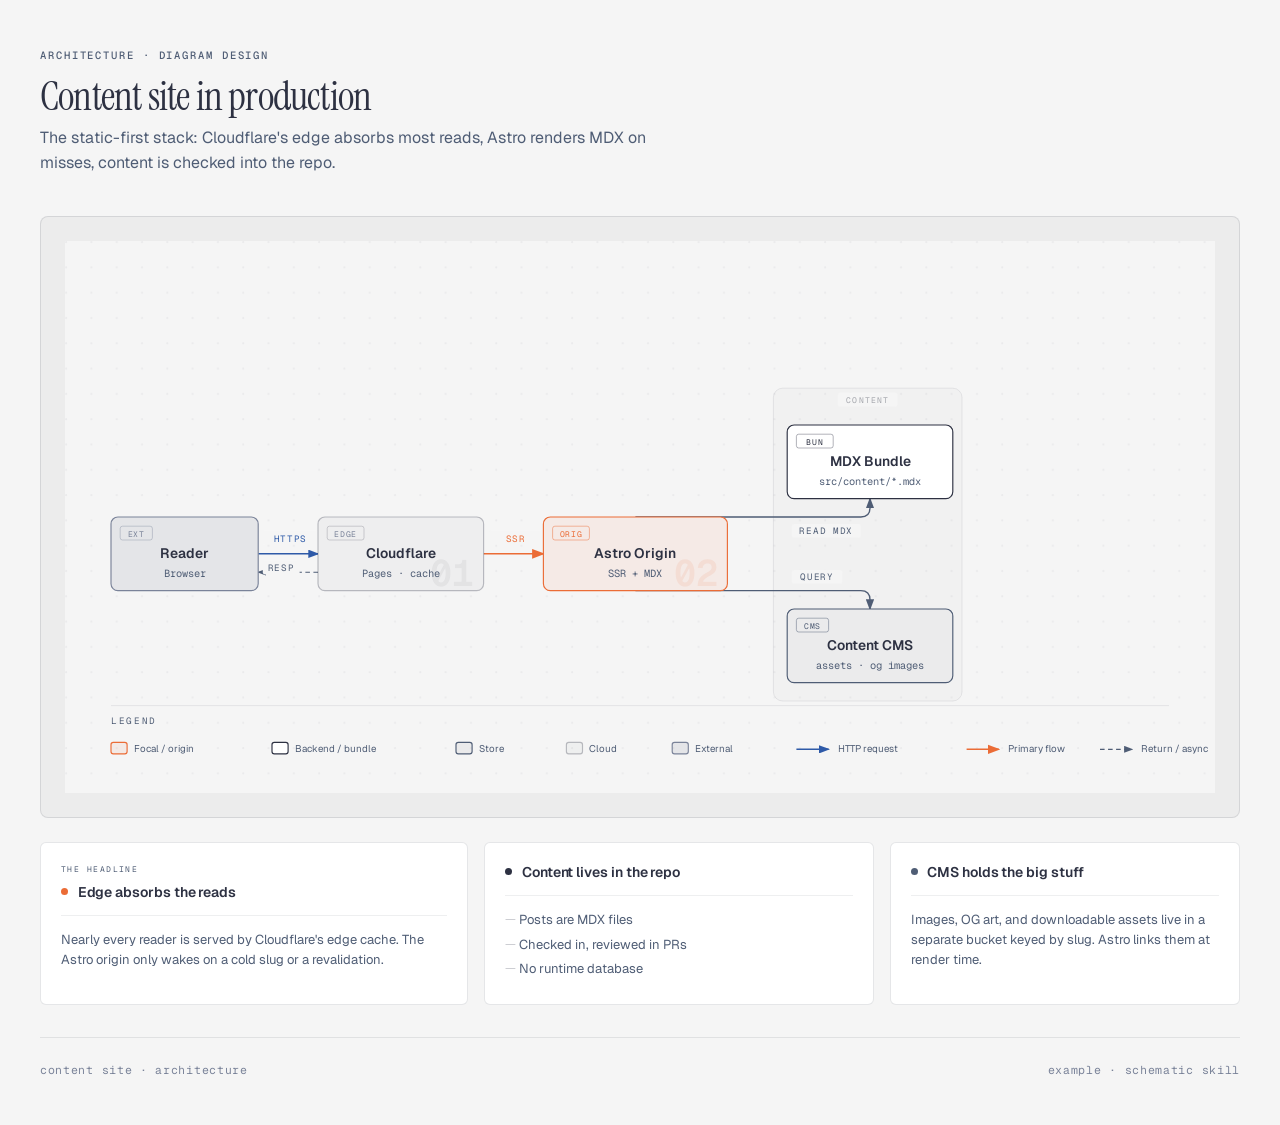
<file: .claude/skills/diagram-design/assets/example-architecture-full.html>
<!DOCTYPE html>
<html lang="en">
<head>
  <meta charset="UTF-8">
  <meta name="viewport" content="width=device-width, initial-scale=1.0">
  <title>Content site · Architecture</title>
  <link href="https://fonts.googleapis.com/css2?family=Instrument+Serif:ital@0;1&family=Geist:wght@400;500;600&family=Geist+Mono:wght@400;500;600&display=swap" rel="stylesheet">
  <style>
    *, *::before, *::after { box-sizing: border-box; margin: 0; padding: 0; }
    :root {
      --color-paper: #f5f5f5; --color-paper-2: #ececec;
      --color-ink: #2d3142; --color-muted: #4f5d75; --color-soft: #7a8399;
      --color-rule: rgba(45,49,66,0.12);
      --color-accent: #eb6c36; --color-accent-tint: rgba(235,108,54,0.08);
      --color-link: #2e5aa8;
      --font-sans: 'Geist', system-ui, sans-serif;
      --font-serif: 'Instrument Serif', serif;
      --font-mono: 'Geist Mono', ui-monospace, monospace;
    }
    body { font-family: var(--font-sans); background: var(--color-paper); min-height: 100vh; padding: 3rem 2rem; color: var(--color-ink); }
    .container { max-width: 1200px; margin: 0 auto; }
    .header { margin-bottom: 2.5rem; }
    .header-eyebrow { font-family: var(--font-mono); font-size: 0.66rem; font-weight: 500; letter-spacing: 0.18em; text-transform: uppercase; color: var(--color-muted); margin-bottom: 0.75rem; }
    h1 { font-family: var(--font-serif); font-size: clamp(1.75rem, 3vw + 1rem, 2.5rem); font-weight: 400; letter-spacing: -0.02em; line-height: 1.1; margin-bottom: 0.5rem; }
    .subtitle { font-size: 1rem; line-height: 1.55; color: var(--color-muted); max-width: 58ch; }
    .diagram-container { background: var(--color-paper-2); border-radius: 8px; border: 1px solid var(--color-rule); padding: 1.5rem; overflow-x: auto; }
    svg { width: 100%; min-width: 900px; display: block; }
    .cards { display: grid; grid-template-columns: 1.1fr 1fr 0.9fr; gap: 1rem; margin-top: 1.5rem; }
    @media (max-width: 820px) { .cards { grid-template-columns: 1fr; } }
    .card { background: #fff; border-radius: 6px; border: 1px solid var(--color-rule); padding: 1.25rem; }
    .card .eyebrow { font-family: var(--font-mono); font-size: 0.5rem; letter-spacing: 0.18em; text-transform: uppercase; color: var(--color-muted); margin-bottom: 0.5rem; }
    .card-header { display: flex; align-items: center; gap: 0.6rem; margin-bottom: 0.875rem; padding-bottom: 0.875rem; border-bottom: 1px solid rgba(45,49,66,0.08); }
    .card-dot { width: 7px; height: 7px; border-radius: 50%; }
    .card-dot.ink { background: var(--color-ink); } .card-dot.muted { background: var(--color-muted); } .card-dot.coral { background: var(--color-accent); }
    .card h3 { font-size: 0.875rem; font-weight: 600; letter-spacing: -0.005em; }
    .card p, .card ul { color: var(--color-muted); font-size: 0.8125rem; line-height: 1.55; list-style: none; }
    .card li { margin-bottom: 0.3rem; padding-left: 0.875rem; position: relative; }
    .card li::before { content: '—'; position: absolute; left: 0; color: rgba(45,49,66,0.25); font-size: 0.75rem; }
    .footer { margin-top: 2rem; padding-top: 1.5rem; border-top: 1px solid rgba(45,49,66,0.10); font-family: var(--font-mono); font-size: 0.72rem; letter-spacing: 0.06em; color: var(--color-soft); display: flex; justify-content: space-between; flex-wrap: wrap; gap: 0.5rem; }
  </style>
</head>
<body>
  <div class="container">
    <div class="header">
      <p class="header-eyebrow">Architecture · Diagram Design</p>
      <h1>Content site in production</h1>
      <p class="subtitle">The static-first stack: Cloudflare's edge absorbs most reads, Astro renders MDX on misses, content is checked into the repo.</p>
    </div>

    <div class="diagram-container">
      <svg viewBox="0 0 1000 480" xmlns="http://www.w3.org/2000/svg" role="img" aria-labelledby="architecture-full-title architecture-full-desc">
        <title id="architecture-full-title">Content site in production</title>
        <desc id="architecture-full-desc">Architecture diagram showing reader requests moving through Cloudflare to an Astro origin, MDX bundle, and content CMS.</desc>
        <defs>
          <pattern id="dots" width="22" height="22" patternUnits="userSpaceOnUse">
            <circle cx="1" cy="1" r="0.9" fill="rgba(45,49,66,0.10)"/>
          </pattern>
          <marker id="arrow" markerWidth="8" markerHeight="6" refX="7" refY="3" orient="auto"><polygon points="0 0, 8 3, 0 6" fill="#4f5d75"/></marker>
          <marker id="arrow-accent" markerWidth="8" markerHeight="6" refX="7" refY="3" orient="auto"><polygon points="0 0, 8 3, 0 6" fill="#eb6c36"/></marker>
          <marker id="arrow-link" markerWidth="8" markerHeight="6" refX="7" refY="3" orient="auto"><polygon points="0 0, 8 3, 0 6" fill="#2e5aa8"/></marker>
        </defs>

        <rect width="100%" height="100%" fill="#f5f5f5"/>
        <rect width="100%" height="100%" fill="url(#dots)" opacity="0.55"/>

        <!-- Zone: Content services (drawn before arrows and nodes) -->
        <rect x="616" y="128" width="164" height="272" rx="8"
              fill="rgba(45,49,66,0.02)" stroke="rgba(45,49,66,0.10)" stroke-width="0.8"/>
        <rect x="672" y="132" width="52" height="12" rx="2" fill="#f5f5f5"/>
        <text x="698" y="141" fill="rgba(45,49,66,0.40)" font-size="7" font-family="'Geist Mono', monospace"
              text-anchor="middle" letter-spacing="0.14em">CONTENT</text>

        <!-- Arrows first (behind boxes) -->
        <line x1="168" y1="272" x2="220" y2="272" stroke="#2e5aa8" stroke-width="1.2" marker-end="url(#arrow-link)"/>
        <line x1="364" y1="272" x2="416" y2="272" stroke="#eb6c36" stroke-width="1.4" marker-end="url(#arrow-accent)"/>
        <path d="M 496,240 H 692 Q 700,240 700,232 V 224"
              fill="none" stroke="#4f5d75" stroke-width="1.2" marker-end="url(#arrow)"/>
        <path d="M 496,304 H 692 Q 700,304 700,312 V 320"
              fill="none" stroke="#4f5d75" stroke-width="1.2" marker-end="url(#arrow)"/>

        <!-- Dashed return: Cloudflare→Reader (cached HTML) -->
        <path d="M 220,288 H 168" fill="none" stroke="#4f5d75" stroke-width="1" stroke-dasharray="4,3" marker-end="url(#arrow)"/>

        <!-- Arrow labels -->
        <rect x="172" y="252" width="48" height="12" rx="2" fill="#f5f5f5"/>
        <text x="196" y="262" fill="#2e5aa8" font-size="8" font-family="'Geist Mono', monospace" text-anchor="middle" letter-spacing="0.08em">HTTPS</text>

        <rect x="172" y="278" width="32" height="12" rx="2" fill="#f5f5f5"/>
        <text x="188" y="287" fill="#4f5d75" font-size="8" font-family="'Geist Mono', monospace" text-anchor="middle" letter-spacing="0.08em">RESP</text>

        <rect x="368" y="252" width="48" height="12" rx="2" fill="#f5f5f5"/>
        <text x="392" y="262" fill="#eb6c36" font-size="8" font-family="'Geist Mono', monospace" text-anchor="middle" letter-spacing="0.08em">SSR</text>

        <rect x="632" y="246" width="60" height="12" rx="2" fill="#f5f5f5"/>
        <text x="662" y="255" fill="#4f5d75" font-size="8" font-family="'Geist Mono', monospace" text-anchor="middle" letter-spacing="0.08em">READ MDX</text>

        <rect x="632" y="286" width="44" height="12" rx="2" fill="#f5f5f5"/>
        <text x="654" y="295" fill="#4f5d75" font-size="8" font-family="'Geist Mono', monospace" text-anchor="middle" letter-spacing="0.08em">QUERY</text>

        <!-- Node: Reader -->
        <rect x="40" y="240" width="128" height="64" rx="6" fill="#f5f5f5"/>
        <rect x="40" y="240" width="128" height="64" rx="6" fill="rgba(79,93,117,0.10)" stroke="#7a8399" stroke-width="1"/>
        <rect x="48" y="248" width="28" height="12" rx="2" fill="transparent" stroke="rgba(122,131,153,0.40)" stroke-width="0.8"/>
        <text x="62" y="257" fill="#7a8399" font-size="7" font-family="'Geist Mono', monospace" text-anchor="middle" letter-spacing="0.08em">EXT</text>
        <text x="104" y="276" fill="#2d3142" font-size="12" font-weight="600" font-family="'Geist', sans-serif" text-anchor="middle">Reader</text>
        <text x="104" y="292" fill="#4f5d75" font-size="9" font-family="'Geist Mono', monospace" text-anchor="middle">Browser</text>

        <!-- Node: Cloudflare -->
        <rect x="220" y="240" width="144" height="64" rx="6" fill="#f5f5f5"/>
        <rect x="220" y="240" width="144" height="64" rx="6" fill="rgba(45,49,66,0.03)" stroke="rgba(45,49,66,0.30)" stroke-width="1"/>
        <rect x="228" y="248" width="32" height="12" rx="2" fill="transparent" stroke="rgba(45,49,66,0.22)" stroke-width="0.8"/>
        <text x="244" y="257" fill="#7a8399" font-size="7" font-family="'Geist Mono', monospace" text-anchor="middle" letter-spacing="0.08em">EDGE</text>
        <text x="356" y="300" fill="rgba(45,49,66,0.06)" font-size="32" font-weight="600" font-family="'Geist Mono', monospace" text-anchor="end">01</text>
        <text x="292" y="276" fill="#2d3142" font-size="12" font-weight="600" font-family="'Geist', sans-serif" text-anchor="middle">Cloudflare</text>
        <text x="292" y="292" fill="#4f5d75" font-size="9" font-family="'Geist Mono', monospace" text-anchor="middle">Pages · cache</text>

        <!-- Node: Astro (focal coral) -->
        <rect x="416" y="240" width="160" height="64" rx="6" fill="#f5f5f5"/>
        <rect x="416" y="240" width="160" height="64" rx="6" fill="rgba(235,108,54,0.08)" stroke="#eb6c36" stroke-width="1"/>
        <rect x="424" y="248" width="32" height="12" rx="2" fill="transparent" stroke="rgba(235,108,54,0.50)" stroke-width="0.8"/>
        <text x="440" y="257" fill="#eb6c36" font-size="7" font-family="'Geist Mono', monospace" text-anchor="middle" letter-spacing="0.08em">ORIG</text>
        <text x="568" y="300" fill="rgba(235,108,54,0.10)" font-size="32" font-weight="600" font-family="'Geist Mono', monospace" text-anchor="end">02</text>
        <text x="496" y="276" fill="#2d3142" font-size="12" font-weight="600" font-family="'Geist', sans-serif" text-anchor="middle">Astro Origin</text>
        <text x="496" y="292" fill="#4f5d75" font-size="9" font-family="'Geist Mono', monospace" text-anchor="middle">SSR + MDX</text>

        <!-- Node: MDX Bundle -->
        <rect x="628" y="160" width="144" height="64" rx="6" fill="#f5f5f5"/>
        <rect x="628" y="160" width="144" height="64" rx="6" fill="#ffffff" stroke="#2d3142" stroke-width="1"/>
        <rect x="636" y="168" width="32" height="12" rx="2" fill="transparent" stroke="rgba(45,49,66,0.40)" stroke-width="0.8"/>
        <text x="652" y="177" fill="#2d3142" font-size="7" font-family="'Geist Mono', monospace" text-anchor="middle" letter-spacing="0.08em">BUN</text>
        <text x="700" y="196" fill="#2d3142" font-size="12" font-weight="600" font-family="'Geist', sans-serif" text-anchor="middle">MDX Bundle</text>
        <text x="700" y="212" fill="#4f5d75" font-size="9" font-family="'Geist Mono', monospace" text-anchor="middle">src/content/*.mdx</text>

        <!-- Node: Content CMS -->
        <rect x="628" y="320" width="144" height="64" rx="6" fill="#f5f5f5"/>
        <rect x="628" y="320" width="144" height="64" rx="6" fill="rgba(45,49,66,0.05)" stroke="#4f5d75" stroke-width="1"/>
        <rect x="636" y="328" width="28" height="12" rx="2" fill="transparent" stroke="rgba(79,93,117,0.50)" stroke-width="0.8"/>
        <text x="650" y="337" fill="#4f5d75" font-size="7" font-family="'Geist Mono', monospace" text-anchor="middle" letter-spacing="0.08em">CMS</text>
        <text x="700" y="356" fill="#2d3142" font-size="12" font-weight="600" font-family="'Geist', sans-serif" text-anchor="middle">Content CMS</text>
        <text x="700" y="372" fill="#4f5d75" font-size="9" font-family="'Geist Mono', monospace" text-anchor="middle">assets · og images</text>

        <!-- Legend strip -->
        <line x1="40" y1="404" x2="960" y2="404" stroke="rgba(45,49,66,0.10)" stroke-width="0.8"/>
        <text x="40" y="420" fill="#4f5d75" font-size="8" font-family="'Geist Mono', monospace" letter-spacing="0.18em">LEGEND</text>

        <rect x="40" y="436" width="14" height="10" rx="2" fill="rgba(235,108,54,0.08)" stroke="#eb6c36" stroke-width="1"/>
        <text x="60" y="444" fill="#4f5d75" font-size="8.5" font-family="'Geist', sans-serif">Focal / origin</text>

        <rect x="180" y="436" width="14" height="10" rx="2" fill="#ffffff" stroke="#2d3142" stroke-width="1"/>
        <text x="200" y="444" fill="#4f5d75" font-size="8.5" font-family="'Geist', sans-serif">Backend / bundle</text>

        <rect x="340" y="436" width="14" height="10" rx="2" fill="rgba(45,49,66,0.05)" stroke="#4f5d75" stroke-width="1"/>
        <text x="360" y="444" fill="#4f5d75" font-size="8.5" font-family="'Geist', sans-serif">Store</text>

        <rect x="436" y="436" width="14" height="10" rx="2" fill="rgba(45,49,66,0.03)" stroke="rgba(45,49,66,0.30)" stroke-width="1"/>
        <text x="456" y="444" fill="#4f5d75" font-size="8.5" font-family="'Geist', sans-serif">Cloud</text>

        <rect x="528" y="436" width="14" height="10" rx="2" fill="rgba(79,93,117,0.10)" stroke="#7a8399" stroke-width="1"/>
        <text x="548" y="444" fill="#4f5d75" font-size="8.5" font-family="'Geist', sans-serif">External</text>

        <line x1="636" y1="442" x2="664" y2="442" stroke="#2e5aa8" stroke-width="1.2" marker-end="url(#arrow-link)"/>
        <text x="672" y="444" fill="#4f5d75" font-size="8.5" font-family="'Geist', sans-serif">HTTP request</text>

        <line x1="784" y1="442" x2="812" y2="442" stroke="#eb6c36" stroke-width="1.4" marker-end="url(#arrow-accent)"/>
        <text x="820" y="444" fill="#4f5d75" font-size="8.5" font-family="'Geist', sans-serif">Primary flow</text>

        <line x1="900" y1="442" x2="928" y2="442" stroke="#4f5d75" stroke-width="1" stroke-dasharray="4,3" marker-end="url(#arrow)"/>
        <text x="936" y="444" fill="#4f5d75" font-size="8.5" font-family="'Geist', sans-serif">Return / async</text>
      </svg>
    </div>

    <div class="cards">
      <div class="card">
        <p class="eyebrow">THE HEADLINE</p>
        <div class="card-header"><span class="card-dot coral"></span><h3>Edge absorbs the reads</h3></div>
        <p>Nearly every reader is served by Cloudflare's edge cache. The Astro origin only wakes on a cold slug or a revalidation.</p>
      </div>
      <div class="card">
        <div class="card-header"><span class="card-dot ink"></span><h3>Content lives in the repo</h3></div>
        <ul><li>Posts are MDX files</li><li>Checked in, reviewed in PRs</li><li>No runtime database</li></ul>
      </div>
      <div class="card">
        <div class="card-header"><span class="card-dot muted"></span><h3>CMS holds the big stuff</h3></div>
        <p>Images, OG art, and downloadable assets live in a separate bucket keyed by slug. Astro links them at render time.</p>
      </div>
    </div>

    <div class="footer">
      <span>content site · architecture</span>
      <span>example · schematic skill</span>
    </div>
  </div>
</body>
</html>
</file>
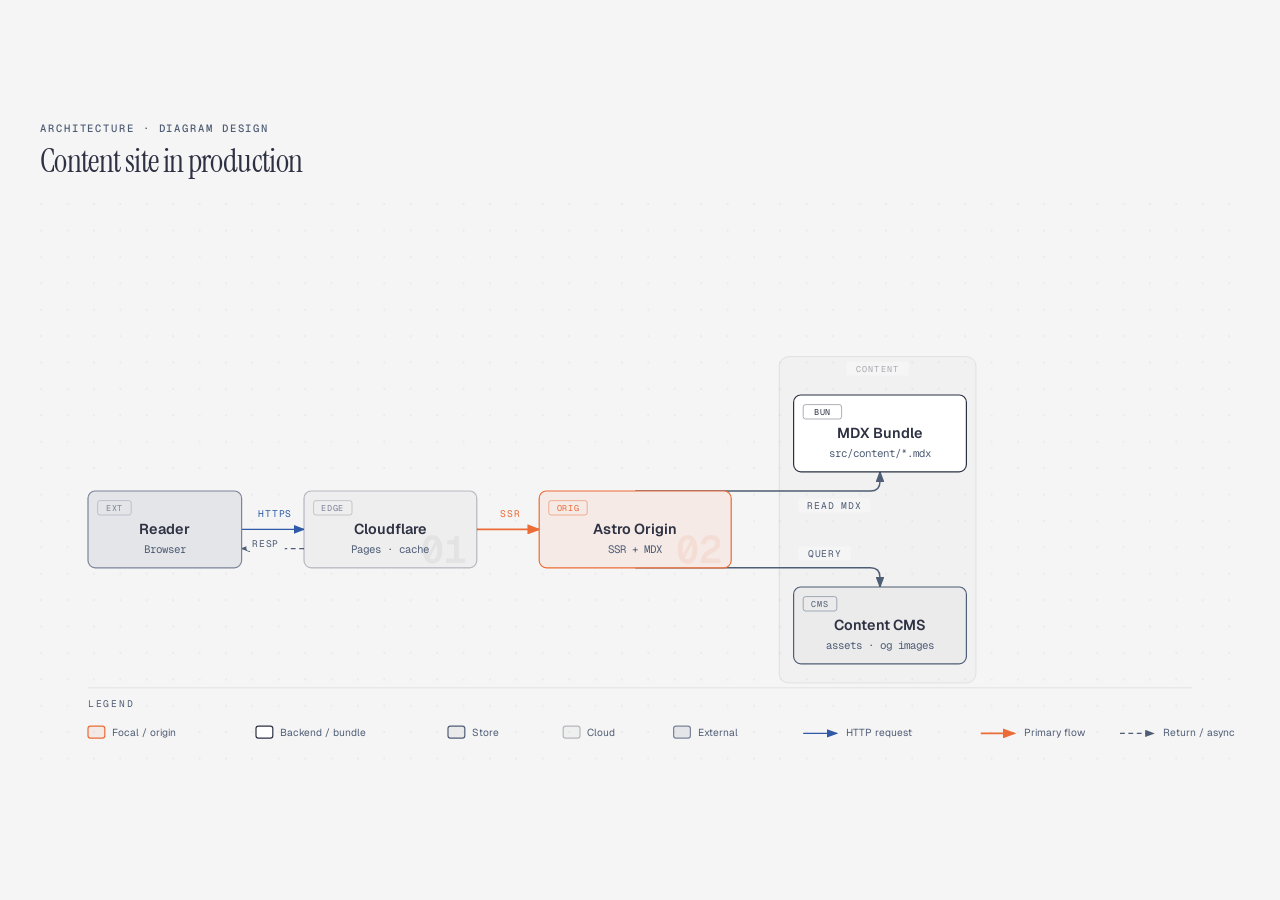
<file: .claude/skills/diagram-design/assets/example-architecture.html>
<!DOCTYPE html>
<html lang="en">
<head>
  <meta charset="UTF-8">
  <meta name="viewport" content="width=device-width, initial-scale=1.0">
  <title>Content site · Architecture</title>
  <link href="https://fonts.googleapis.com/css2?family=Instrument+Serif:ital@0;1&family=Geist:wght@400;500;600&family=Geist+Mono:wght@400;500;600&display=swap" rel="stylesheet">
  <style>
    *, *::before, *::after { box-sizing: border-box; margin: 0; padding: 0; }
    :root {
      --color-paper:   #f5f5f5;
      --color-ink:     #2d3142;
      --color-muted:   #4f5d75;
      --color-accent:  #eb6c36;
      --font-sans:     'Geist', system-ui, sans-serif;
      --font-serif:    'Instrument Serif', serif;
      --font-mono:     'Geist Mono', ui-monospace, monospace;
    }

    body {
      font-family: var(--font-sans);
      background: var(--color-paper);
      color: var(--color-ink);
      min-height: 100vh;
      display: flex;
      align-items: center;
      justify-content: center;
      padding: 3rem 2rem;
    }

    .frame { max-width: 1200px; width: 100%; }

    .eyebrow {
      font-family: var(--font-mono);
      font-size: 0.66rem;
      font-weight: 500;
      letter-spacing: 0.18em;
      text-transform: uppercase;
      color: var(--color-muted);
      margin-bottom: 0.5rem;
    }

    h1 {
      font-family: var(--font-serif);
      font-size: clamp(1.5rem, 2.4vw + 0.75rem, 2rem);
      font-weight: 400;
      letter-spacing: -0.02em;
      line-height: 1.15;
      color: var(--color-ink);
      margin-bottom: 1.5rem;
    }

    svg { width: 100%; min-width: 900px; display: block; }
  </style>
</head>
<body>
  <div class="frame">
    <p class="eyebrow">Architecture · Diagram Design</p>
    <h1>Content site in production</h1>

    <svg viewBox="0 0 1000 480" xmlns="http://www.w3.org/2000/svg" role="img" aria-labelledby="architecture-title architecture-desc">
      <title id="architecture-title">Content site in production</title>
      <desc id="architecture-desc">Architecture diagram showing reader requests moving through Cloudflare to an Astro origin, MDX bundle, and content CMS.</desc>
        <defs>
          <pattern id="dots" width="22" height="22" patternUnits="userSpaceOnUse">
            <circle cx="1" cy="1" r="0.9" fill="rgba(45,49,66,0.10)"/>
          </pattern>
          <marker id="arrow" markerWidth="8" markerHeight="6" refX="7" refY="3" orient="auto"><polygon points="0 0, 8 3, 0 6" fill="#4f5d75"/></marker>
          <marker id="arrow-accent" markerWidth="8" markerHeight="6" refX="7" refY="3" orient="auto"><polygon points="0 0, 8 3, 0 6" fill="#eb6c36"/></marker>
          <marker id="arrow-link" markerWidth="8" markerHeight="6" refX="7" refY="3" orient="auto"><polygon points="0 0, 8 3, 0 6" fill="#2e5aa8"/></marker>
        </defs>

        <rect width="100%" height="100%" fill="#f5f5f5"/>
        <rect width="100%" height="100%" fill="url(#dots)" opacity="0.55"/>

        <!-- Zone: Content services (drawn before arrows and nodes) -->
        <rect x="616" y="128" width="164" height="272" rx="8"
              fill="rgba(45,49,66,0.02)" stroke="rgba(45,49,66,0.10)" stroke-width="0.8"/>
        <rect x="672" y="132" width="52" height="12" rx="2" fill="#f5f5f5"/>
        <text x="698" y="141" fill="rgba(45,49,66,0.40)" font-size="7" font-family="'Geist Mono', monospace"
              text-anchor="middle" letter-spacing="0.14em">CONTENT</text>

        <!-- Arrows first (behind boxes) -->
        <line x1="168" y1="272" x2="220" y2="272" stroke="#2e5aa8" stroke-width="1.2" marker-end="url(#arrow-link)"/>
        <line x1="364" y1="272" x2="416" y2="272" stroke="#eb6c36" stroke-width="1.4" marker-end="url(#arrow-accent)"/>
        <!-- Exit Astro top→enter MDX bottom; exit Astro bottom→enter CMS top -->
        <path d="M 496,240 H 692 Q 700,240 700,232 V 224"
              fill="none" stroke="#4f5d75" stroke-width="1.2" marker-end="url(#arrow)"/>
        <path d="M 496,304 H 692 Q 700,304 700,312 V 320"
              fill="none" stroke="#4f5d75" stroke-width="1.2" marker-end="url(#arrow)"/>

        <!-- Dashed return: Cloudflare→Reader (cached HTML — same orthogonal rules as solid) -->
        <path d="M 220,288 H 168" fill="none" stroke="#4f5d75" stroke-width="1" stroke-dasharray="4,3" marker-end="url(#arrow)"/>

        <!-- Arrow labels -->
        <rect x="172" y="252" width="48" height="12" rx="2" fill="#f5f5f5"/>
        <text x="196" y="262" fill="#2e5aa8" font-size="8" font-family="'Geist Mono', monospace" text-anchor="middle" letter-spacing="0.08em">HTTPS</text>

        <rect x="172" y="278" width="32" height="12" rx="2" fill="#f5f5f5"/>
        <text x="188" y="287" fill="#4f5d75" font-size="8" font-family="'Geist Mono', monospace" text-anchor="middle" letter-spacing="0.08em">RESP</text>

        <rect x="368" y="252" width="48" height="12" rx="2" fill="#f5f5f5"/>
        <text x="392" y="262" fill="#eb6c36" font-size="8" font-family="'Geist Mono', monospace" text-anchor="middle" letter-spacing="0.08em">SSR</text>

        <rect x="632" y="246" width="60" height="12" rx="2" fill="#f5f5f5"/>
        <text x="662" y="255" fill="#4f5d75" font-size="8" font-family="'Geist Mono', monospace" text-anchor="middle" letter-spacing="0.08em">READ MDX</text>

        <rect x="632" y="286" width="44" height="12" rx="2" fill="#f5f5f5"/>
        <text x="654" y="295" fill="#4f5d75" font-size="8" font-family="'Geist Mono', monospace" text-anchor="middle" letter-spacing="0.08em">QUERY</text>

        <!-- Node: Reader -->
        <rect x="40" y="240" width="128" height="64" rx="6" fill="#f5f5f5"/>
        <rect x="40" y="240" width="128" height="64" rx="6" fill="rgba(79,93,117,0.10)" stroke="#7a8399" stroke-width="1"/>
        <rect x="48" y="248" width="28" height="12" rx="2" fill="transparent" stroke="rgba(122,131,153,0.40)" stroke-width="0.8"/>
        <text x="62" y="257" fill="#7a8399" font-size="7" font-family="'Geist Mono', monospace" text-anchor="middle" letter-spacing="0.08em">EXT</text>
        <text x="104" y="276" fill="#2d3142" font-size="12" font-weight="600" font-family="'Geist', sans-serif" text-anchor="middle">Reader</text>
        <text x="104" y="292" fill="#4f5d75" font-size="9" font-family="'Geist Mono', monospace" text-anchor="middle">Browser</text>

        <!-- Node: Cloudflare -->
        <rect x="220" y="240" width="144" height="64" rx="6" fill="#f5f5f5"/>
        <rect x="220" y="240" width="144" height="64" rx="6" fill="rgba(45,49,66,0.03)" stroke="rgba(45,49,66,0.30)" stroke-width="1"/>
        <rect x="228" y="248" width="32" height="12" rx="2" fill="transparent" stroke="rgba(45,49,66,0.22)" stroke-width="0.8"/>
        <text x="244" y="257" fill="#7a8399" font-size="7" font-family="'Geist Mono', monospace" text-anchor="middle" letter-spacing="0.08em">EDGE</text>
        <text x="356" y="300" fill="rgba(45,49,66,0.06)" font-size="32" font-weight="600" font-family="'Geist Mono', monospace" text-anchor="end">01</text>
        <text x="292" y="276" fill="#2d3142" font-size="12" font-weight="600" font-family="'Geist', sans-serif" text-anchor="middle">Cloudflare</text>
        <text x="292" y="292" fill="#4f5d75" font-size="9" font-family="'Geist Mono', monospace" text-anchor="middle">Pages · cache</text>

        <!-- Node: Astro (focal coral) -->
        <rect x="416" y="240" width="160" height="64" rx="6" fill="#f5f5f5"/>
        <rect x="416" y="240" width="160" height="64" rx="6" fill="rgba(235,108,54,0.08)" stroke="#eb6c36" stroke-width="1"/>
        <rect x="424" y="248" width="32" height="12" rx="2" fill="transparent" stroke="rgba(235,108,54,0.50)" stroke-width="0.8"/>
        <text x="440" y="257" fill="#eb6c36" font-size="7" font-family="'Geist Mono', monospace" text-anchor="middle" letter-spacing="0.08em">ORIG</text>
        <text x="568" y="300" fill="rgba(235,108,54,0.10)" font-size="32" font-weight="600" font-family="'Geist Mono', monospace" text-anchor="end">02</text>
        <text x="496" y="276" fill="#2d3142" font-size="12" font-weight="600" font-family="'Geist', sans-serif" text-anchor="middle">Astro Origin</text>
        <text x="496" y="292" fill="#4f5d75" font-size="9" font-family="'Geist Mono', monospace" text-anchor="middle">SSR + MDX</text>

        <!-- Node: MDX Bundle -->
        <rect x="628" y="160" width="144" height="64" rx="6" fill="#f5f5f5"/>
        <rect x="628" y="160" width="144" height="64" rx="6" fill="#ffffff" stroke="#2d3142" stroke-width="1"/>
        <rect x="636" y="168" width="32" height="12" rx="2" fill="transparent" stroke="rgba(45,49,66,0.40)" stroke-width="0.8"/>
        <text x="652" y="177" fill="#2d3142" font-size="7" font-family="'Geist Mono', monospace" text-anchor="middle" letter-spacing="0.08em">BUN</text>
        <text x="700" y="196" fill="#2d3142" font-size="12" font-weight="600" font-family="'Geist', sans-serif" text-anchor="middle">MDX Bundle</text>
        <text x="700" y="212" fill="#4f5d75" font-size="9" font-family="'Geist Mono', monospace" text-anchor="middle">src/content/*.mdx</text>

        <!-- Node: Content CMS -->
        <rect x="628" y="320" width="144" height="64" rx="6" fill="#f5f5f5"/>
        <rect x="628" y="320" width="144" height="64" rx="6" fill="rgba(45,49,66,0.05)" stroke="#4f5d75" stroke-width="1"/>
        <rect x="636" y="328" width="28" height="12" rx="2" fill="transparent" stroke="rgba(79,93,117,0.50)" stroke-width="0.8"/>
        <text x="650" y="337" fill="#4f5d75" font-size="7" font-family="'Geist Mono', monospace" text-anchor="middle" letter-spacing="0.08em">CMS</text>
        <text x="700" y="356" fill="#2d3142" font-size="12" font-weight="600" font-family="'Geist', sans-serif" text-anchor="middle">Content CMS</text>
        <text x="700" y="372" fill="#4f5d75" font-size="9" font-family="'Geist Mono', monospace" text-anchor="middle">assets · og images</text>

        <!-- Legend strip -->
        <line x1="40" y1="404" x2="960" y2="404" stroke="rgba(45,49,66,0.10)" stroke-width="0.8"/>
        <text x="40" y="420" fill="#4f5d75" font-size="8" font-family="'Geist Mono', monospace" letter-spacing="0.18em">LEGEND</text>

        <rect x="40" y="436" width="14" height="10" rx="2" fill="rgba(235,108,54,0.08)" stroke="#eb6c36" stroke-width="1"/>
        <text x="60" y="444" fill="#4f5d75" font-size="8.5" font-family="'Geist', sans-serif">Focal / origin</text>

        <rect x="180" y="436" width="14" height="10" rx="2" fill="#ffffff" stroke="#2d3142" stroke-width="1"/>
        <text x="200" y="444" fill="#4f5d75" font-size="8.5" font-family="'Geist', sans-serif">Backend / bundle</text>

        <rect x="340" y="436" width="14" height="10" rx="2" fill="rgba(45,49,66,0.05)" stroke="#4f5d75" stroke-width="1"/>
        <text x="360" y="444" fill="#4f5d75" font-size="8.5" font-family="'Geist', sans-serif">Store</text>

        <rect x="436" y="436" width="14" height="10" rx="2" fill="rgba(45,49,66,0.03)" stroke="rgba(45,49,66,0.30)" stroke-width="1"/>
        <text x="456" y="444" fill="#4f5d75" font-size="8.5" font-family="'Geist', sans-serif">Cloud</text>

        <rect x="528" y="436" width="14" height="10" rx="2" fill="rgba(79,93,117,0.10)" stroke="#7a8399" stroke-width="1"/>
        <text x="548" y="444" fill="#4f5d75" font-size="8.5" font-family="'Geist', sans-serif">External</text>

        <line x1="636" y1="442" x2="664" y2="442" stroke="#2e5aa8" stroke-width="1.2" marker-end="url(#arrow-link)"/>
        <text x="672" y="444" fill="#4f5d75" font-size="8.5" font-family="'Geist', sans-serif">HTTP request</text>

        <line x1="784" y1="442" x2="812" y2="442" stroke="#eb6c36" stroke-width="1.4" marker-end="url(#arrow-accent)"/>
        <text x="820" y="444" fill="#4f5d75" font-size="8.5" font-family="'Geist', sans-serif">Primary flow</text>

        <line x1="900" y1="442" x2="928" y2="442" stroke="#4f5d75" stroke-width="1" stroke-dasharray="4,3" marker-end="url(#arrow)"/>
        <text x="936" y="444" fill="#4f5d75" font-size="8.5" font-family="'Geist', sans-serif">Return / async</text>
      </svg>
  </div>
</body>
</html>
</file>
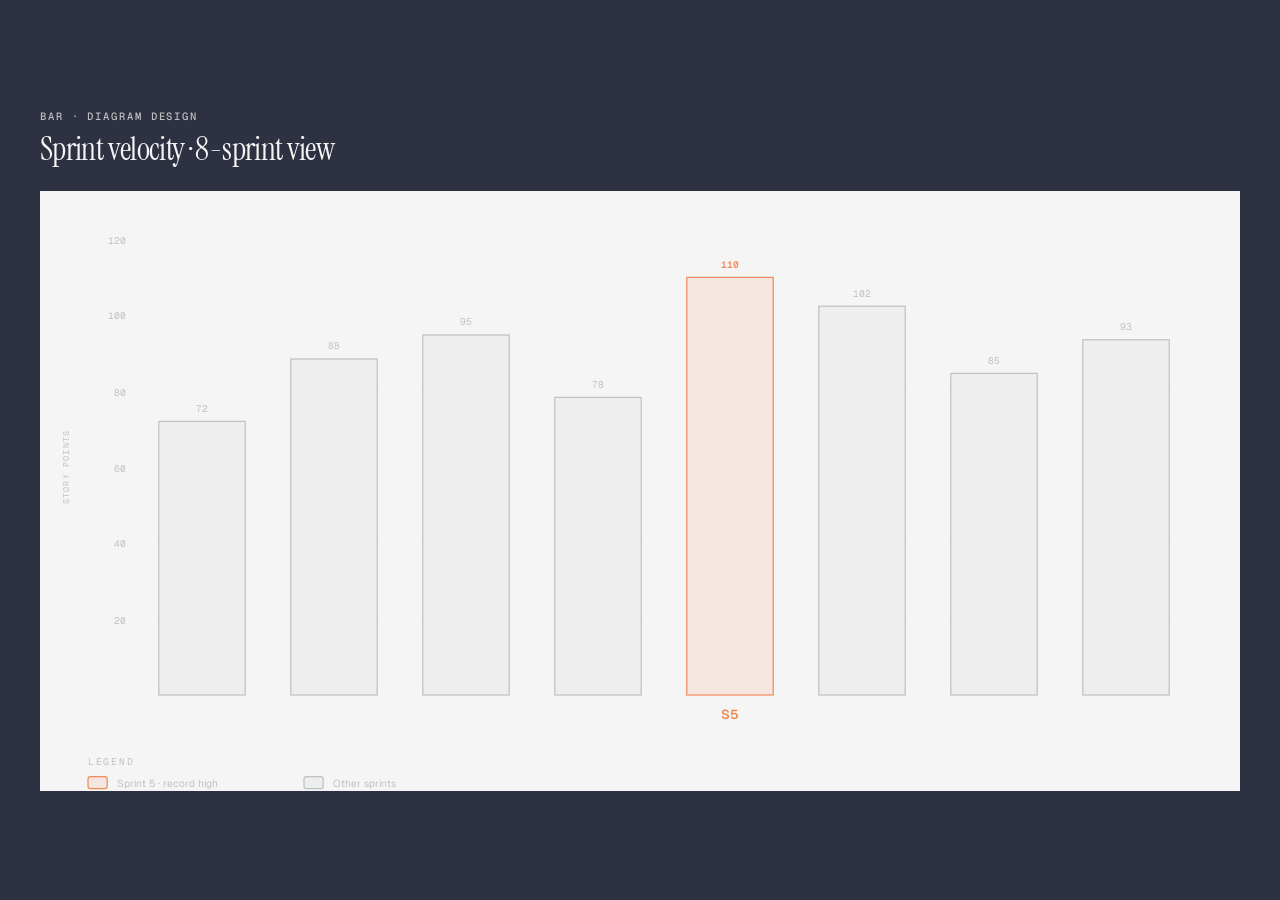
<file: .claude/skills/diagram-design/assets/example-bar-dark.html>
<!DOCTYPE html>
<html lang="en">
<head>
  <meta charset="UTF-8">
  <meta name="viewport" content="width=device-width, initial-scale=1.0">
  <title>Sprint velocity · Bar chart · dark</title>
  <link href="https://fonts.googleapis.com/css2?family=Instrument+Serif:ital@0;1&family=Geist:wght@400;500;600&family=Geist+Mono:wght@400;500;600&display=swap" rel="stylesheet">
  <style>
    *, *::before, *::after { box-sizing: border-box; margin: 0; padding: 0; }
    :root {
      --color-paper:  #2d3142;
      --color-ink:    #f5f5f5;
      --color-muted:  #bfc0c0;
      --color-accent: #f08a59;
      --font-sans:    'Geist', system-ui, sans-serif;
      --font-serif:   'Instrument Serif', serif;
      --font-mono:    'Geist Mono', ui-monospace, monospace;
    }
    body { font-family: var(--font-sans); background: var(--color-paper); color: var(--color-ink); min-height: 100vh; display: flex; align-items: center; justify-content: center; padding: 3rem 2rem; }
    .frame { max-width: 1200px; width: 100%; }
    .eyebrow { font-family: var(--font-mono); font-size: 0.66rem; font-weight: 500; letter-spacing: 0.18em; text-transform: uppercase; color: var(--color-muted); margin-bottom: 0.5rem; }
    h1 { font-family: var(--font-serif); font-size: clamp(1.5rem, 2.4vw + 0.75rem, 2rem); font-weight: 400; letter-spacing: -0.02em; line-height: 1.15; margin-bottom: 1.5rem; }
    svg { width: 100%; min-width: 760px; display: block; }
  </style>
</head>
<body>
  <div class="frame">
    <p class="eyebrow">Bar · Diagram Design</p>
    <h1>Sprint velocity · 8-sprint view</h1>

    <svg viewBox="0 0 1000 500" xmlns="http://www.w3.org/2000/svg" role="img" aria-labelledby="bar-dark-title bar-dark-desc">
      <title id="bar-dark-title">Sprint velocity · 8-sprint view</title>
      <desc id="bar-dark-desc">Bar chart showing story points delivered across sprints S1 through S8, with Sprint 5 as the record high.</desc>
      <defs>
        <pattern id="dots" width="22" height="22" patternUnits="userSpaceOnUse">
          <circle cx="1" cy="1" r="0.9" fill="rgba(245,245,245,0.10)"/>
        </pattern>
      </defs>

      <rect width="100%" height="100%" fill="#f5f5f5"/>
      <rect width="100%" height="100%" fill="url(#dots)" opacity="0.55"/>

      <!-- Y-axis rotated label -->
      <text transform="rotate(-90 24 230)" x="24" y="230" fill="#bfc0c0" font-size="7" font-family="'Geist Mono', monospace" letter-spacing="0.14em" text-anchor="middle">STORY POINTS</text>

      <!-- Horizontal gridlines (drawn before bars) -->
      <line x1="80" y1="357" x2="960" y2="357" stroke="rgba(245,245,245,0.08)" stroke-width="0.8"/>
      <line x1="80" y1="293" x2="960" y2="293" stroke="rgba(245,245,245,0.08)" stroke-width="0.8"/>
      <line x1="80" y1="230" x2="960" y2="230" stroke="rgba(245,245,245,0.08)" stroke-width="0.8"/>
      <line x1="80" y1="167" x2="960" y2="167" stroke="rgba(245,245,245,0.08)" stroke-width="0.8"/>
      <line x1="80" y1="103" x2="960" y2="103" stroke="rgba(245,245,245,0.08)" stroke-width="0.8"/>
      <line x1="80" y1="40"  x2="960" y2="40"  stroke="rgba(245,245,245,0.06)" stroke-width="0.8"/>

      <!-- Y-axis line and X-axis baseline -->
      <line x1="80" y1="40" x2="80" y2="420" stroke="rgba(245,245,245,0.20)" stroke-width="1"/>
      <line x1="80" y1="420" x2="960" y2="420" stroke="rgba(245,245,245,0.20)" stroke-width="1"/>

      <!-- Y-axis tick labels -->
      <text x="72" y="361" fill="#bfc0c0" font-size="8" font-family="'Geist Mono', monospace" text-anchor="end">20</text>
      <text x="72" y="297" fill="#bfc0c0" font-size="8" font-family="'Geist Mono', monospace" text-anchor="end">40</text>
      <text x="72" y="234" fill="#bfc0c0" font-size="8" font-family="'Geist Mono', monospace" text-anchor="end">60</text>
      <text x="72" y="171" fill="#bfc0c0" font-size="8" font-family="'Geist Mono', monospace" text-anchor="end">80</text>
      <text x="72" y="107" fill="#bfc0c0" font-size="8" font-family="'Geist Mono', monospace" text-anchor="end">100</text>
      <text x="72" y="44"  fill="#bfc0c0" font-size="8" font-family="'Geist Mono', monospace" text-anchor="end">120</text>

      <!-- ─── BARS (pitch=110, width=72, pad=19) ─── -->
      <!-- S1: v=72, h=228, y=192 -->
      <rect x="99" y="192" width="72" height="228" fill="#f5f5f5"/>
      <rect x="99" y="192" width="72" height="228" fill="rgba(191,192,192,0.15)" stroke="#bfc0c0" stroke-width="1"/>
      <text x="135" y="184" fill="#bfc0c0" font-size="8" font-family="'Geist Mono', monospace" text-anchor="middle">72</text>

      <!-- S2: v=88, h=280, y=140 -->
      <rect x="209" y="140" width="72" height="280" fill="#f5f5f5"/>
      <rect x="209" y="140" width="72" height="280" fill="rgba(191,192,192,0.15)" stroke="#bfc0c0" stroke-width="1"/>
      <text x="245" y="132" fill="#bfc0c0" font-size="8" font-family="'Geist Mono', monospace" text-anchor="middle">88</text>

      <!-- S3: v=95, h=300, y=120 -->
      <rect x="319" y="120" width="72" height="300" fill="#f5f5f5"/>
      <rect x="319" y="120" width="72" height="300" fill="rgba(191,192,192,0.15)" stroke="#bfc0c0" stroke-width="1"/>
      <text x="355" y="112" fill="#bfc0c0" font-size="8" font-family="'Geist Mono', monospace" text-anchor="middle">95</text>

      <!-- S4: v=78, h=248, y=172 -->
      <rect x="429" y="172" width="72" height="248" fill="#f5f5f5"/>
      <rect x="429" y="172" width="72" height="248" fill="rgba(191,192,192,0.15)" stroke="#bfc0c0" stroke-width="1"/>
      <text x="465" y="164" fill="#bfc0c0" font-size="8" font-family="'Geist Mono', monospace" text-anchor="middle">78</text>

      <!-- S5 FOCAL: v=110, h=348, y=72 -->
      <rect x="539" y="72" width="72" height="348" fill="#f5f5f5"/>
      <rect x="539" y="72" width="72" height="348" fill="rgba(240,138,89,0.14)" stroke="#f08a59" stroke-width="1"/>
      <text x="575" y="64" fill="#f08a59" font-size="8" font-family="'Geist Mono', monospace" text-anchor="middle" font-weight="600">110</text>

      <!-- S6: v=102, h=324, y=96 -->
      <rect x="649" y="96" width="72" height="324" fill="#f5f5f5"/>
      <rect x="649" y="96" width="72" height="324" fill="rgba(191,192,192,0.15)" stroke="#bfc0c0" stroke-width="1"/>
      <text x="685" y="88" fill="#bfc0c0" font-size="8" font-family="'Geist Mono', monospace" text-anchor="middle">102</text>

      <!-- S7: v=85, h=268, y=152 -->
      <rect x="759" y="152" width="72" height="268" fill="#f5f5f5"/>
      <rect x="759" y="152" width="72" height="268" fill="rgba(191,192,192,0.15)" stroke="#bfc0c0" stroke-width="1"/>
      <text x="795" y="144" fill="#bfc0c0" font-size="8" font-family="'Geist Mono', monospace" text-anchor="middle">85</text>

      <!-- S8: v=93, h=296, y=124 -->
      <rect x="869" y="124" width="72" height="296" fill="#f5f5f5"/>
      <rect x="869" y="124" width="72" height="296" fill="rgba(191,192,192,0.15)" stroke="#bfc0c0" stroke-width="1"/>
      <text x="905" y="116" fill="#bfc0c0" font-size="8" font-family="'Geist Mono', monospace" text-anchor="middle">93</text>

      <!-- X-axis category labels -->
      <text x="135" y="440" fill="#f5f5f5" font-size="11" font-weight="600" font-family="'Geist', sans-serif" text-anchor="middle">S1</text>
      <text x="245" y="440" fill="#f5f5f5" font-size="11" font-weight="600" font-family="'Geist', sans-serif" text-anchor="middle">S2</text>
      <text x="355" y="440" fill="#f5f5f5" font-size="11" font-weight="600" font-family="'Geist', sans-serif" text-anchor="middle">S3</text>
      <text x="465" y="440" fill="#f5f5f5" font-size="11" font-weight="600" font-family="'Geist', sans-serif" text-anchor="middle">S4</text>
      <text x="575" y="440" fill="#f08a59" font-size="11" font-weight="600" font-family="'Geist', sans-serif" text-anchor="middle">S5</text>
      <text x="685" y="440" fill="#f5f5f5" font-size="11" font-weight="600" font-family="'Geist', sans-serif" text-anchor="middle">S6</text>
      <text x="795" y="440" fill="#f5f5f5" font-size="11" font-weight="600" font-family="'Geist', sans-serif" text-anchor="middle">S7</text>
      <text x="905" y="440" fill="#f5f5f5" font-size="11" font-weight="600" font-family="'Geist', sans-serif" text-anchor="middle">S8</text>

      <!-- Legend -->
      <line x1="40" y1="462" x2="960" y2="462" stroke="rgba(245,245,245,0.10)" stroke-width="0.8"/>
      <text x="40" y="478" fill="#bfc0c0" font-size="8" font-family="'Geist Mono', monospace" letter-spacing="0.18em">LEGEND</text>

      <rect x="40" y="488" width="16" height="10" rx="2" fill="rgba(240,138,89,0.14)" stroke="#f08a59" stroke-width="1"/>
      <text x="64" y="497" fill="#bfc0c0" font-size="8.5" font-family="'Geist', sans-serif">Sprint 5 · record high</text>

      <rect x="220" y="488" width="16" height="10" rx="2" fill="rgba(191,192,192,0.15)" stroke="#bfc0c0" stroke-width="1"/>
      <text x="244" y="497" fill="#bfc0c0" font-size="8.5" font-family="'Geist', sans-serif">Other sprints</text>
    </svg>
  </div>
</body>
</html>
</file>
<file: css/style.css>
/* ==========================================================================
   alperenaydiner — style.css
   Design concept: kişisel "veri günlüğü" (field notebook / data log).
   Her proje ve yazı, günlüğe düşülmüş bir kayıt gibi numaralandırılır.
   ========================================================================== */

@import url('https://fonts.googleapis.com/css2?family=Fraunces:opsz,wght@9..144,400;9..144,500;9..144,600&family=Inter:wght@400;500;600&family=IBM+Plex+Mono:wght@400;500&display=swap');

:root{
  --bg: #12151a;
  --bg-alt: #191d24;
  --bg-raised: #1d222a;
  --fg: #ece9e2;
  --fg-muted: #8b93a1;
  --accent: #e8a33d;
  --accent-dim: #7a5a26;
  --border: #262b34;
  --dot: #262b34;

  --font-display: 'Fraunces', Georgia, serif;
  --font-body: 'Inter', system-ui, sans-serif;
  --font-mono: 'IBM Plex Mono', 'Courier New', monospace;

  --nav-w: 300px;
  --header-h: 64px;

  color-scheme: dark;
}

html[data-theme="light"]{
  --bg: #f6f4ee;
  --bg-alt: #efece3;
  --bg-raised: #ffffff;
  --fg: #1c1f26;
  --fg-muted: #5b6270;
  --accent: #b8791f;
  --accent-dim: #e3c18c;
  --border: #ddd8cb;
  --dot: #ddd8cb;
  color-scheme: light;
}

*{ box-sizing: border-box; }

html{ scroll-behavior: smooth; }

body{
  margin: 0;
  background: var(--bg);
  color: var(--fg);
  font-family: var(--font-body);
  font-size: 16px;
  line-height: 1.6;
  transition: background .25s ease, color .25s ease;
  background-image: radial-gradient(var(--dot) 1px, transparent 1px);
  background-size: 22px 22px;
}

@media (prefers-reduced-motion: reduce){
  html{ scroll-behavior: auto; }
  *{ animation-duration: .01ms !important; transition-duration: .01ms !important; }
}

a{ color: inherit; text-decoration: none; }

/* ---------- layout shell ---------- */

.page{
  max-width: 780px;
  margin: 0 auto;
  padding: calc(var(--header-h) + 64px) 24px 96px;
}

/* ---------- header ---------- */

.site-header{
  position: fixed;
  top: 0; left: 0; right: 0;
  height: var(--header-h);
  display: flex;
  align-items: center;
  justify-content: space-between;
  padding: 0 20px;
  background: color-mix(in srgb, var(--bg) 88%, transparent);
  backdrop-filter: blur(8px);
  border-bottom: 1px solid var(--border);
  z-index: 40;
}

.header-left{ display: flex; align-items: center; gap: 14px; }

.menu-btn{
  width: 38px; height: 38px;
  display: flex; flex-direction: column;
  align-items: center; justify-content: center;
  gap: 5px;
  background: none; border: none; cursor: pointer;
  border-radius: 6px;
}
.menu-btn:hover{ background: var(--bg-alt); }
.menu-btn:focus-visible{ outline: 2px solid var(--accent); outline-offset: 2px; }
.menu-btn span{
  display: block; width: 18px; height: 1.5px; background: var(--fg);
  transition: transform .2s ease, opacity .2s ease;
}

.wordmark{
  display: flex;
  align-items: center;
  gap: 9px;
  font-family: var(--font-mono);
  font-size: 13px;
  letter-spacing: .04em;
  color: var(--fg-muted);
  cursor: pointer;
}
.wordmark strong{ color: var(--fg); font-weight: 500; }
.wordmark .logo{ display: block; width: 10px; height: auto; }
.wordmark .logo-light{ display: none; }
html[data-theme="light"] .wordmark .logo-dark{ display: none; }
html[data-theme="light"] .wordmark .logo-light{ display: block; }

.theme-btn{
  width: 38px; height: 38px;
  display: flex; align-items: center; justify-content: center;
  background: none; border: 1px solid var(--border); border-radius: 6px;
  cursor: pointer; color: var(--fg);
}
.theme-btn:hover{ border-color: var(--accent); }
.theme-btn:focus-visible{ outline: 2px solid var(--accent); outline-offset: 2px; }
.theme-btn svg{ width: 17px; height: 17px; }
.theme-btn .icon-moon{ display: none; }
html[data-theme="light"] .theme-btn .icon-sun{ display: none; }
html[data-theme="light"] .theme-btn .icon-moon{ display: block; }

/* ---------- left slide-out nav ---------- */

.nav-overlay{
  position: fixed; inset: 0;
  background: rgba(0,0,0,.45);
  opacity: 0; pointer-events: none;
  transition: opacity .25s ease;
  z-index: 50;
}
.nav-overlay.open{ opacity: 1; pointer-events: auto; }

.side-nav{
  position: fixed; top: 0; left: 0; bottom: 0;
  width: min(var(--nav-w), 84vw);
  background: var(--bg-alt);
  border-right: 1px solid var(--border);
  transform: translateX(-100%);
  transition: transform .28s cubic-bezier(.4,0,.2,1);
  z-index: 60;
  display: flex; flex-direction: column;
  padding: 22px 0;
}
.side-nav.open{ transform: translateX(0); }

.side-nav-head{
  display: flex; align-items: center; justify-content: flex-end;
  padding: 0 22px 18px;
  margin-bottom: 10px;
  border-bottom: 1px solid var(--border);
}
.nav-close{
  background: none; border: none; color: var(--fg-muted);
  cursor: pointer; font-size: 20px; line-height: 1; padding: 4px;
}
.nav-close:hover{ color: var(--fg); }

.nav-index{ list-style: none; margin: 0; padding: 6px 0; flex: 1; }
.nav-index li{ border-bottom: 1px dashed var(--border); }
.nav-index a{
  display: flex; align-items: baseline;
  padding: 14px 22px;
  font-family: var(--font-display);
  font-size: 19px;
  transition: padding-left .18s ease, color .18s ease;
}
.nav-index a:hover{ padding-left: 28px; color: var(--accent); }
.nav-index a[aria-current="page"]{ color: var(--accent); }

.side-nav-foot{
  padding: 18px 22px 4px;
  border-top: 1px solid var(--border);
}
.side-nav-foot .label{
  font-family: var(--font-mono); font-size: 11px; letter-spacing: .08em;
  color: var(--fg-muted); text-transform: uppercase; display: block; margin-bottom: 12px;
}
.social-row{ display: flex; gap: 10px; }
.social-row a{
  width: 36px; height: 36px; border: 1px solid var(--border); border-radius: 6px;
  display: flex; align-items: center; justify-content: center;
  color: var(--fg-muted);
  transition: color .18s ease, border-color .18s ease;
}
.social-row a:hover{ color: var(--accent); border-color: var(--accent); }
.social-row svg{ width: 16px; height: 16px; }

/* ---------- hero (home) ---------- */

.hero{ padding-top: 8px; }
.hero .eyebrow{
  font-family: var(--font-mono); font-size: 12px; letter-spacing: .1em;
  color: var(--accent); text-transform: uppercase; display: block; margin-bottom: 18px;
}
.hero h1{
  font-family: var(--font-display);
  font-weight: 500;
  font-size: clamp(2.1rem, 5vw, 3.2rem);
  line-height: 1.12;
  margin: 0 0 20px;
}
.hero h1 em{ font-style: italic; color: var(--accent); }
.hero p.lede{
  color: var(--fg-muted);
  font-size: 1.05rem;
  max-width: 52ch;
  margin: 0 0 34px;
}
.meta-line{
  font-family: var(--font-mono); font-size: 13px; color: var(--fg-muted);
  border-top: 1px dashed var(--border);
  padding-top: 16px; margin-bottom: 48px;
}

/* section links from home */
.section-grid{ display: grid; gap: 14px; grid-template-columns: 1fr 1fr; }
@media (max-width: 560px){ .section-grid{ grid-template-columns: 1fr; } }
.section-card{
  border: 1px solid var(--border);
  border-radius: 10px;
  padding: 22px;
  background: var(--bg-raised);
  transition: border-color .18s ease, transform .18s ease;
  display: block;
}
.section-card:hover{ border-color: var(--accent); transform: translateY(-2px); }
.section-card h3{
  font-family: var(--font-display); font-weight: 500; font-size: 1.3rem; margin: 8px 0 8px;
}
.section-card p{ color: var(--fg-muted); font-size: .92rem; margin: 0; }

/* ---------- projects grid ---------- */

.page-wide{ max-width: 1080px; }

.projects-grid{
  display: grid;
  grid-template-columns: repeat(3, 1fr);
  gap: 18px;
}
@media (max-width: 760px){ .projects-grid{ grid-template-columns: repeat(2, 1fr); } }
@media (max-width: 480px){ .projects-grid{ grid-template-columns: 1fr; } }

.project-card{
  display: block;
  border: 1px solid var(--border);
  border-radius: 10px;
  overflow: hidden;
  background: var(--bg-raised);
  transition: border-color .18s ease, transform .18s ease;
}
.project-card:hover{ border-color: var(--accent); transform: translateY(-2px); }
.project-thumb{
  aspect-ratio: 16 / 10;
  display: flex; align-items: center; justify-content: center;
  background: var(--bg-alt);
  border-bottom: 1px solid var(--border);
  font-family: var(--font-mono);
  font-size: 13px;
  color: var(--fg-muted);
  overflow: hidden;
}
.project-thumb img{ width: 100%; height: 100%; object-fit: cover; display: block; }
.project-card h3{
  font-family: var(--font-display); font-weight: 500; font-size: 1.05rem;
  margin: 14px 16px 4px;
}
.project-card p{ color: var(--fg-muted); font-size: .85rem; margin: 0 16px 16px; }

/* ---------- project detail page ---------- */

.back-to-projects{
  display: inline-block;
  font-family: var(--font-mono);
  font-size: 13px;
  color: var(--fg-muted);
  margin-bottom: 32px;
  transition: color .18s ease;
}
.back-to-projects:hover{ color: var(--accent); }

.project-detail-grid{
  display: grid;
  grid-template-columns: minmax(0, 5fr) minmax(0, 7fr);
  gap: 40px;
  align-items: start;
}
@media (max-width: 860px){
  .project-detail-grid{ grid-template-columns: 1fr; gap: 32px; }
}

.project-detail-info .idx{
  font-family: var(--font-mono); font-size: 12px; color: var(--accent);
  text-transform: uppercase; letter-spacing: .06em; display: block; margin-bottom: 10px;
}
.project-detail-info h1{
  font-family: var(--font-display); font-weight: 500;
  font-size: clamp(1.6rem, 3.4vw, 2.1rem); margin: 0 0 14px;
}
.project-detail-lede{ color: var(--fg); font-size: 1.02rem; margin: 0 0 22px; }
.project-detail-body p{ color: var(--fg-muted); font-size: .93rem; margin: 0 0 16px; }
.project-detail-body a{ color: var(--accent); text-decoration: underline; text-underline-offset: 2px; }

.download-row{ display: flex; flex-wrap: wrap; gap: 8px; margin: 4px 0 26px; }
.download-link{
  font-family: var(--font-mono); font-size: 12.5px; color: var(--fg);
  background: var(--bg-alt);
  border: 1px solid var(--border); border-radius: 8px; padding: 8px 13px;
  transition: border-color .18s ease, color .18s ease;
}
.download-link:hover{ border-color: var(--accent); color: var(--accent); }

.project-tags{ display: flex; flex-wrap: wrap; gap: 8px; margin: 22px 0 26px; }
.project-tags .tag{
  font-family: var(--font-mono); font-size: 11.5px; color: var(--fg-muted);
  border: 1px solid var(--border); border-radius: 999px; padding: 5px 12px;
}

.project-fullscreen-link{
  display: inline-flex; align-items: center; gap: 6px;
  font-family: var(--font-mono); font-size: 13px; color: var(--accent);
  border: 1px solid var(--border); border-radius: 8px; padding: 10px 16px;
  transition: border-color .18s ease;
}
.project-fullscreen-link:hover{ border-color: var(--accent); }

.project-detail-frame{
  border: 1px solid var(--border);
  border-radius: 14px;
  overflow: hidden;
  background: var(--bg-alt);
}
.project-detail-frame iframe{
  display: block;
  width: 100%;
  height: 960px;
  border: none;
}
@media (max-width: 860px){
  .project-detail-frame iframe{ height: 820px; }
}

/* ---------- generic page header ---------- */

.page-head{ margin-bottom: 44px; border-bottom: 1px solid var(--border); padding-bottom: 24px; }
.page-head .idx{ font-family: var(--font-mono); font-size: 12px; color: var(--accent); display:block; margin-bottom: 10px; }
.page-head h1{ font-family: var(--font-display); font-weight: 500; font-size: clamp(1.8rem, 4vw, 2.4rem); margin: 0 0 10px; }
.page-head p{ color: var(--fg-muted); margin: 0; max-width: 56ch; }

/* ---------- empty log state ---------- */

.log-empty{
  border: 1px dashed var(--border);
  border-radius: 10px;
  padding: 48px 28px;
  text-align: left;
  background: var(--bg-alt);
}
.log-empty .idx{ font-family: var(--font-mono); font-size: 12px; color: var(--accent); }
.log-empty h2{ font-family: var(--font-display); font-weight: 500; font-size: 1.4rem; margin: 14px 0 10px; }
.log-empty p{ color: var(--fg-muted); max-width: 48ch; margin: 0; }

/* ---------- blog posts ---------- */

.post-list{ list-style: none; margin: 0; padding: 0; display: flex; flex-direction: column; gap: 32px; }
.news-day-group{ border: 1px solid var(--border); border-radius: 10px; background: var(--bg-raised); overflow: hidden; }
.news-day-heading{ margin: 0; padding: 28px 32px 0; color: var(--accent); font-family: var(--font-display); font-size: 1.35rem; font-weight: 500; }
.news-day-items{ list-style: none; margin: 0; padding: 0; }
.news-day-items .post{ border: 0; border-radius: 0; background: transparent; padding: 24px 32px 32px; }
.news-day-items .post + .post{ border-top: 1px solid var(--border); }

.post{
  border: 1px solid var(--border);
  border-radius: 10px;
  background: var(--bg-raised);
  padding: 32px;
}
.post-meta{ display: flex; align-items: baseline; gap: 12px; margin-bottom: 10px; }
.post-date{ font-family: var(--font-mono); font-size: 12px; color: var(--fg-muted); }
.post > h2{ font-family: var(--font-display); font-weight: 500; font-size: 1.6rem; margin: 0 0 22px; }

.post-cat{
  font-family: var(--font-mono); font-size: 11.5px; color: var(--fg-muted);
  border: 1px solid var(--border); border-radius: 999px; padding: 4px 11px;
}

.post-body{ max-width: 68ch; }
.post-body p{ color: var(--fg); font-size: .97rem; margin: 0 0 16px; }
.post-body .post-lede{ color: var(--fg-muted); font-size: 1.02rem; line-height: 1.6; margin-bottom: 20px; }
.post-source{
  display: inline-flex; align-items: center;
  font-family: var(--font-mono); font-size: 12.5px; color: var(--accent);
  border: 1px solid var(--border); border-radius: 8px; padding: 8px 13px;
  margin-top: 6px; transition: border-color .18s ease;
}
.post-source:hover{ border-color: var(--accent); }
.post-body h3{ font-family: var(--font-display); font-weight: 500; font-size: 1.15rem; color: var(--fg); margin: 28px 0 12px; }
.post-body ul, .post-body ol{ margin: 0 0 16px; padding-left: 22px; color: var(--fg); font-size: .95rem; }
.post-body li{ margin-bottom: 8px; }
.post-body li::marker{ color: var(--accent); }
.post-body li:last-child{ margin-bottom: 0; }

/* ---------- footer ---------- */

.site-footer{
  max-width: 780px; margin: 0 auto; padding: 0 24px 40px;
  display: flex; align-items: center; justify-content: space-between;
  font-family: var(--font-mono); font-size: 12px; color: var(--fg-muted);
}
.site-footer .social-row a{ width: 32px; height: 32px; }
</file>
